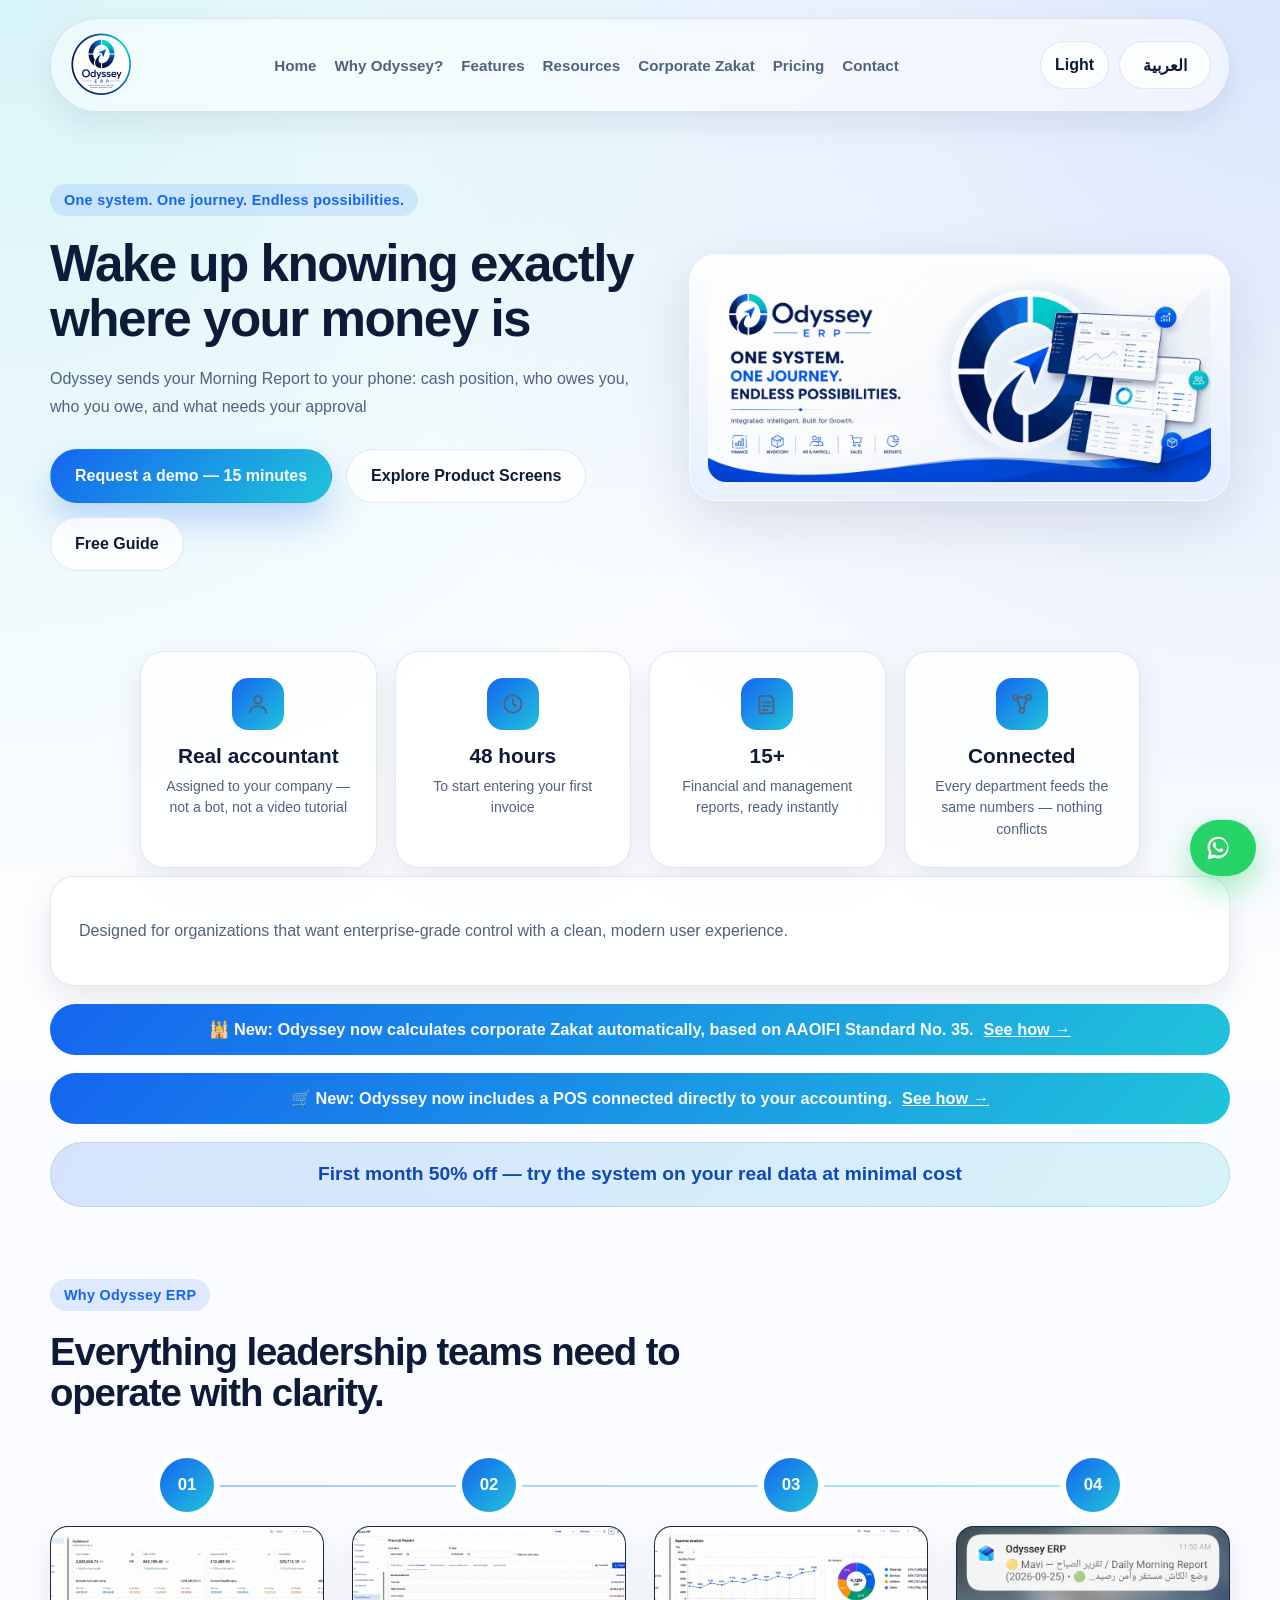
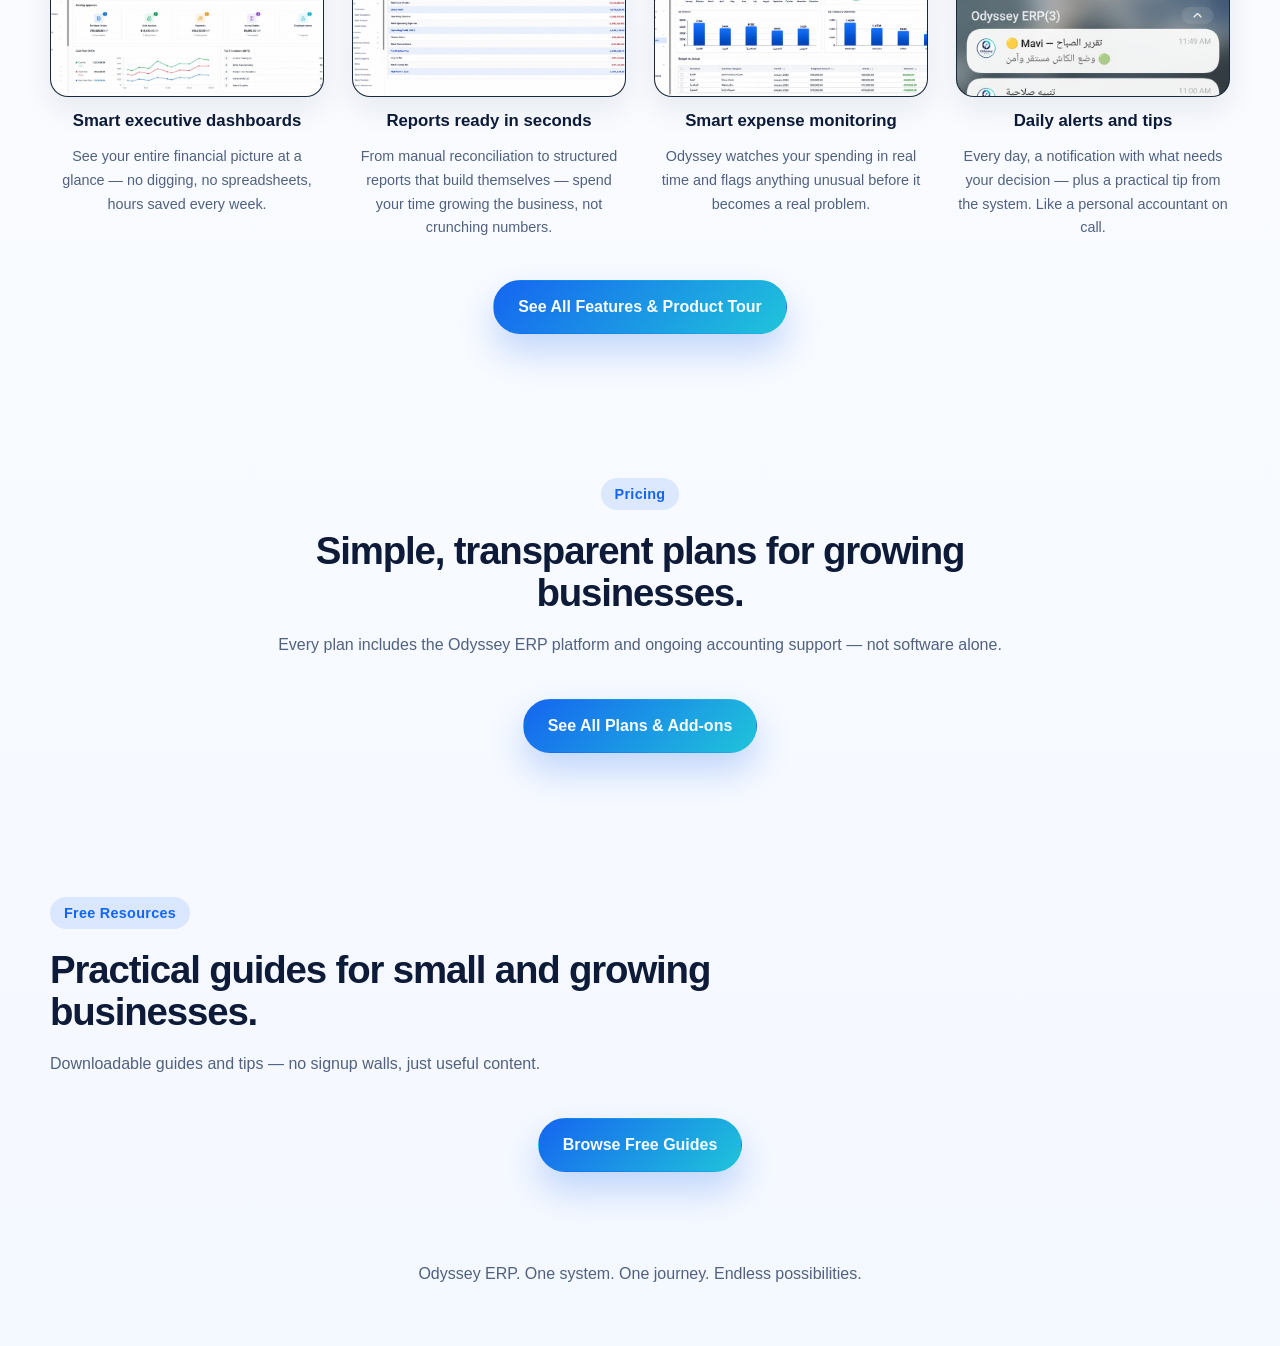
<file: index.html>
<!DOCTYPE html>
<html lang="en" dir="ltr">
<head>
  <meta charset="UTF-8">
  <meta name="viewport" content="width=device-width, initial-scale=1.0">
  <title>Odyssey ERP | Premium Business Management Platform</title>
  <meta
    name="description"
    content="Odyssey ERP unifies finance, operations, approvals, reporting, and analytics in one modern platform built for growing businesses."
  >
  <link rel="canonical" href="https://www.odyssey-erp.com/">
  <link rel="icon" type="image/png" href="Odyssey_ERP_Logo_Round.png">
  <meta property="og:type" content="website">
  <meta property="og:site_name" content="Odyssey ERP">
  <meta property="og:url" content="https://www.odyssey-erp.com/">
  <meta property="og:title" content="Odyssey ERP | Premium Business Management Platform">
  <meta property="og:description" content="Odyssey ERP unifies finance, operations, approvals, reporting, and analytics in one modern platform built for growing businesses.">
  <meta property="og:image" content="https://www.odyssey-erp.com/Cover.png">
  <meta name="twitter:card" content="summary_large_image">
  <meta name="twitter:title" content="Odyssey ERP | Premium Business Management Platform">
  <meta name="twitter:description" content="Odyssey ERP unifies finance, operations, approvals, reporting, and analytics in one modern platform built for growing businesses.">
  <meta name="twitter:image" content="https://www.odyssey-erp.com/Cover.png">
  <link rel="stylesheet" href="style.css">
  <style>
    .metrics-band { padding-top: 8px; padding-bottom: 8px; }
    .metrics-band-grid {
      display: grid;
      grid-template-columns: repeat(4, minmax(0, 1fr));
      gap: 18px;
      max-width: 1000px;
      margin: 0 auto;
    }
    .metric-tile {
      display: flex;
      flex-direction: column;
      align-items: center;
      text-align: center;
      padding: 26px 20px;
      border: 1px solid var(--surface-border);
      background: var(--surface);
      border-radius: var(--radius-lg);
      box-shadow: var(--shadow-soft);
      backdrop-filter: blur(12px);
    }
    .metric-tile-icon {
      display: inline-flex;
      align-items: center;
      justify-content: center;
      width: 52px;
      height: 52px;
      margin-bottom: 14px;
      border-radius: 16px;
      background: linear-gradient(135deg, var(--primary), var(--accent));
      color: var(--text-inverse);
    }
    .metric-tile-icon svg { width: 26px; height: 26px; }
    .metric-tile strong { display: block; font-size: 1.3rem; margin-bottom: 8px; }
    .metric-tile span { font-size: 0.88rem; line-height: 1.55; color: var(--text-soft); }
    @media (max-width: 1100px) {
      .metrics-band-grid { grid-template-columns: repeat(2, minmax(0, 1fr)); }
    }
    @media (max-width: 640px) {
      .metrics-band-grid { grid-template-columns: 1fr; }
    }
  </style>
  <!-- Google tag (gtag.js) -->
  <script async src="https://www.googletagmanager.com/gtag/js?id=G-DYQVPVSGE7"></script>
  <script>
    window.dataLayer = window.dataLayer || [];
    function gtag(){dataLayer.push(arguments);}
    gtag('js', new Date());
    gtag('config', 'G-DYQVPVSGE7');
  </script>
  <!-- Meta Pixel Code -->
  <script>
    !function(f,b,e,v,n,t,s)
    {if(f.fbq)return;n=f.fbq=function(){n.callMethod?
    n.callMethod.apply(n,arguments):n.queue.push(arguments)};
    if(!f._fbq)f._fbq=n;n.push=n;n.loaded=!0;n.version='2.0';
    n.queue=[];t=b.createElement(e);t.async=!0;
    t.src=v;s=b.getElementsByTagName(e)[0];
    s.parentNode.insertBefore(t,s)}(window, document,'script',
    'https://connect.facebook.net/en_US/fbevents.js');
    fbq('init', '1786063249489618');
    fbq('track', 'PageView');
  </script>
  <noscript><img height="1" width="1" style="display:none"
    src="https://www.facebook.com/tr?id=1786063249489618&ev=PageView&noscript=1"
  /></noscript>
  <!-- End Meta Pixel Code -->
</head>
<body>
  <div class="site-shell">
    <header class="topbar">
      <a class="brand" href="index.html" aria-label="Odyssey ERP">
        <img src="Odyssey_ERP_Logo_Round.png" alt="Odyssey ERP logo">
      </a>

      <nav class="nav" aria-label="Primary">
        <a href="index.html" data-i18n="navHome">Home</a>
        <a href="why-odyssey.html" data-i18n="navWhy">Why Odyssey?</a>
        <a href="features.html" data-i18n="navFeatures">Features</a>
        <a href="resources.html" data-i18n="navResources">Resources</a>
        <a href="zakat.html" data-i18n="navZakat">Corporate Zakat</a>
        <a href="pricing.html" data-i18n="navPricing">Pricing</a>
        <a href="contact.html" data-i18n="navContact">Contact</a>
      </nav>

      <div class="topbar-actions">
        <button class="control-btn" id="themeToggle" type="button" aria-label="Toggle theme">
          <span class="theme-icon theme-icon-light" aria-hidden="true">Light</span>
          <span class="theme-icon theme-icon-dark" aria-hidden="true">Dark</span>
        </button>
        <button class="control-btn lang-btn" id="langToggle" type="button" aria-label="Switch language">
          العربية
        </button>
        <button class="menu-btn" id="menuToggle" type="button" aria-label="Open menu">
          <span></span><span></span><span></span>
        </button>
      </div>
    </header>

    <main id="home">
      <section class="hero section">
        <div class="hero-copy reveal">
          <span class="eyebrow" data-i18n="eyebrow">One system. One journey. Endless possibilities.</span>
          <h1 data-i18n="heroTitle">Wake up knowing exactly where your money is</h1>
          <p class="hero-text" data-i18n="heroText">
            Odyssey sends your Morning Report to your phone: cash position, who owes you, who you owe, and what needs your approval
          </p>

          <div class="hero-actions">
            <a class="btn btn-primary" href="contact.html#demo" data-i18n="heroPrimary">Book a free consultation — 15 minutes</a>
            <a class="btn btn-secondary" href="features.html#showcase" data-i18n="heroSecondary">Explore Product Screens</a>
            <a class="btn btn-secondary" href="resources.html" data-i18n="navGuide">Free Guide</a>
          </div>
        </div>

        <div class="hero-visual reveal">
          <div class="hero-glow"></div>
          <div class="device-frame">
            <img src="Cover.png" alt="Odyssey ERP cover artwork" loading="lazy">
          </div>
        </div>
      </section>

      <section class="section metrics-band reveal" aria-label="Key numbers">
        <div class="metrics-band-grid">
          <article class="metric-tile">
            <span class="metric-tile-icon" aria-hidden="true">
              <svg viewBox="0 0 24 24" fill="none" xmlns="http://www.w3.org/2000/svg">
                <circle cx="12" cy="8" r="3.5" stroke="currentColor" stroke-width="1.7"/>
                <path d="M4.5 20c0-3.6 3.36-6 7.5-6s7.5 2.4 7.5 6" stroke="currentColor" stroke-width="1.7" stroke-linecap="round"/>
              </svg>
            </span>
            <strong data-i18n="metricOneTitle">Real accountant</strong>
            <span data-i18n="metricOne">Assigned to your company — not a bot, not a video tutorial</span>
          </article>
          <article class="metric-tile">
            <span class="metric-tile-icon" aria-hidden="true">
              <svg viewBox="0 0 24 24" fill="none" xmlns="http://www.w3.org/2000/svg">
                <circle cx="12" cy="12" r="8" stroke="currentColor" stroke-width="1.7"/>
                <path d="M12 7.5V12l3 2" stroke="currentColor" stroke-width="1.7" stroke-linecap="round" stroke-linejoin="round"/>
              </svg>
            </span>
            <strong data-i18n="metricTwoTitle">48 hours</strong>
            <span data-i18n="metricTwo">To start entering your first invoice</span>
          </article>
          <article class="metric-tile">
            <span class="metric-tile-icon" aria-hidden="true">
              <svg viewBox="0 0 24 24" fill="none" xmlns="http://www.w3.org/2000/svg">
                <path d="M6 4.5h9l3 3V19.5a1 1 0 0 1-1 1H6a1 1 0 0 1-1-1V5.5a1 1 0 0 1 1-1Z" stroke="currentColor" stroke-width="1.7" stroke-linejoin="round"/>
                <path d="M8.5 10.5h7M8.5 14h7M8.5 17.5h4" stroke="currentColor" stroke-width="1.7" stroke-linecap="round"/>
              </svg>
            </span>
            <strong data-i18n="metricThreeTitle">15+</strong>
            <span data-i18n="metricThree">Financial and management reports, ready instantly</span>
          </article>
          <article class="metric-tile">
            <span class="metric-tile-icon" aria-hidden="true">
              <svg viewBox="0 0 24 24" fill="none" xmlns="http://www.w3.org/2000/svg">
                <circle cx="6" cy="6" r="2.2" stroke="currentColor" stroke-width="1.7"/>
                <circle cx="18" cy="6" r="2.2" stroke="currentColor" stroke-width="1.7"/>
                <circle cx="12" cy="18" r="2.2" stroke="currentColor" stroke-width="1.7"/>
                <path d="M7.7 7.2 10.5 16M16.3 7.2 13.5 16M8.2 6h7.6" stroke="currentColor" stroke-width="1.7" stroke-linecap="round"/>
              </svg>
            </span>
            <strong data-i18n="metricFourTitle">Connected</strong>
            <span data-i18n="metricFour">Every department feeds the same numbers — nothing conflicts</span>
          </article>
        </div>
      </section>

      <section class="trust-strip reveal">
        <p data-i18n="trustText">Designed for organizations that want enterprise-grade control with a clean, modern user experience.</p>
      </section>

      <a class="announce-banner reveal" href="zakat.html">
        <span data-i18n="zakatBannerText">🕌 New: Odyssey now calculates corporate Zakat automatically, based on AAOIFI Standard No. 35.</span>
        <span class="announce-banner-cta" data-i18n="zakatBannerCta">See how →</span>
      </a>

      <a class="announce-banner reveal" href="features.html#pos">
        <span data-i18n="posBannerText">🛒 New: Odyssey now includes a POS connected directly to your accounting.</span>
        <span class="announce-banner-cta" data-i18n="posBannerCta">See how →</span>
      </a>

      <div class="risk-banner reveal">
        <p data-i18n="riskReversalText">First month 50% off — try the system on your real data at minimal cost</p>
      </div>

      <!-- Teaser sections linking out to the dedicated pages -->
      <section class="section" id="features-teaser">
        <div class="section-heading reveal">
          <span class="eyebrow" data-i18n="featuresEyebrow">Why Odyssey ERP</span>
          <h2 data-i18n="featuresTitle">Everything leadership teams need to operate with clarity.</h2>
        </div>

        <div class="journey-track">
          <article class="journey-step reveal">
            <div class="journey-num">01</div>
            <div class="journey-shot"><img src="Dashboard.jpg" alt="Odyssey ERP executive dashboard" loading="lazy"></div>
            <h3 data-i18n="feature1Title">Smart executive dashboards</h3>
            <p data-i18n="feature1Text">See your entire financial picture at a glance — no digging, no spreadsheets, hours saved every week.</p>
          </article>
          <article class="journey-step reveal">
            <div class="journey-num">02</div>
            <div class="journey-shot"><img src="Financial Reports.jpg" alt="Odyssey ERP financial reports" loading="lazy"></div>
            <h3 data-i18n="feature2Title">Reports ready in seconds</h3>
            <p data-i18n="feature2Text">From manual reconciliation to structured reports that build themselves — spend your time growing the business, not crunching numbers.</p>
          </article>
          <article class="journey-step reveal">
            <div class="journey-num">03</div>
            <div class="journey-shot"><img src="Expense Analysis.jpg" alt="Odyssey ERP expense monitoring" loading="lazy"></div>
            <h3 data-i18n="feature3Title">Smart expense monitoring</h3>
            <p data-i18n="feature3Text">Odyssey watches your spending in real time and flags anything unusual before it becomes a real problem.</p>
          </article>
          <article class="journey-step reveal">
            <div class="journey-num">04</div>
            <div class="journey-shot journey-shot-notification"><img src="morning_report_notification.jpg" alt="Odyssey ERP daily notification" loading="lazy"></div>
            <h3 data-i18n="feature4Title">Daily alerts and tips</h3>
            <p data-i18n="feature4Text">Every day, a notification with what needs your decision — plus a practical tip from the system. Like a personal accountant on call.</p>
          </article>
        </div>

        <div class="section-cta reveal">
          <a class="btn btn-primary" href="features.html" data-i18n="seeAllFeatures">See All Features & Product Tour</a>
        </div>
      </section>

      <section class="section pricing-teaser" id="pricing-teaser">
        <div class="section-heading reveal" style="text-align:center; margin-left:auto; margin-right:auto;">
          <span class="eyebrow" data-i18n="pricingEyebrow">Pricing</span>
          <h2 data-i18n="pricingTitle">Simple, transparent plans for growing businesses.</h2>
          <p data-i18n="pricingSubtitle">Every plan includes the Odyssey ERP platform and ongoing accounting support — not software alone.</p>
        </div>

        <div class="section-cta reveal">
          <a class="btn btn-primary" href="pricing.html" data-i18n="seeAllPlans">See All Plans & Add-ons</a>
        </div>
      </section>

      <section class="section resources-teaser" id="resources-teaser">
        <div class="section-heading reveal">
          <span class="eyebrow" data-i18n="resourcesEyebrow">Free Resources</span>
          <h2 data-i18n="resourcesTeaserTitle">Practical guides for small and growing businesses.</h2>
          <p data-i18n="resourcesTeaserText">Downloadable guides and tips — no signup walls, just useful content.</p>
        </div>
        <div class="section-cta reveal">
          <a class="btn btn-primary" href="resources.html" data-i18n="browseResources">Browse Free Guides</a>
        </div>
      </section>
    </main>

    <footer class="footer">
      <p data-i18n="footerText">Odyssey ERP. One system. One journey. Endless possibilities.</p>
    </footer>
  </div>

  <a
    class="whatsapp-fab"
    id="whatsappFab"
    href="https://wa.me/201555568029"
    target="_blank"
    rel="noreferrer"
    aria-label="Chat with us on WhatsApp"
  >
    <svg viewBox="0 0 32 32" fill="currentColor" aria-hidden="true">
      <path d="M16.02 3C9.4 3 4 8.36 4 14.94c0 2.35.66 4.55 1.8 6.43L4 29l7.83-1.75a12.9 12.9 0 0 0 4.19.7c6.62 0 12.02-5.36 12.02-11.94C28.04 8.36 22.64 3 16.02 3zm0 21.7c-1.53 0-2.99-.36-4.29-1.05l-.31-.17-3.63.81.78-3.58-.2-.32a9.7 9.7 0 0 1-1.55-5.25c0-5.37 4.4-9.75 9.8-9.75s9.8 4.38 9.8 9.75-4.4 9.56-9.8 9.56zm5.47-7.33c-.3-.15-1.77-.87-2.05-.97-.27-.1-.47-.15-.67.15-.2.3-.77.97-.94 1.17-.17.2-.35.22-.65.07-.3-.15-1.24-.46-2.36-1.46-.87-.78-1.46-1.74-1.63-2.04-.17-.3-.02-.46.13-.6.13-.13.3-.35.45-.52.15-.17.2-.3.3-.5.1-.2.05-.37-.02-.52-.07-.15-.67-1.6-.92-2.2-.24-.57-.49-.5-.67-.5h-.57c-.2 0-.52.07-.79.37-.27.3-1.04 1.02-1.04 2.48s1.07 2.88 1.22 3.08c.15.2 2.1 3.2 5.09 4.49.71.31 1.27.49 1.7.63.71.23 1.36.19 1.87.12.57-.09 1.77-.72 2.02-1.42.25-.7.25-1.3.17-1.42-.07-.13-.27-.2-.57-.35z"/>
    </svg>
    <span class="whatsapp-label" data-i18n="whatsappLabel">Chat with us</span>
  </a>

  <script src="lead-form.config.js"></script>
  <script src="gallery-manifest.js"></script>
  <script src="script.js"></script>
</body>
</html>
</file>
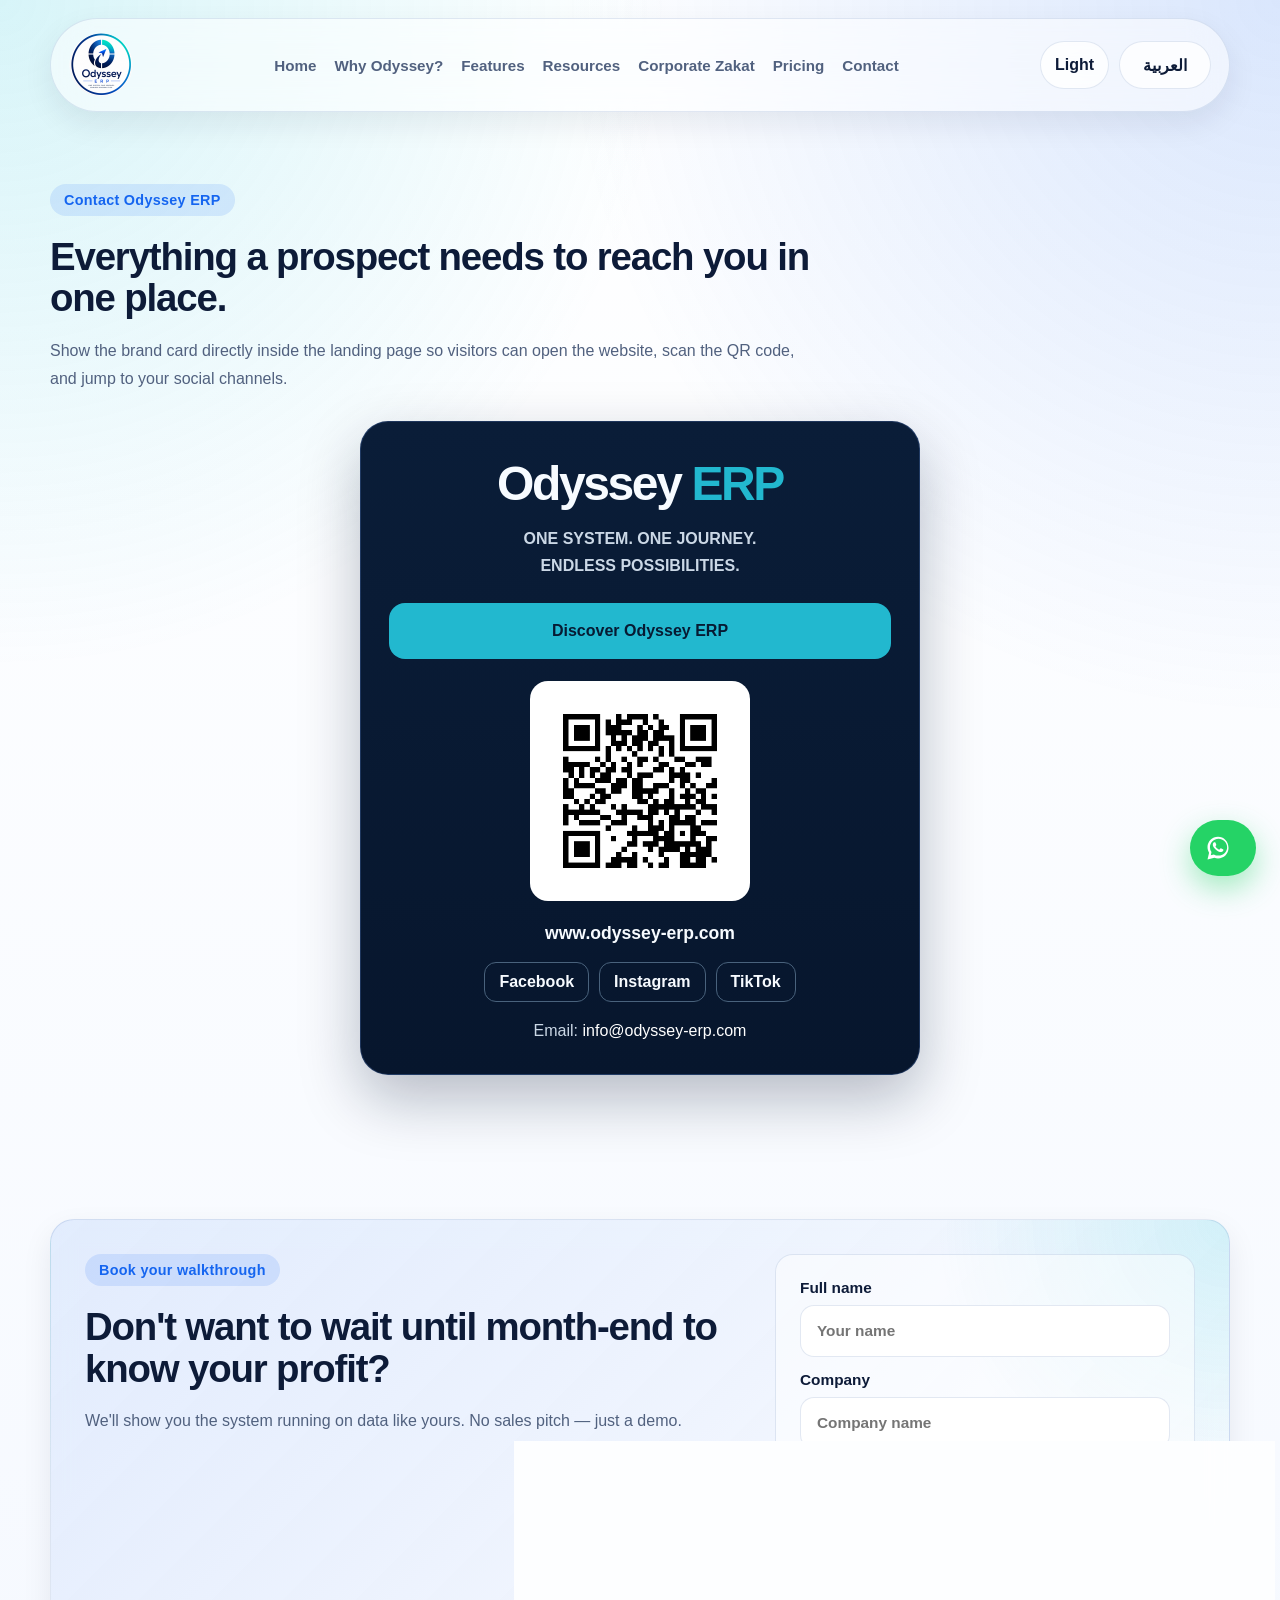
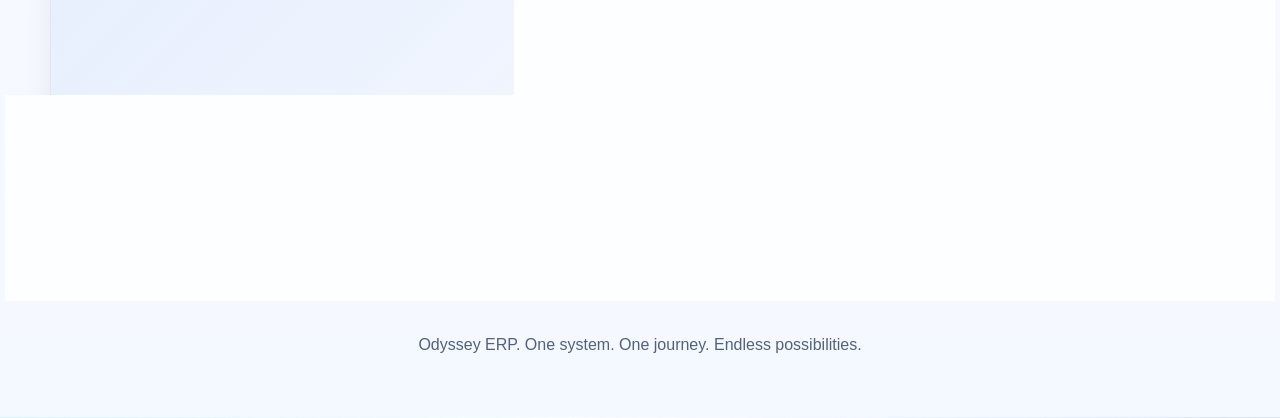
<file: contact.html>
<!DOCTYPE html>
<html lang="en" dir="ltr">
<head>
  <meta charset="UTF-8">
  <meta name="viewport" content="width=device-width, initial-scale=1.0">
  <title>Contact & Book a Demo | Odyssey ERP</title>
  <meta
    name="description"
    content="Book a free 15-minute Odyssey ERP walkthrough, or reach us directly on WhatsApp, email, and social channels."
  >
  <link rel="canonical" href="https://www.odyssey-erp.com/contact.html">
  <link rel="icon" type="image/png" href="Odyssey_ERP_Logo_Round.png">
  <meta property="og:type" content="website">
  <meta property="og:site_name" content="Odyssey ERP">
  <meta property="og:url" content="https://www.odyssey-erp.com/contact.html">
  <meta property="og:title" content="Contact & Book a Demo | Odyssey ERP">
  <meta property="og:description" content="Book a free 15-minute Odyssey ERP walkthrough, or reach us directly on WhatsApp, email, and social channels.">
  <meta property="og:image" content="https://www.odyssey-erp.com/Cover.png">
  <meta name="twitter:card" content="summary_large_image">
  <meta name="twitter:title" content="Contact & Book a Demo | Odyssey ERP">
  <meta name="twitter:description" content="Book a free 15-minute Odyssey ERP walkthrough, or reach us directly on WhatsApp, email, and social channels.">
  <meta name="twitter:image" content="https://www.odyssey-erp.com/Cover.png">
  <link rel="stylesheet" href="style.css">
  <!-- Google tag (gtag.js) -->
  <script async src="https://www.googletagmanager.com/gtag/js?id=G-DYQVPVSGE7"></script>
  <script>
    window.dataLayer = window.dataLayer || [];
    function gtag(){dataLayer.push(arguments);}
    gtag('js', new Date());
    gtag('config', 'G-DYQVPVSGE7');
  </script>
  <!-- Meta Pixel Code -->
  <script>
    !function(f,b,e,v,n,t,s)
    {if(f.fbq)return;n=f.fbq=function(){n.callMethod?
    n.callMethod.apply(n,arguments):n.queue.push(arguments)};
    if(!f._fbq)f._fbq=n;n.push=n;n.loaded=!0;n.version='2.0';
    n.queue=[];t=b.createElement(e);t.async=!0;
    t.src=v;s=b.getElementsByTagName(e)[0];
    s.parentNode.insertBefore(t,s)}(window, document,'script',
    'https://connect.facebook.net/en_US/fbevents.js');
    fbq('init', '1786063249489618');
    fbq('track', 'PageView');
  </script>
  <noscript><img height="1" width="1" style="display:none"
    src="https://www.facebook.com/tr?id=1786063249489618&ev=PageView&noscript=1"
  /></noscript>
  <!-- End Meta Pixel Code -->
</head>
<body>
  <div class="site-shell">
    <header class="topbar">
      <a class="brand" href="index.html" aria-label="Odyssey ERP">
        <img src="Odyssey_ERP_Logo_Round.png" alt="Odyssey ERP logo">
      </a>

      <nav class="nav" aria-label="Primary">
        <a href="index.html" data-i18n="navHome">Home</a>
        <a href="why-odyssey.html" data-i18n="navWhy">Why Odyssey?</a>
        <a href="features.html" data-i18n="navFeatures">Features</a>
        <a href="resources.html" data-i18n="navResources">Resources</a>
        <a href="zakat.html" data-i18n="navZakat">Corporate Zakat</a>
        <a href="pricing.html" data-i18n="navPricing">Pricing</a>
        <a href="contact.html" data-i18n="navContact">Contact</a>
      </nav>

      <div class="topbar-actions">
        <button class="control-btn" id="themeToggle" type="button" aria-label="Toggle theme">
          <span class="theme-icon theme-icon-light" aria-hidden="true">Light</span>
          <span class="theme-icon theme-icon-dark" aria-hidden="true">Dark</span>
        </button>
        <button class="control-btn lang-btn" id="langToggle" type="button" aria-label="Switch language">
          العربية
        </button>
        <button class="menu-btn" id="menuToggle" type="button" aria-label="Open menu">
          <span></span><span></span><span></span>
        </button>
      </div>
    </header>

    <main>
      <section class="section contact-section" id="contact">
        <div class="section-heading reveal">
          <span class="eyebrow">Contact Odyssey ERP</span>
          <h2>Everything a prospect needs to reach you in one place.</h2>
          <p>Show the brand card directly inside the landing page so visitors can open the website, scan the QR code, and jump to your social channels.</p>
        </div>

        <div class="contact-card-wrapper reveal">
          <div class="contact-card">
            <div class="contact-logo">Odyssey <span>ERP</span></div>
            <div class="contact-tag">ONE SYSTEM. ONE JOURNEY.<br>ENDLESS POSSIBILITIES.</div>
            <a class="contact-main-link" href="https://www.odyssey-erp.com" target="_blank" rel="noreferrer">Discover Odyssey ERP</a>
            <div class="contact-qr">
              <img src="[data-uri]" alt="QR Code to Odyssey ERP website" loading="lazy">
            </div>
            <div class="contact-site">
              <a href="https://www.odyssey-erp.com" target="_blank" rel="noreferrer">www.odyssey-erp.com</a>
            </div>
            <div class="contact-social">
              <a href="https://www.facebook.com/share/1CxrahnLTz/" target="_blank" rel="noreferrer">Facebook</a>
              <a href="https://www.instagram.com/odyssey_erp/" target="_blank" rel="noreferrer">Instagram</a>
              <a href="https://www.tiktok.com/@odyssey.erp" target="_blank" rel="noreferrer">TikTok</a>
            </div>
            <div class="contact-email">Email: <a href="mailto:info@odyssey-erp.com">info@odyssey-erp.com</a></div>
          </div>
        </div>
      </section>

      <section class="section cta-section" id="demo">
        <div class="cta-card reveal">
          <div class="cta-copy">
            <span class="eyebrow" data-i18n="ctaEyebrow">Book your walkthrough</span>
            <h2 data-i18n="ctaTitle">Don't want to wait until month-end to know your profit?</h2>
            <p data-i18n="ctaText">We'll show you the system running on data like yours. No sales pitch — just a demo.</p>
          </div>

          <form class="demo-form" id="demoForm" novalidate>
            <label>
              <span data-i18n="formName">Full name</span>
              <input type="text" name="name" data-i18n-placeholder="formNamePlaceholder" placeholder="Your name" required autocomplete="name">
            </label>
            <label>
              <span data-i18n="formCompany">Company</span>
              <input type="text" name="company" data-i18n-placeholder="formCompanyPlaceholder" placeholder="Company name" required autocomplete="organization">
            </label>
            <label>
              <span data-i18n="formEmail">Work email</span>
              <input type="email" name="email" data-i18n-placeholder="formEmailPlaceholder" placeholder="name@company.com" required autocomplete="email" inputmode="email">
            </label>
            <label>
              <span data-i18n="formPhone">Phone</span>
              <input type="tel" name="phone" data-i18n-placeholder="formPhonePlaceholder" placeholder="+20 000 000 0000" required autocomplete="tel" inputmode="tel">
            </label>
            <div class="form-honeypot" aria-hidden="true">
              <label for="websiteField">Website</label>
              <input type="text" id="websiteField" name="website" tabindex="-1" autocomplete="off">
            </div>
            <button class="btn btn-primary btn-block submit-btn" id="formSubmitButton" type="submit">
              <span class="btn-spinner" aria-hidden="true"></span>
              <span data-i18n="formSubmit">Book free consultation — 15 minutes only</span>
            </button>
            <p class="form-note" id="formMessage" data-state="idle" data-i18n="formNote">We'll use these details to contact you and arrange a tailored demo.</p>
          </form>
        </div>
      </section>
    </main>

    <footer class="footer">
      <p data-i18n="footerText">Odyssey ERP. One system. One journey. Endless possibilities.</p>
    </footer>
  </div>

  <a
    class="whatsapp-fab"
    id="whatsappFab"
    href="https://wa.me/201555568029"
    target="_blank"
    rel="noreferrer"
    aria-label="Chat with us on WhatsApp"
  >
    <svg viewBox="0 0 32 32" fill="currentColor" aria-hidden="true">
      <path d="M16.02 3C9.4 3 4 8.36 4 14.94c0 2.35.66 4.55 1.8 6.43L4 29l7.83-1.75a12.9 12.9 0 0 0 4.19.7c6.62 0 12.02-5.36 12.02-11.94C28.04 8.36 22.64 3 16.02 3zm0 21.7c-1.53 0-2.99-.36-4.29-1.05l-.31-.17-3.63.81.78-3.58-.2-.32a9.7 9.7 0 0 1-1.55-5.25c0-5.37 4.4-9.75 9.8-9.75s9.8 4.38 9.8 9.75-4.4 9.56-9.8 9.56zm5.47-7.33c-.3-.15-1.77-.87-2.05-.97-.27-.1-.47-.15-.67.15-.2.3-.77.97-.94 1.17-.17.2-.35.22-.65.07-.3-.15-1.24-.46-2.36-1.46-.87-.78-1.46-1.74-1.63-2.04-.17-.3-.02-.46.13-.6.13-.13.3-.35.45-.52.15-.17.2-.3.3-.5.1-.2.05-.37-.02-.52-.07-.15-.67-1.6-.92-2.2-.24-.57-.49-.5-.67-.5h-.57c-.2 0-.52.07-.79.37-.27.3-1.04 1.02-1.04 2.48s1.07 2.88 1.22 3.08c.15.2 2.1 3.2 5.09 4.49.71.31 1.27.49 1.7.63.71.23 1.36.19 1.87.12.57-.09 1.77-.72 2.02-1.42.25-.7.25-1.3.17-1.42-.07-.13-.27-.2-.57-.35z"/>
    </svg>
    <span class="whatsapp-label" data-i18n="whatsappLabel">Chat with us</span>
  </a>

  <iframe name="leadCaptureFrame" id="leadCaptureFrame" class="submission-frame" title="Background form submission"></iframe>
  <script src="lead-form.config.js"></script>
  <script src="gallery-manifest.js"></script>
  <script src="script.js"></script>
</body>
</html>
</file>
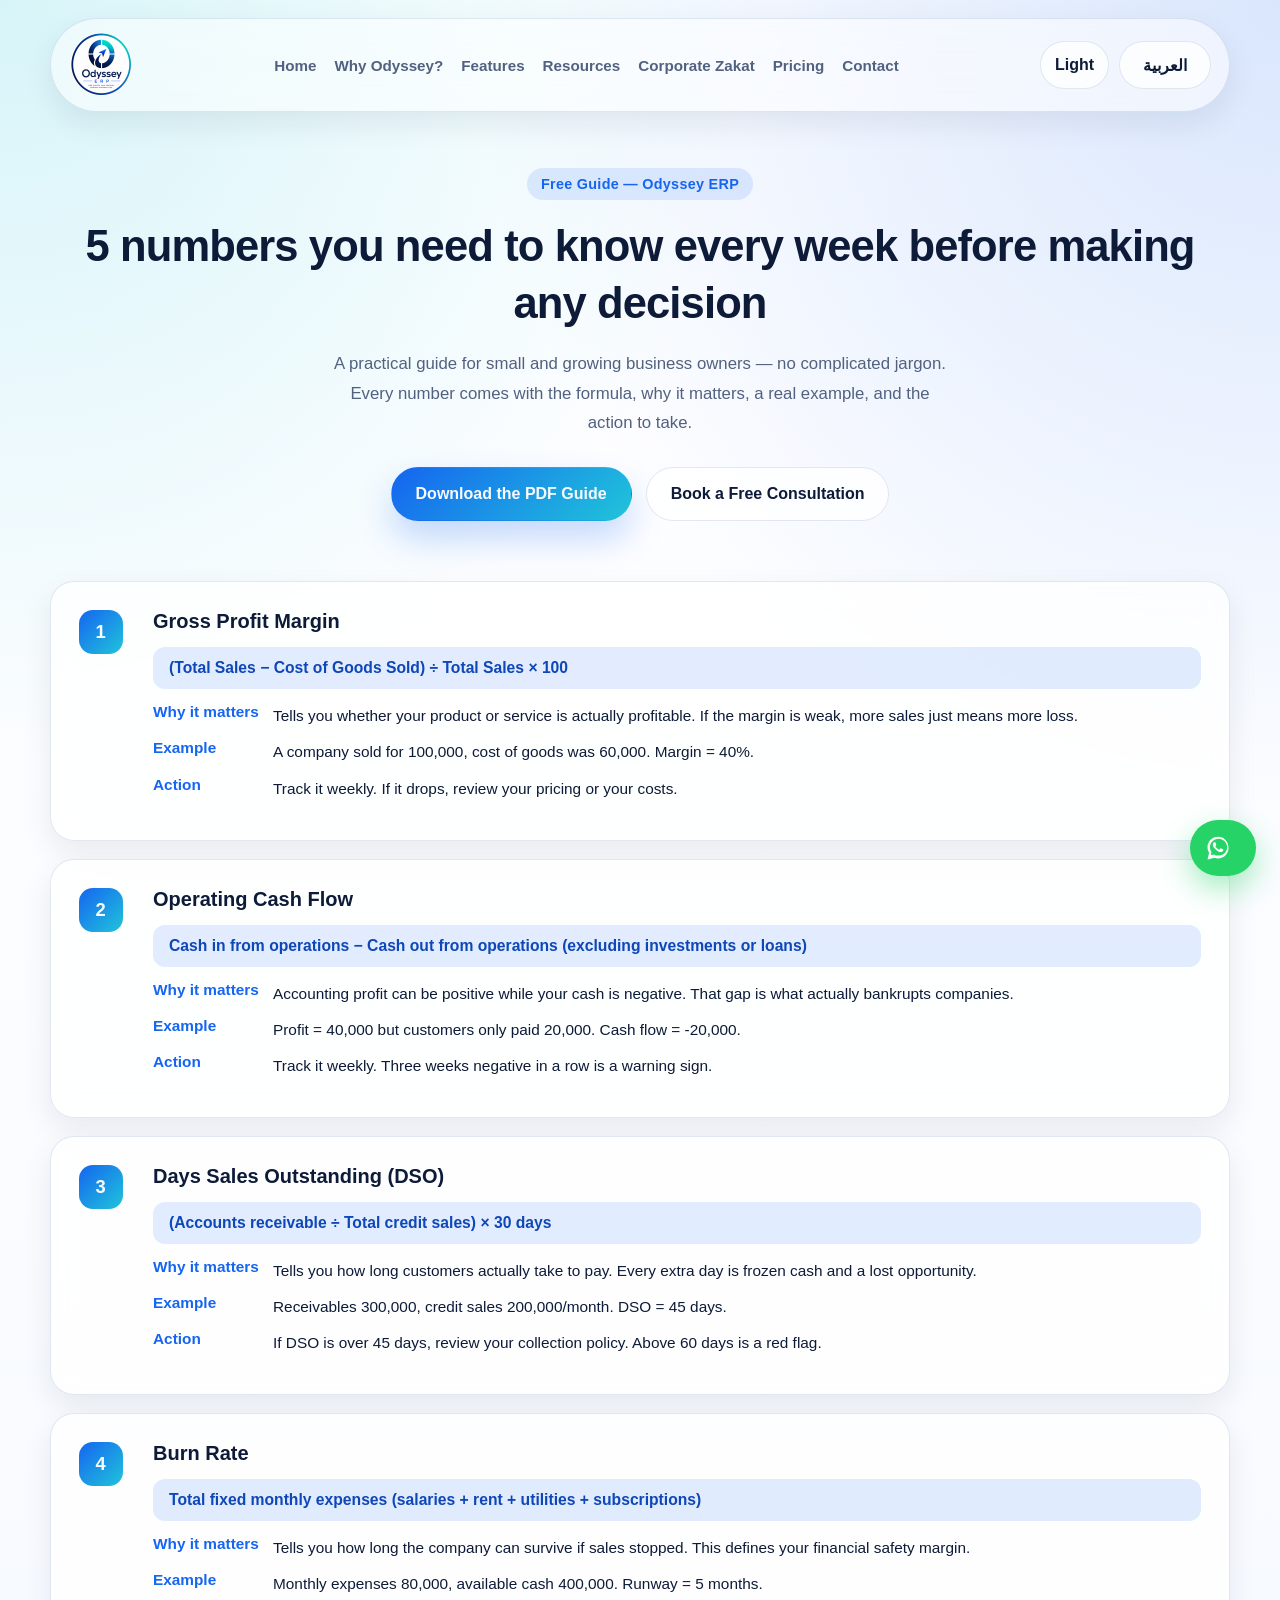
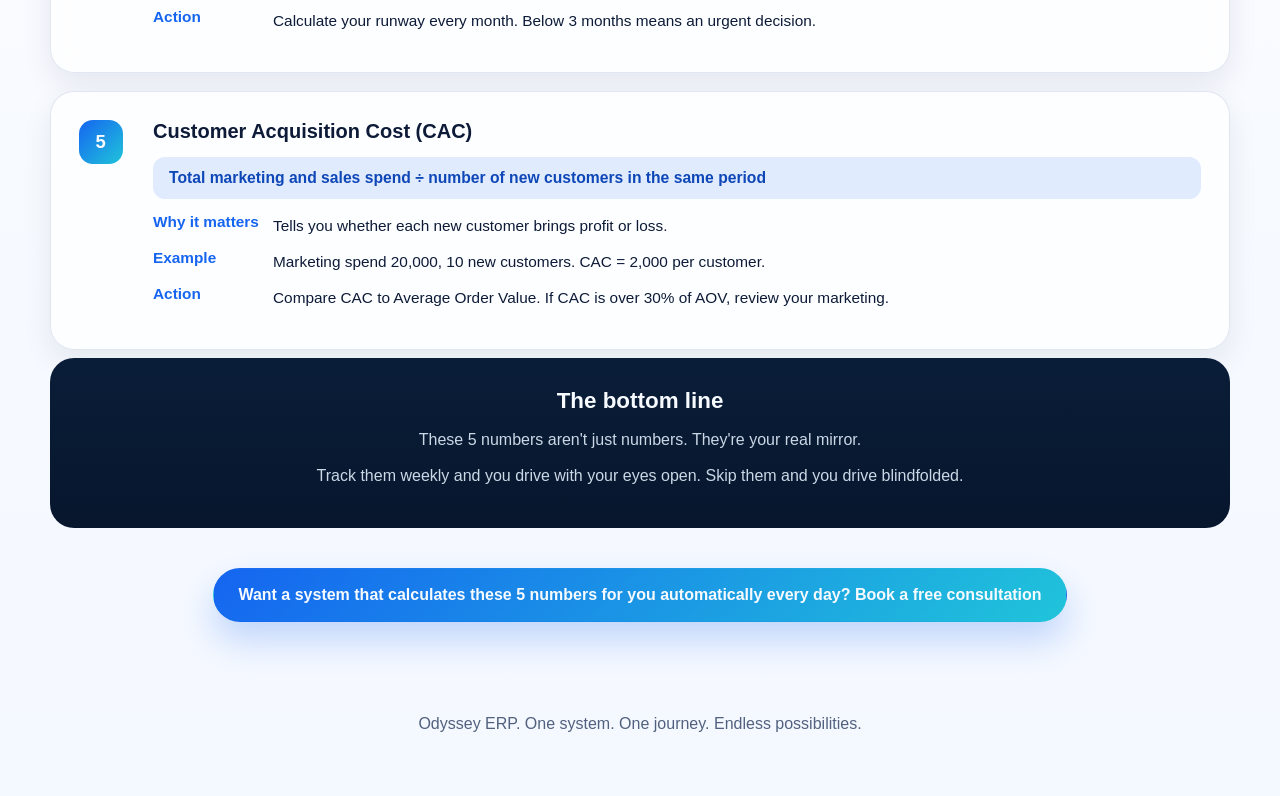
<file: guide-5-numbers.html>
<!DOCTYPE html>
<html lang="en" dir="ltr">
<head>
  <meta charset="UTF-8">
  <meta name="viewport" content="width=device-width, initial-scale=1.0">
  <title>5 Numbers You Need to Know Every Week | Odyssey ERP</title>
  <meta
    name="description"
    content="Free Odyssey ERP guide: 5 financial numbers every small or growing business owner needs to know every week before making any decision."
  >
  <link rel="canonical" href="https://www.odyssey-erp.com/guide-5-numbers.html">
  <link rel="icon" type="image/png" href="Odyssey_ERP_Logo_Round.png">
  <meta property="og:type" content="website">
  <meta property="og:site_name" content="Odyssey ERP">
  <meta property="og:url" content="https://www.odyssey-erp.com/guide-5-numbers.html">
  <meta property="og:title" content="5 Numbers You Need to Know Every Week | Odyssey ERP">
  <meta property="og:description" content="Free Odyssey ERP guide: 5 financial numbers every small or growing business owner needs to know every week before making any decision.">
  <meta property="og:image" content="https://www.odyssey-erp.com/Cover.png">
  <meta name="twitter:card" content="summary_large_image">
  <meta name="twitter:title" content="5 Numbers You Need to Know Every Week | Odyssey ERP">
  <meta name="twitter:description" content="Free Odyssey ERP guide: 5 financial numbers every small or growing business owner needs to know every week before making any decision.">
  <meta name="twitter:image" content="https://www.odyssey-erp.com/Cover.png">
  <link rel="stylesheet" href="style.css">
  <!-- Google tag (gtag.js) -->
  <script async src="https://www.googletagmanager.com/gtag/js?id=G-DYQVPVSGE7"></script>
  <script>
    window.dataLayer = window.dataLayer || [];
    function gtag(){dataLayer.push(arguments);}
    gtag('js', new Date());
    gtag('config', 'G-DYQVPVSGE7');
  </script>
  <!-- Meta Pixel Code -->
  <script>
    !function(f,b,e,v,n,t,s)
    {if(f.fbq)return;n=f.fbq=function(){n.callMethod?
    n.callMethod.apply(n,arguments):n.queue.push(arguments)};
    if(!f._fbq)f._fbq=n;n.push=n;n.loaded=!0;n.version='2.0';
    n.queue=[];t=b.createElement(e);t.async=!0;
    t.src=v;s=b.getElementsByTagName(e)[0];
    s.parentNode.insertBefore(t,s)}(window, document,'script',
    'https://connect.facebook.net/en_US/fbevents.js');
    fbq('init', '1786063249489618');
    fbq('track', 'PageView');
  </script>
  <noscript><img height="1" width="1" style="display:none"
    src="https://www.facebook.com/tr?id=1786063249489618&ev=PageView&noscript=1"
  /></noscript>
  <!-- End Meta Pixel Code -->
  <style>
    /* Page-specific additions — reuse site tokens, add only what the guide needs */
    .guide-hero {
      padding: 56px 0 8px;
      text-align: center;
    }
    .guide-hero .eyebrow { margin-bottom: 18px; }
    .guide-hero h1 {
      margin: 0 0 18px;
      font-size: clamp(1.8rem, 3.4vw, 2.8rem);
      line-height: 1.3;
      letter-spacing: -0.02em;
    }
    .guide-hero p {
      max-width: 620px;
      margin: 0 auto 30px;
      color: var(--text-soft);
      line-height: 1.75;
      font-size: 1.05rem;
    }
    .guide-download-row {
      display: flex;
      justify-content: center;
      gap: 14px;
      flex-wrap: wrap;
      margin-bottom: 8px;
    }
    .guide-metrics {
      display: grid;
      gap: 18px;
      margin-top: 20px;
    }
    .guide-metric-card {
      display: grid;
      grid-template-columns: 56px 1fr;
      gap: 18px;
      padding: 28px;
    }
    .guide-metric-num {
      width: 44px;
      height: 44px;
      display: inline-flex;
      align-items: center;
      justify-content: center;
      border-radius: 14px;
      background: linear-gradient(135deg, var(--primary), var(--accent));
      color: var(--text-inverse);
      font-weight: 900;
      font-size: 1.15rem;
    }
    .guide-metric-title {
      margin: 0 0 4px;
      font-size: 1.25rem;
    }
    .guide-metric-title .en {
      display: block;
      margin-top: 2px;
      font-size: 0.82rem;
      font-weight: 500;
      color: var(--text-soft);
    }
    .guide-formula {
      margin: 14px 0;
      padding: 12px 16px;
      border-radius: 12px;
      background: var(--primary-soft);
      color: var(--primary-strong);
      font-weight: 800;
      font-size: 0.98rem;
    }
    .guide-row {
      display: grid;
      grid-template-columns: 110px 1fr;
      gap: 10px;
      margin-bottom: 10px;
      font-size: 0.96rem;
    }
    .guide-row .guide-label {
      font-weight: 800;
      color: var(--primary);
    }
    .guide-row .guide-value {
      color: var(--text);
      line-height: 1.7;
    }
    .guide-summary {
      margin-top: 8px;
      padding: 30px 28px;
      border-radius: var(--radius-lg);
      color: #f7fbff;
      background: linear-gradient(180deg, #0a1d38, #07162d);
      text-align: center;
    }
    .guide-summary h2 { margin: 0 0 12px; font-size: 1.4rem; }
    .guide-summary p { margin: 0 0 8px; color: #cbd8e6; line-height: 1.75; }
    @media (max-width: 640px) {
      .guide-metric-card { grid-template-columns: 1fr; }
      .guide-row { grid-template-columns: 1fr; gap: 2px; }
    }
  </style>
</head>
<body>
  <div class="site-shell">
    <header class="topbar">
      <a class="brand" href="index.html" aria-label="Odyssey ERP">
        <img src="Odyssey_ERP_Logo_Round.png" alt="Odyssey ERP logo">
      </a>

      <nav class="nav" aria-label="Primary">
        <a href="index.html" data-i18n="navHome">Home</a>
        <a href="why-odyssey.html" data-i18n="navWhy">Why Odyssey?</a>
        <a href="features.html" data-i18n="navFeatures">Features</a>
        <a href="resources.html" data-i18n="navResources">Resources</a>
        <a href="zakat.html" data-i18n="navZakat">Corporate Zakat</a>
        <a href="pricing.html" data-i18n="navPricing">Pricing</a>
        <a href="contact.html" data-i18n="navContact">Contact</a>
      </nav>

      <div class="topbar-actions">
        <button class="control-btn" id="themeToggle" type="button" aria-label="Toggle theme">
          <span class="theme-icon theme-icon-light" aria-hidden="true">Light</span>
          <span class="theme-icon theme-icon-dark" aria-hidden="true">Dark</span>
        </button>
        <button class="control-btn lang-btn" id="langToggle" type="button" aria-label="Switch language">
          العربية
        </button>
        <button class="menu-btn" id="menuToggle" type="button" aria-label="Open menu">
          <span></span><span></span><span></span>
        </button>
      </div>
    </header>

    <main>
      <section class="section guide-hero">
        <span class="eyebrow" data-i18n="guideEyebrow">Free Guide — Odyssey ERP</span>
        <h1 data-i18n="guideH1">5 numbers you need to know every week before making any decision</h1>
        <p data-i18n="guideIntro">A practical guide for small and growing business owners — no complicated jargon. Every number comes with the formula, why it matters, a real example, and the action to take.</p>
        <div class="guide-download-row">
          <a class="btn btn-primary" href="Odyssey_5_Numbers_Guide.pdf" download data-i18n="guideDownloadPdf" onclick="if (typeof fbq === 'function') fbq('trackCustom', 'GuidePDFDownload');">Download the PDF Guide</a>
          <a class="btn btn-secondary" href="contact.html#demo" data-i18n="guideBookConsult">Book a Free Consultation</a>
        </div>
      </section>

      <section class="section" style="padding-top:24px;">
        <div class="guide-metrics">

          <article class="metric-card guide-metric-card reveal">
            <div class="guide-metric-num">1</div>
            <div>
              <h3 class="guide-metric-title" data-i18n="guideMetric1Title">Gross Profit Margin</h3>
              <div class="guide-formula" data-i18n="guideMetric1Formula">(Total Sales − Cost of Goods Sold) ÷ Total Sales × 100</div>
              <div class="guide-row"><span class="guide-label" data-i18n="guideWhyLabel">Why it matters</span><span class="guide-value" data-i18n="guideMetric1Why">Tells you whether your product or service is actually profitable. If the margin is weak, more sales just means more loss.</span></div>
              <div class="guide-row"><span class="guide-label" data-i18n="guideExampleLabel">Example</span><span class="guide-value" data-i18n="guideMetric1Example">A company sold for 100,000, cost of goods was 60,000. Margin = 40%.</span></div>
              <div class="guide-row"><span class="guide-label" data-i18n="guideActionLabel">Action</span><span class="guide-value" data-i18n="guideMetric1Action">Track it weekly. If it drops, review your pricing or your costs.</span></div>
            </div>
          </article>

          <article class="metric-card guide-metric-card reveal">
            <div class="guide-metric-num">2</div>
            <div>
              <h3 class="guide-metric-title" data-i18n="guideMetric2Title">Operating Cash Flow</h3>
              <div class="guide-formula" data-i18n="guideMetric2Formula">Cash in from operations − Cash out from operations (excluding investments or loans)</div>
              <div class="guide-row"><span class="guide-label" data-i18n="guideWhyLabel">Why it matters</span><span class="guide-value" data-i18n="guideMetric2Why">Accounting profit can be positive while your cash is negative. That gap is what actually bankrupts companies.</span></div>
              <div class="guide-row"><span class="guide-label" data-i18n="guideExampleLabel">Example</span><span class="guide-value" data-i18n="guideMetric2Example">Profit = 40,000 but customers only paid 20,000. Cash flow = -20,000.</span></div>
              <div class="guide-row"><span class="guide-label" data-i18n="guideActionLabel">Action</span><span class="guide-value" data-i18n="guideMetric2Action">Track it weekly. Three weeks negative in a row is a warning sign.</span></div>
            </div>
          </article>

          <article class="metric-card guide-metric-card reveal">
            <div class="guide-metric-num">3</div>
            <div>
              <h3 class="guide-metric-title" data-i18n="guideMetric3Title">Days Sales Outstanding (DSO)</h3>
              <div class="guide-formula" data-i18n="guideMetric3Formula">(Accounts receivable ÷ Total credit sales) × 30 days</div>
              <div class="guide-row"><span class="guide-label" data-i18n="guideWhyLabel">Why it matters</span><span class="guide-value" data-i18n="guideMetric3Why">Tells you how long customers actually take to pay. Every extra day is frozen cash and a lost opportunity.</span></div>
              <div class="guide-row"><span class="guide-label" data-i18n="guideExampleLabel">Example</span><span class="guide-value" data-i18n="guideMetric3Example">Receivables 300,000, credit sales 200,000/month. DSO = 45 days.</span></div>
              <div class="guide-row"><span class="guide-label" data-i18n="guideActionLabel">Action</span><span class="guide-value" data-i18n="guideMetric3Action">If DSO is over 45 days, review your collection policy. Above 60 days is a red flag.</span></div>
            </div>
          </article>

          <article class="metric-card guide-metric-card reveal">
            <div class="guide-metric-num">4</div>
            <div>
              <h3 class="guide-metric-title" data-i18n="guideMetric4Title">Burn Rate</h3>
              <div class="guide-formula" data-i18n="guideMetric4Formula">Total fixed monthly expenses (salaries + rent + utilities + subscriptions)</div>
              <div class="guide-row"><span class="guide-label" data-i18n="guideWhyLabel">Why it matters</span><span class="guide-value" data-i18n="guideMetric4Why">Tells you how long the company can survive if sales stopped. This defines your financial safety margin.</span></div>
              <div class="guide-row"><span class="guide-label" data-i18n="guideExampleLabel">Example</span><span class="guide-value" data-i18n="guideMetric4Example">Monthly expenses 80,000, available cash 400,000. Runway = 5 months.</span></div>
              <div class="guide-row"><span class="guide-label" data-i18n="guideActionLabel">Action</span><span class="guide-value" data-i18n="guideMetric4Action">Calculate your runway every month. Below 3 months means an urgent decision.</span></div>
            </div>
          </article>

          <article class="metric-card guide-metric-card reveal">
            <div class="guide-metric-num">5</div>
            <div>
              <h3 class="guide-metric-title" data-i18n="guideMetric5Title">Customer Acquisition Cost (CAC)</h3>
              <div class="guide-formula" data-i18n="guideMetric5Formula">Total marketing and sales spend ÷ number of new customers in the same period</div>
              <div class="guide-row"><span class="guide-label" data-i18n="guideWhyLabel">Why it matters</span><span class="guide-value" data-i18n="guideMetric5Why">Tells you whether each new customer brings profit or loss.</span></div>
              <div class="guide-row"><span class="guide-label" data-i18n="guideExampleLabel">Example</span><span class="guide-value" data-i18n="guideMetric5Example">Marketing spend 20,000, 10 new customers. CAC = 2,000 per customer.</span></div>
              <div class="guide-row"><span class="guide-label" data-i18n="guideActionLabel">Action</span><span class="guide-value" data-i18n="guideMetric5Action">Compare CAC to Average Order Value. If CAC is over 30% of AOV, review your marketing.</span></div>
            </div>
          </article>

        </div>

        <div class="guide-summary reveal">
          <h2 data-i18n="guideSummaryTitle">The bottom line</h2>
          <p data-i18n="guideSummaryText1">These 5 numbers aren't just numbers. They're your real mirror.</p>
          <p data-i18n="guideSummaryText2">Track them weekly and you drive with your eyes open. Skip them and you drive blindfolded.</p>
        </div>

        <div class="section-cta reveal">
          <a class="btn btn-primary" href="contact.html#demo" data-i18n="guideFinalCta">Want a system that calculates these 5 numbers for you automatically every day? Book a free consultation</a>
        </div>
      </section>
    </main>

    <footer class="footer">
      <p data-i18n="footerText">Odyssey ERP. One system. One journey. Endless possibilities.</p>
    </footer>
  </div>

  <a
    class="whatsapp-fab"
    href="https://wa.me/201555568029"
    target="_blank"
    rel="noreferrer"
    aria-label="Chat with us on WhatsApp"
  >
    <svg viewBox="0 0 32 32" fill="currentColor" aria-hidden="true">
      <path d="M16.02 3C9.4 3 4 8.36 4 14.94c0 2.35.66 4.55 1.8 6.43L4 29l7.83-1.75a12.9 12.9 0 0 0 4.19.7c6.62 0 12.02-5.36 12.02-11.94C28.04 8.36 22.64 3 16.02 3zm0 21.7c-1.53 0-2.99-.36-4.29-1.05l-.31-.17-3.63.81.78-3.58-.2-.32a9.7 9.7 0 0 1-1.55-5.25c0-5.37 4.4-9.75 9.8-9.75s9.8 4.38 9.8 9.75-4.4 9.56-9.8 9.56zm5.47-7.33c-.3-.15-1.77-.87-2.05-.97-.27-.1-.47-.15-.67.15-.2.3-.77.97-.94 1.17-.17.2-.35.22-.65.07-.3-.15-1.24-.46-2.36-1.46-.87-.78-1.46-1.74-1.63-2.04-.17-.3-.02-.46.13-.6.13-.13.3-.35.45-.52.15-.17.2-.3.3-.5.1-.2.05-.37-.02-.52-.07-.15-.67-1.6-.92-2.2-.24-.57-.49-.5-.67-.5h-.57c-.2 0-.52.07-.79.37-.27.3-1.04 1.02-1.04 2.48s1.07 2.88 1.22 3.08c.15.2 2.1 3.2 5.09 4.49.71.31 1.27.49 1.7.63.71.23 1.36.19 1.87.12.57-.09 1.77-.72 2.02-1.42.25-.7.25-1.3.17-1.42-.07-.13-.27-.2-.57-.35z"/>
    </svg>
    <span class="whatsapp-label" data-i18n="whatsappLabel">Chat with us</span>
  </a>

  <script src="script.js"></script>
</body>
</html>
</file>
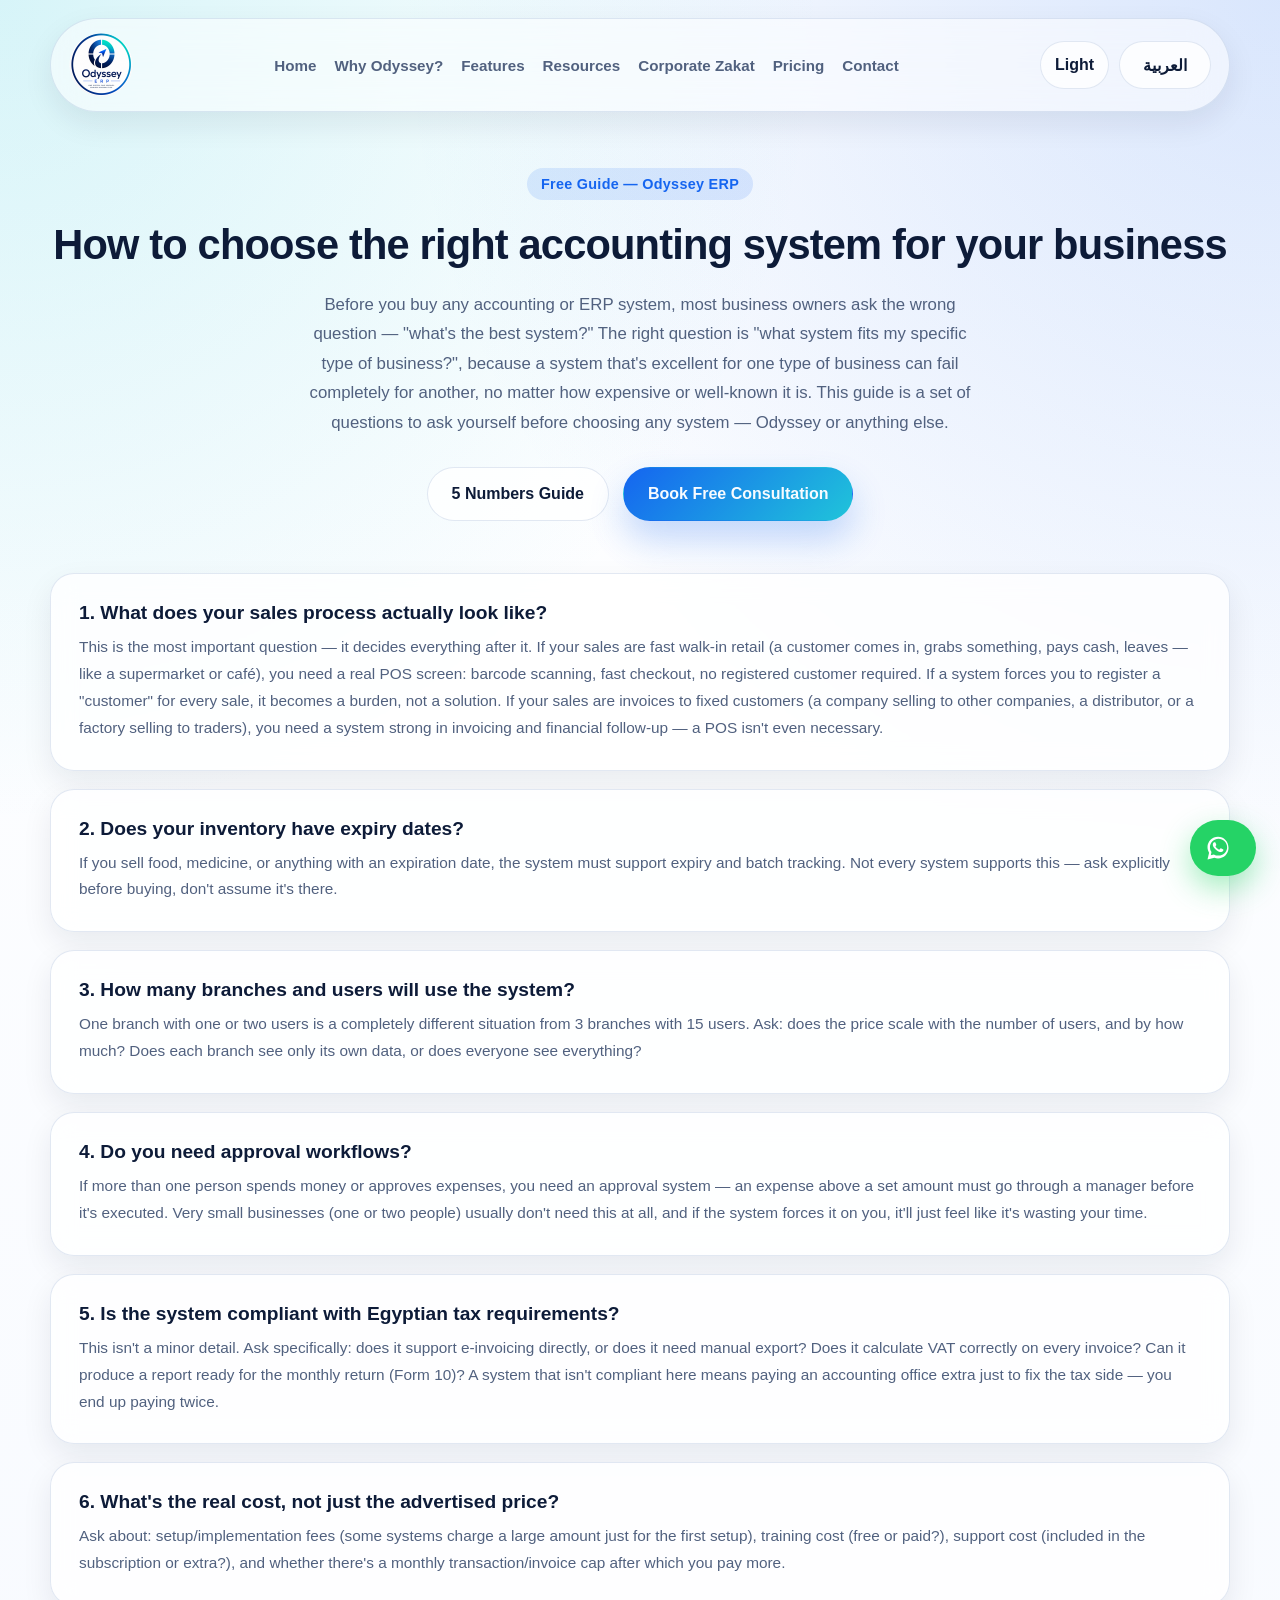
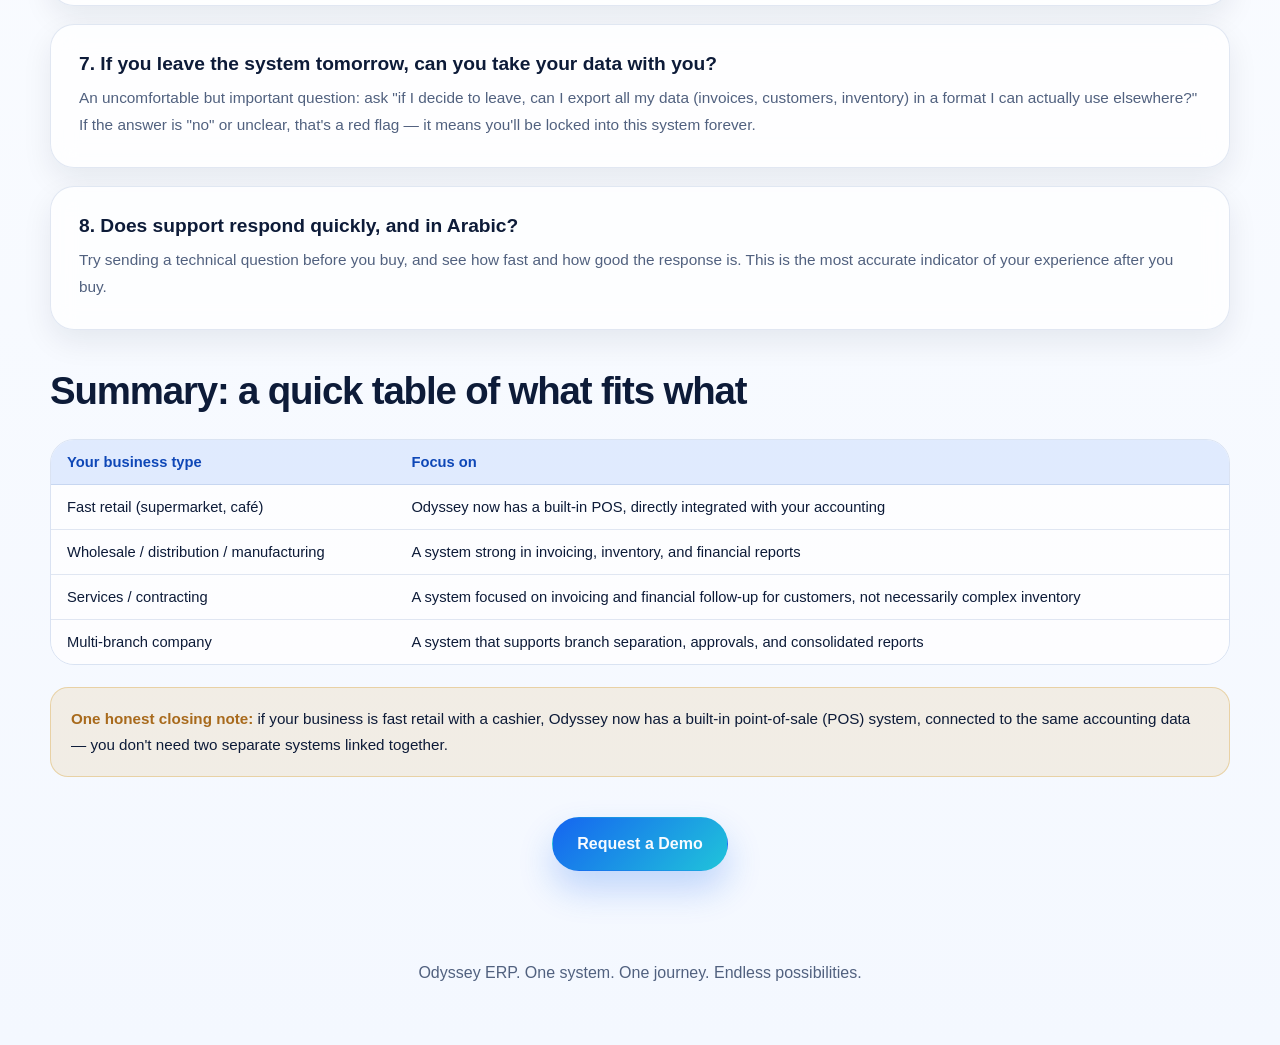
<file: guide-choose-system.html>
<!DOCTYPE html>
<html lang="en" dir="ltr">
<head>
  <meta charset="UTF-8">
  <meta name="viewport" content="width=device-width, initial-scale=1.0">
  <title>How to Choose an Accounting System | Odyssey ERP</title>
  <meta
    name="description"
    content="Free Odyssey ERP guide: the questions you need to ask before choosing any ERP or accounting system for your business, whatever system you end up picking."
  >
  <link rel="canonical" href="https://www.odyssey-erp.com/guide-choose-system.html">
  <link rel="icon" type="image/png" href="Odyssey_ERP_Logo_Round.png">
  <meta property="og:type" content="website">
  <meta property="og:site_name" content="Odyssey ERP">
  <meta property="og:url" content="https://www.odyssey-erp.com/guide-choose-system.html">
  <meta property="og:title" content="How to Choose an Accounting System | Odyssey ERP">
  <meta property="og:description" content="Free Odyssey ERP guide: the questions you need to ask before choosing any ERP or accounting system for your business, whatever system you end up picking.">
  <meta property="og:image" content="https://www.odyssey-erp.com/Cover.png">
  <meta name="twitter:card" content="summary_large_image">
  <meta name="twitter:title" content="How to Choose an Accounting System | Odyssey ERP">
  <meta name="twitter:description" content="Free Odyssey ERP guide: the questions you need to ask before choosing any ERP or accounting system for your business, whatever system you end up picking.">
  <meta name="twitter:image" content="https://www.odyssey-erp.com/Cover.png">
  <link rel="stylesheet" href="style.css">
  <!-- Google tag (gtag.js) -->
  <script async src="https://www.googletagmanager.com/gtag/js?id=G-DYQVPVSGE7"></script>
  <script>
    window.dataLayer = window.dataLayer || [];
    function gtag(){dataLayer.push(arguments);}
    gtag('js', new Date());
    gtag('config', 'G-DYQVPVSGE7');
  </script>
  <!-- Meta Pixel Code -->
  <script>
    !function(f,b,e,v,n,t,s)
    {if(f.fbq)return;n=f.fbq=function(){n.callMethod?
    n.callMethod.apply(n,arguments):n.queue.push(arguments)};
    if(!f._fbq)f._fbq=n;n.push=n;n.loaded=!0;n.version='2.0';
    n.queue=[];t=b.createElement(e);t.async=!0;
    t.src=v;s=b.getElementsByTagName(e)[0];
    s.parentNode.insertBefore(t,s)}(window, document,'script',
    'https://connect.facebook.net/en_US/fbevents.js');
    fbq('init', '1786063249489618');
    fbq('track', 'PageView');
  </script>
  <noscript><img height="1" width="1" style="display:none"
    src="https://www.facebook.com/tr?id=1786063249489618&ev=PageView&noscript=1"
  /></noscript>
  <!-- End Meta Pixel Code -->
  <style>
    .guide-hero { padding: 56px 0 8px; text-align: center; }
    .guide-hero .eyebrow { margin-bottom: 18px; }
    .guide-hero h1 { margin: 0 0 18px; font-size: clamp(1.8rem, 3.4vw, 2.6rem); line-height: 1.3; letter-spacing: -0.02em; }
    .guide-hero p { max-width: 680px; margin: 0 auto 30px; color: var(--text-soft); line-height: 1.75; font-size: 1.05rem; }
    .guide-metrics { display: grid; gap: 18px; margin-top: 20px; }
    .guide-metric-card { padding: 28px; }
    .guide-metric-title { margin: 0 0 10px; font-size: 1.2rem; }
    .guide-metric-card p { margin: 0; font-size: 0.96rem; line-height: 1.75; color: var(--text-soft); }

    .compare-table-wrap { overflow-x: auto; border-radius: var(--radius-lg); border: 1px solid var(--surface-border); margin-top: 8px; }
    table.compare-table { width: 100%; border-collapse: collapse; background: var(--surface); font-size: 0.92rem; }
    table.compare-table th, table.compare-table td { padding: 14px 16px; text-align: start; border-bottom: 1px solid var(--surface-border); }
    table.compare-table th { background: var(--primary-soft); color: var(--primary-strong); font-weight: 800; }
    table.compare-table tr:last-child td { border-bottom: none; }

    .honesty-box {
      margin-top: 22px; padding: 18px 20px; border-radius: var(--radius-md);
      background: rgba(214, 158, 46, 0.12); border: 1px solid rgba(214, 158, 46, 0.35);
      font-size: 0.95rem; line-height: 1.7;
    }
    .honesty-box b { color: #a86a1c; }
  </style>
</head>
<body>
  <div class="site-shell">
    <header class="topbar">
      <a class="brand" href="index.html" aria-label="Odyssey ERP">
        <img src="Odyssey_ERP_Logo_Round.png" alt="Odyssey ERP logo">
      </a>

      <nav class="nav" aria-label="Primary">
        <a href="index.html" data-i18n="navHome">Home</a>
        <a href="why-odyssey.html" data-i18n="navWhy">Why Odyssey?</a>
        <a href="features.html" data-i18n="navFeatures">Features</a>
        <a href="resources.html" data-i18n="navResources">Resources</a>
        <a href="zakat.html" data-i18n="navZakat">Corporate Zakat</a>
        <a href="pricing.html" data-i18n="navPricing">Pricing</a>
        <a href="contact.html" data-i18n="navContact">Contact</a>
      </nav>

      <div class="topbar-actions">
        <button class="control-btn" id="themeToggle" type="button" aria-label="Toggle theme">
          <span class="theme-icon theme-icon-light" aria-hidden="true">Light</span>
          <span class="theme-icon theme-icon-dark" aria-hidden="true">Dark</span>
        </button>
        <button class="control-btn lang-btn" id="langToggle" type="button" aria-label="Switch language">
          العربية
        </button>
        <button class="menu-btn" id="menuToggle" type="button" aria-label="Open menu">
          <span></span><span></span><span></span>
        </button>
      </div>
    </header>

    <main>
      <section class="section guide-hero">
        <span class="eyebrow" data-i18n="chooseEyebrow">Free Guide — Odyssey ERP</span>
        <h1 data-i18n="chooseH1">How to choose the right accounting system for your business</h1>
        <p data-i18n="chooseIntro">Before you buy any accounting or ERP system, most business owners ask the wrong question — "what's the best system?" The right question is "what system fits my specific type of business?", because a system that's excellent for one type of business can fail completely for another, no matter how expensive or well-known it is. This guide is a set of questions to ask yourself before choosing any system — Odyssey or anything else.</p>
        <div class="guide-download-row" style="display:flex; justify-content:center; gap:14px; flex-wrap:wrap;">
          <a class="btn btn-secondary" href="guide-5-numbers.html" data-i18n="chooseSecondaryLink">5 Numbers Guide</a>
          <a class="btn btn-primary" href="contact.html#demo" data-i18n="featuresSectionCta">Book Your Free Consultation</a>
        </div>
      </section>

      <section class="section" style="padding-top:24px;">
        <div class="guide-metrics">
          <article class="metric-card guide-metric-card reveal">
            <h3 class="guide-metric-title" data-i18n="chooseQ1Title">1. What does your sales process actually look like?</h3>
            <p data-i18n="chooseQ1Text">This is the most important question — it decides everything after it. If your sales are fast walk-in retail (a customer comes in, grabs something, pays cash, leaves — like a supermarket or café), you need a real POS screen: barcode scanning, fast checkout, no registered customer required. If a system forces you to register a "customer" for every sale, it becomes a burden, not a solution. If your sales are invoices to fixed customers (a company selling to other companies, a distributor, or a factory selling to traders), you need a system strong in invoicing and financial follow-up — a POS isn't even necessary.</p>
          </article>
          <article class="metric-card guide-metric-card reveal">
            <h3 class="guide-metric-title" data-i18n="chooseQ2Title">2. Does your inventory have expiry dates?</h3>
            <p data-i18n="chooseQ2Text">If you sell food, medicine, or anything with an expiration date, the system must support expiry and batch tracking. Not every system supports this — ask explicitly before buying, don't assume it's there.</p>
          </article>
          <article class="metric-card guide-metric-card reveal">
            <h3 class="guide-metric-title" data-i18n="chooseQ3Title">3. How many branches and users will use the system?</h3>
            <p data-i18n="chooseQ3Text">One branch with one or two users is a completely different situation from 3 branches with 15 users. Ask: does the price scale with the number of users, and by how much? Does each branch see only its own data, or does everyone see everything?</p>
          </article>
          <article class="metric-card guide-metric-card reveal">
            <h3 class="guide-metric-title" data-i18n="chooseQ4Title">4. Do you need approval workflows?</h3>
            <p data-i18n="chooseQ4Text">If more than one person spends money or approves expenses, you need an approval system — an expense above a set amount must go through a manager before it's executed. Very small businesses (one or two people) usually don't need this at all, and if the system forces it on you, it'll just feel like it's wasting your time.</p>
          </article>
          <article class="metric-card guide-metric-card reveal">
            <h3 class="guide-metric-title" data-i18n="chooseQ5Title">5. Is the system compliant with Egyptian tax requirements?</h3>
            <p data-i18n="chooseQ5Text">This isn't a minor detail. Ask specifically: does it support e-invoicing directly, or does it need manual export? Does it calculate VAT correctly on every invoice? Can it produce a report ready for the monthly return (Form 10)? A system that isn't compliant here means paying an accounting office extra just to fix the tax side — you end up paying twice.</p>
          </article>
          <article class="metric-card guide-metric-card reveal">
            <h3 class="guide-metric-title" data-i18n="chooseQ6Title">6. What's the real cost, not just the advertised price?</h3>
            <p data-i18n="chooseQ6Text">Ask about: setup/implementation fees (some systems charge a large amount just for the first setup), training cost (free or paid?), support cost (included in the subscription or extra?), and whether there's a monthly transaction/invoice cap after which you pay more.</p>
          </article>
          <article class="metric-card guide-metric-card reveal">
            <h3 class="guide-metric-title" data-i18n="chooseQ7Title">7. If you leave the system tomorrow, can you take your data with you?</h3>
            <p data-i18n="chooseQ7Text">An uncomfortable but important question: ask "if I decide to leave, can I export all my data (invoices, customers, inventory) in a format I can actually use elsewhere?" If the answer is "no" or unclear, that's a red flag — it means you'll be locked into this system forever.</p>
          </article>
          <article class="metric-card guide-metric-card reveal">
            <h3 class="guide-metric-title" data-i18n="chooseQ8Title">8. Does support respond quickly, and in Arabic?</h3>
            <p data-i18n="chooseQ8Text">Try sending a technical question before you buy, and see how fast and how good the response is. This is the most accurate indicator of your experience after you buy.</p>
          </article>
        </div>

        <div class="section-heading reveal" style="margin-top:40px;">
          <h2 data-i18n="chooseSummaryTitle">Summary: a quick table of what fits what</h2>
        </div>
        <div class="compare-table-wrap reveal">
          <table class="compare-table">
            <thead>
              <tr>
                <th data-i18n="chooseSummaryHeadType">Your business type</th>
                <th data-i18n="chooseSummaryHeadFocus">Focus on</th>
              </tr>
            </thead>
            <tbody>
              <tr><td data-i18n="chooseSummaryRow1Type">Fast retail (supermarket, café)</td><td data-i18n="chooseSummaryRow1Focus">A dedicated POS system with accounting integration, not a full ERP</td></tr>
              <tr><td data-i18n="chooseSummaryRow2Type">Wholesale / distribution / manufacturing</td><td data-i18n="chooseSummaryRow2Focus">A system strong in invoicing, inventory, and financial reports</td></tr>
              <tr><td data-i18n="chooseSummaryRow3Type">Services / contracting</td><td data-i18n="chooseSummaryRow3Focus">A system focused on invoicing and financial follow-up for customers, not necessarily complex inventory</td></tr>
              <tr><td data-i18n="chooseSummaryRow4Type">Multi-branch company</td><td data-i18n="chooseSummaryRow4Focus">A system that supports branch separation, approvals, and consolidated reports</td></tr>
            </tbody>
          </table>
        </div>

        <div class="honesty-box reveal">
          <b data-i18n="chooseHonestyLabel">One honest closing note:</b><span data-i18n="chooseHonestyText"> if your business is fast retail with a cashier, look for a dedicated POS system first, then connect it to an accounting system like Odyssey for the financial side — don't try to use one accounting system for everything from the cash register to the financial reports.</span>
        </div>

        <div class="section-cta reveal">
          <a class="btn btn-primary" href="contact.html#demo" data-i18n="sectionCta">Book Your Free Consultation</a>
        </div>
      </section>
    </main>

    <footer class="footer">
      <p data-i18n="footerText">Odyssey ERP. One system. One journey. Endless possibilities.</p>
    </footer>
  </div>

  <a
    class="whatsapp-fab"
    id="whatsappFab"
    href="https://wa.me/201555568029"
    target="_blank"
    rel="noreferrer"
    aria-label="Chat with us on WhatsApp"
  >
    <svg viewBox="0 0 32 32" fill="currentColor" aria-hidden="true">
      <path d="M16.02 3C9.4 3 4 8.36 4 14.94c0 2.35.66 4.55 1.8 6.43L4 29l7.83-1.75a12.9 12.9 0 0 0 4.19.7c6.62 0 12.02-5.36 12.02-11.94C28.04 8.36 22.64 3 16.02 3zm0 21.7c-1.53 0-2.99-.36-4.29-1.05l-.31-.17-3.63.81.78-3.58-.2-.32a9.7 9.7 0 0 1-1.55-5.25c0-5.37 4.4-9.75 9.8-9.75s9.8 4.38 9.8 9.75-4.4 9.56-9.8 9.56zm5.47-7.33c-.3-.15-1.77-.87-2.05-.97-.27-.1-.47-.15-.67.15-.2.3-.77.97-.94 1.17-.17.2-.35.22-.65.07-.3-.15-1.24-.46-2.36-1.46-.87-.78-1.46-1.74-1.63-2.04-.17-.3-.02-.46.13-.6.13-.13.3-.35.45-.52.15-.17.2-.3.3-.5.1-.2.05-.37-.02-.52-.07-.15-.67-1.6-.92-2.2-.24-.57-.49-.5-.67-.5h-.57c-.2 0-.52.07-.79.37-.27.3-1.04 1.02-1.04 2.48s1.07 2.88 1.22 3.08c.15.2 2.1 3.2 5.09 4.49.71.31 1.27.49 1.7.63.71.23 1.36.19 1.87.12.57-.09 1.77-.72 2.02-1.42.25-.7.25-1.3.17-1.42-.07-.13-.27-.2-.57-.35z"/>
    </svg>
    <span class="whatsapp-label" data-i18n="whatsappLabel">Chat with us</span>
  </a>

  <script src="script.js"></script>
</body>
</html>
</file>
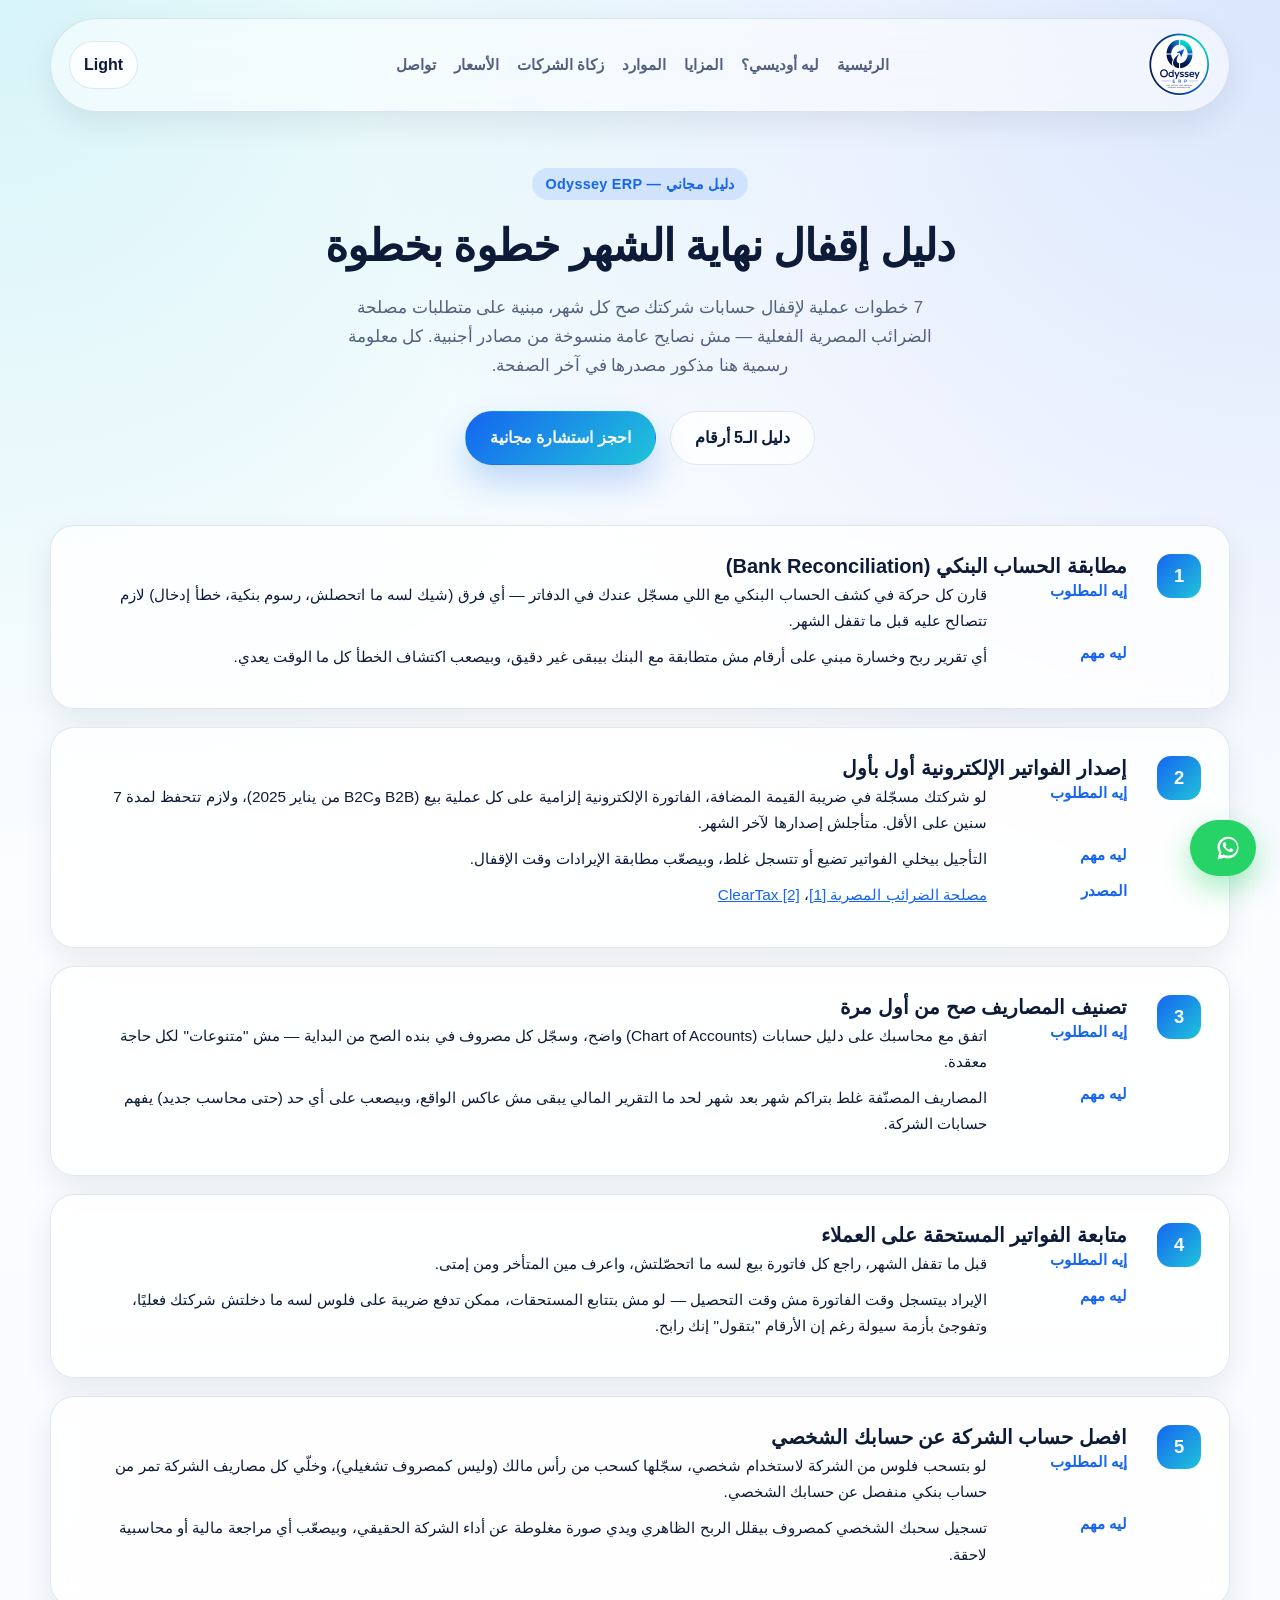
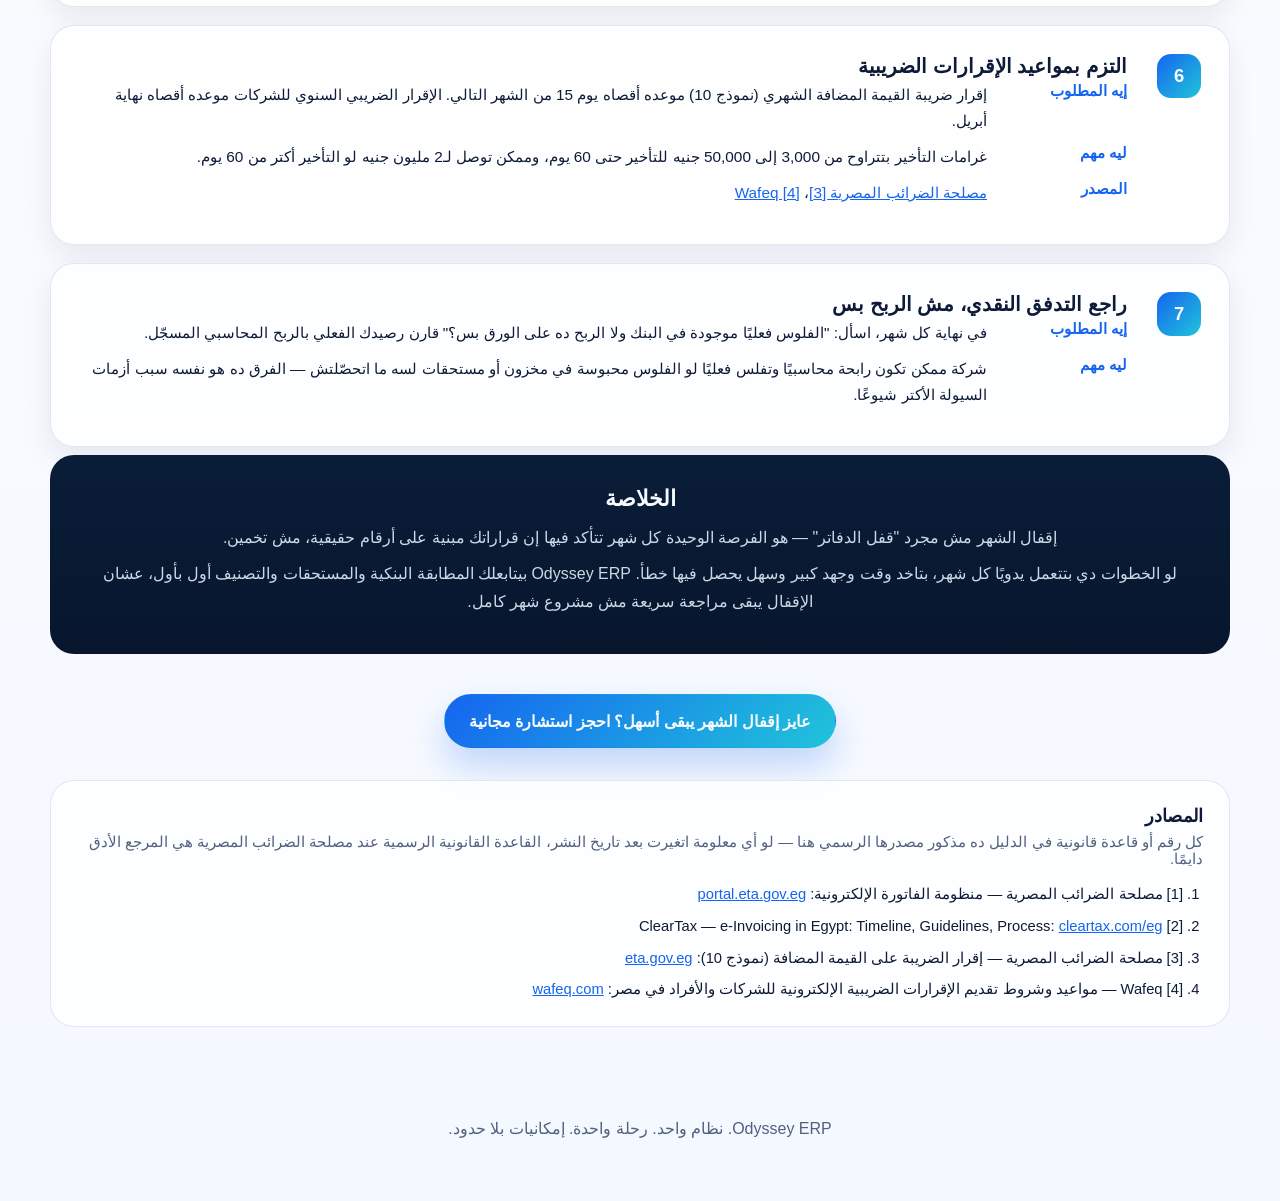
<file: guide-month-end-closing.html>
<!DOCTYPE html>
<html lang="ar" dir="rtl">
<head>
  <meta charset="UTF-8">
  <meta name="viewport" content="width=device-width, initial-scale=1.0">
  <title>دليل إقفال نهاية الشهر خطوة بخطوة | Odyssey ERP</title>
  <meta
    name="description"
    content="دليل مجاني من Odyssey ERP: خطوات إقفال حسابات الشهر لشركات مصر بشكل صحيح ومطابق لمتطلبات مصلحة الضرائب المصرية، مع ذكر المصادر الرسمية."
  >
  <link rel="canonical" href="https://www.odyssey-erp.com/guide-month-end-closing.html">
  <link rel="icon" type="image/png" href="Odyssey_ERP_Logo_Round.png">
  <meta property="og:type" content="website">
  <meta property="og:site_name" content="Odyssey ERP">
  <meta property="og:url" content="https://www.odyssey-erp.com/guide-month-end-closing.html">
  <meta property="og:title" content="دليل إقفال نهاية الشهر خطوة بخطوة | Odyssey ERP">
  <meta property="og:description" content="دليل مجاني من Odyssey ERP: خطوات إقفال حسابات الشهر لشركات مصر بشكل صحيح ومطابق لمتطلبات مصلحة الضرائب المصرية، مع ذكر المصادر الرسمية.">
  <meta property="og:image" content="https://www.odyssey-erp.com/Cover.png">
  <meta name="twitter:card" content="summary_large_image">
  <meta name="twitter:title" content="دليل إقفال نهاية الشهر خطوة بخطوة | Odyssey ERP">
  <meta name="twitter:description" content="دليل مجاني من Odyssey ERP: خطوات إقفال حسابات الشهر لشركات مصر بشكل صحيح ومطابق لمتطلبات مصلحة الضرائب المصرية، مع ذكر المصادر الرسمية.">
  <meta name="twitter:image" content="https://www.odyssey-erp.com/Cover.png">
  <link rel="stylesheet" href="style.css">
  <!-- Google tag (gtag.js) -->
  <script async src="https://www.googletagmanager.com/gtag/js?id=G-DYQVPVSGE7"></script>
  <script>
    window.dataLayer = window.dataLayer || [];
    function gtag(){dataLayer.push(arguments);}
    gtag('js', new Date());
    gtag('config', 'G-DYQVPVSGE7');
  </script>
  <!-- Meta Pixel Code -->
  <script>
    !function(f,b,e,v,n,t,s)
    {if(f.fbq)return;n=f.fbq=function(){n.callMethod?
    n.callMethod.apply(n,arguments):n.queue.push(arguments)};
    if(!f._fbq)f._fbq=n;n.push=n;n.loaded=!0;n.version='2.0';
    n.queue=[];t=b.createElement(e);t.async=!0;
    t.src=v;s=b.getElementsByTagName(e)[0];
    s.parentNode.insertBefore(t,s)}(window, document,'script',
    'https://connect.facebook.net/en_US/fbevents.js');
    fbq('init', '1786063249489618');
    fbq('track', 'PageView');
  </script>
  <noscript><img height="1" width="1" style="display:none"
    src="https://www.facebook.com/tr?id=1786063249489618&ev=PageView&noscript=1"
  /></noscript>
  <!-- End Meta Pixel Code -->
  <style>
    .guide-hero { padding: 56px 0 8px; text-align: center; }
    .guide-hero .eyebrow { margin-bottom: 18px; }
    .guide-hero h1 { margin: 0 0 18px; font-size: clamp(1.8rem, 3.4vw, 2.8rem); line-height: 1.3; letter-spacing: -0.02em; }
    .guide-hero p { max-width: 620px; margin: 0 auto 30px; color: var(--text-soft); line-height: 1.75; font-size: 1.05rem; }
    .guide-download-row { display: flex; justify-content: center; gap: 14px; flex-wrap: wrap; margin-bottom: 8px; }
    .guide-metrics { display: grid; gap: 18px; margin-top: 20px; }
    .guide-metric-card { display: grid; grid-template-columns: 56px 1fr; gap: 18px; padding: 28px; }
    .guide-metric-num {
      width: 44px; height: 44px; display: inline-flex; align-items: center; justify-content: center;
      border-radius: 14px; background: linear-gradient(135deg, var(--primary), var(--accent));
      color: var(--text-inverse); font-weight: 900; font-size: 1.15rem;
    }
    .guide-metric-title { margin: 0 0 4px; font-size: 1.25rem; }
    .guide-row { display: grid; grid-template-columns: 130px 1fr; gap: 10px; margin-bottom: 10px; font-size: 0.96rem; }
    .guide-row .guide-label { font-weight: 800; color: var(--primary); }
    .guide-row .guide-value { color: var(--text); line-height: 1.7; }
    .guide-row .guide-value a { color: var(--primary); text-decoration: underline; }
    .guide-summary { margin-top: 8px; padding: 30px 28px; border-radius: var(--radius-lg); color: #f7fbff; background: linear-gradient(180deg, #0a1d38, #07162d); text-align: center; }
    .guide-summary h2 { margin: 0 0 12px; font-size: 1.4rem; }
    .guide-summary p { margin: 0 0 8px; color: #cbd8e6; line-height: 1.75; }
    .sources-box {
      margin-top: 8px; padding: 24px 26px; border-radius: var(--radius-lg);
      background: var(--surface); border: 1px solid var(--surface-border);
    }
    .sources-box h2 { margin: 0 0 6px; font-size: 1.15rem; }
    .sources-box p.note { margin: 0 0 16px; color: var(--text-soft); font-size: 0.92rem; }
    .sources-box ol { margin: 0; padding-inline-start: 20px; display: grid; gap: 8px; }
    .sources-box li { font-size: 0.92rem; line-height: 1.6; color: var(--text); }
    .sources-box a { color: var(--primary); text-decoration: underline; }
    @media (max-width: 640px) {
      .guide-metric-card { grid-template-columns: 1fr; }
      .guide-row { grid-template-columns: 1fr; gap: 2px; }
    }
  </style>
</head>
<body>
  <div class="site-shell">
    <header class="topbar">
      <a class="brand" href="index.html" aria-label="Odyssey ERP">
        <img src="Odyssey_ERP_Logo_Round.png" alt="Odyssey ERP logo">
      </a>

      <nav class="nav" aria-label="Primary">
        <a href="index.html">الرئيسية</a>
        <a href="why-odyssey.html">ليه أوديسي؟</a>
        <a href="features.html">المزايا</a>
        <a href="resources.html">الموارد</a>
        <a href="zakat.html">زكاة الشركات</a>
        <a href="pricing.html">الأسعار</a>
        <a href="contact.html">تواصل</a>
      </nav>

      <div class="topbar-actions">
        <button class="control-btn" id="themeToggle" type="button" aria-label="Toggle theme">
          <span class="theme-icon theme-icon-light" aria-hidden="true">Light</span>
          <span class="theme-icon theme-icon-dark" aria-hidden="true">Dark</span>
        </button>
        <button class="menu-btn" id="menuToggle" type="button" aria-label="Open menu">
          <span></span><span></span><span></span>
        </button>
      </div>
    </header>

    <main>
      <section class="section guide-hero">
        <span class="eyebrow">دليل مجاني — Odyssey ERP</span>
        <h1>دليل إقفال نهاية الشهر خطوة بخطوة</h1>
        <p>7 خطوات عملية لإقفال حسابات شركتك صح كل شهر، مبنية على متطلبات مصلحة الضرائب المصرية الفعلية — مش نصايح عامة منسوخة من مصادر أجنبية. كل معلومة رسمية هنا مذكور مصدرها في آخر الصفحة.</p>
        <div class="guide-download-row">
          <a class="btn btn-secondary" href="guide-5-numbers.html">دليل الـ5 أرقام</a>
          <a class="btn btn-primary" href="contact.html#demo">احجز استشارة مجانية</a>
        </div>
      </section>

      <section class="section" style="padding-top:24px;">
        <div class="guide-metrics">

          <article class="metric-card guide-metric-card reveal">
            <div class="guide-metric-num">1</div>
            <div>
              <h3 class="guide-metric-title">مطابقة الحساب البنكي (Bank Reconciliation)</h3>
              <div class="guide-row"><span class="guide-label">إيه المطلوب</span><span class="guide-value">قارن كل حركة في كشف الحساب البنكي مع اللي مسجّل عندك في الدفاتر — أي فرق (شيك لسه ما اتحصلش، رسوم بنكية، خطأ إدخال) لازم تتصالح عليه قبل ما تقفل الشهر.</span></div>
              <div class="guide-row"><span class="guide-label">ليه مهم</span><span class="guide-value">أي تقرير ربح وخسارة مبني على أرقام مش متطابقة مع البنك بيبقى غير دقيق، وبيصعب اكتشاف الخطأ كل ما الوقت يعدي.</span></div>
            </div>
          </article>

          <article class="metric-card guide-metric-card reveal">
            <div class="guide-metric-num">2</div>
            <div>
              <h3 class="guide-metric-title">إصدار الفواتير الإلكترونية أول بأول</h3>
              <div class="guide-row"><span class="guide-label">إيه المطلوب</span><span class="guide-value">لو شركتك مسجّلة في ضريبة القيمة المضافة، الفاتورة الإلكترونية إلزامية على كل عملية بيع (B2B وB2C من يناير 2025)، ولازم تتحفظ لمدة 7 سنين على الأقل. متأجلش إصدارها لآخر الشهر.</span></div>
              <div class="guide-row"><span class="guide-label">ليه مهم</span><span class="guide-value">التأجيل بيخلي الفواتير تضيع أو تتسجل غلط، وبيصعّب مطابقة الإيرادات وقت الإقفال.</span></div>
              <div class="guide-row"><span class="guide-label">المصدر</span><span class="guide-value"><a href="https://portal.eta.gov.eg/ar/news/mnzwmt-alfatwrt-alalktrwnyt-0" target="_blank" rel="noreferrer">مصلحة الضرائب المصرية [1]</a>، <a href="https://www.cleartax.com/eg/en/e-invoicing-egypt" target="_blank" rel="noreferrer">ClearTax [2]</a></span></div>
            </div>
          </article>

          <article class="metric-card guide-metric-card reveal">
            <div class="guide-metric-num">3</div>
            <div>
              <h3 class="guide-metric-title">تصنيف المصاريف صح من أول مرة</h3>
              <div class="guide-row"><span class="guide-label">إيه المطلوب</span><span class="guide-value">اتفق مع محاسبك على دليل حسابات (Chart of Accounts) واضح، وسجّل كل مصروف في بنده الصح من البداية — مش "متنوعات" لكل حاجة معقدة.</span></div>
              <div class="guide-row"><span class="guide-label">ليه مهم</span><span class="guide-value">المصاريف المصنّفة غلط بتراكم شهر بعد شهر لحد ما التقرير المالي يبقى مش عاكس الواقع، وبيصعب على أي حد (حتى محاسب جديد) يفهم حسابات الشركة.</span></div>
            </div>
          </article>

          <article class="metric-card guide-metric-card reveal">
            <div class="guide-metric-num">4</div>
            <div>
              <h3 class="guide-metric-title">متابعة الفواتير المستحقة على العملاء</h3>
              <div class="guide-row"><span class="guide-label">إيه المطلوب</span><span class="guide-value">قبل ما تقفل الشهر، راجع كل فاتورة بيع لسه ما اتحصّلتش، واعرف مين المتأخر ومن إمتى.</span></div>
              <div class="guide-row"><span class="guide-label">ليه مهم</span><span class="guide-value">الإيراد بيتسجل وقت الفاتورة مش وقت التحصيل — لو مش بتتابع المستحقات، ممكن تدفع ضريبة على فلوس لسه ما دخلتش شركتك فعليًا، وتفوجئ بأزمة سيولة رغم إن الأرقام "بتقول" إنك رابح.</span></div>
            </div>
          </article>

          <article class="metric-card guide-metric-card reveal">
            <div class="guide-metric-num">5</div>
            <div>
              <h3 class="guide-metric-title">افصل حساب الشركة عن حسابك الشخصي</h3>
              <div class="guide-row"><span class="guide-label">إيه المطلوب</span><span class="guide-value">لو بتسحب فلوس من الشركة لاستخدام شخصي، سجّلها كسحب من رأس مالك (وليس كمصروف تشغيلي)، وخلّي كل مصاريف الشركة تمر من حساب بنكي منفصل عن حسابك الشخصي.</span></div>
              <div class="guide-row"><span class="guide-label">ليه مهم</span><span class="guide-value">تسجيل سحبك الشخصي كمصروف بيقلل الربح الظاهري ويدي صورة مغلوطة عن أداء الشركة الحقيقي، وبيصعّب أي مراجعة مالية أو محاسبية لاحقة.</span></div>
            </div>
          </article>

          <article class="metric-card guide-metric-card reveal">
            <div class="guide-metric-num">6</div>
            <div>
              <h3 class="guide-metric-title">التزم بمواعيد الإقرارات الضريبية</h3>
              <div class="guide-row"><span class="guide-label">إيه المطلوب</span><span class="guide-value">إقرار ضريبة القيمة المضافة الشهري (نموذج 10) موعده أقصاه يوم 15 من الشهر التالي. الإقرار الضريبي السنوي للشركات موعده أقصاه نهاية أبريل.</span></div>
              <div class="guide-row"><span class="guide-label">ليه مهم</span><span class="guide-value">غرامات التأخير بتتراوح من 3,000 إلى 50,000 جنيه للتأخير حتى 60 يوم، وممكن توصل لـ2 مليون جنيه لو التأخير أكتر من 60 يوم.</span></div>
              <div class="guide-row"><span class="guide-label">المصدر</span><span class="guide-value"><a href="https://www.eta.gov.eg/ar/news/aqrar-aldrybt-ly-alqymt-almdaft-yqdm-shhryana-ly-nmwdhj-rqm10" target="_blank" rel="noreferrer">مصلحة الضرائب المصرية [3]</a>، <a href="https://www.wafeq.com/ar-eg/الضرائب-والإقرارات/الإقرارات-الضريبية-الإلكترونية" target="_blank" rel="noreferrer">Wafeq [4]</a></span></div>
            </div>
          </article>

          <article class="metric-card guide-metric-card reveal">
            <div class="guide-metric-num">7</div>
            <div>
              <h3 class="guide-metric-title">راجع التدفق النقدي، مش الربح بس</h3>
              <div class="guide-row"><span class="guide-label">إيه المطلوب</span><span class="guide-value">في نهاية كل شهر، اسأل: "الفلوس فعليًا موجودة في البنك ولا الربح ده على الورق بس؟" قارن رصيدك الفعلي بالربح المحاسبي المسجّل.</span></div>
              <div class="guide-row"><span class="guide-label">ليه مهم</span><span class="guide-value">شركة ممكن تكون رابحة محاسبيًا وتفلس فعليًا لو الفلوس محبوسة في مخزون أو مستحقات لسه ما اتحصّلتش — الفرق ده هو نفسه سبب أزمات السيولة الأكتر شيوعًا.</span></div>
            </div>
          </article>

        </div>

        <div class="guide-summary reveal">
          <h2>الخلاصة</h2>
          <p>إقفال الشهر مش مجرد "قفل الدفاتر" — هو الفرصة الوحيدة كل شهر تتأكد فيها إن قراراتك مبنية على أرقام حقيقية، مش تخمين.</p>
          <p>لو الخطوات دي بتتعمل يدويًا كل شهر، بتاخد وقت وجهد كبير وسهل يحصل فيها خطأ. Odyssey ERP بيتابعلك المطابقة البنكية والمستحقات والتصنيف أول بأول، عشان الإقفال يبقى مراجعة سريعة مش مشروع شهر كامل.</p>
        </div>

        <div class="section-cta reveal">
          <a class="btn btn-primary" href="contact.html#demo">عايز إقفال الشهر يبقى أسهل؟ احجز استشارة مجانية</a>
        </div>

        <div class="sources-box reveal" style="margin-top:32px;">
          <h2>المصادر</h2>
          <p class="note">كل رقم أو قاعدة قانونية في الدليل ده مذكور مصدرها الرسمي هنا — لو أي معلومة اتغيرت بعد تاريخ النشر، القاعدة القانونية الرسمية عند مصلحة الضرائب المصرية هي المرجع الأدق دايمًا.</p>
          <ol>
            <li id="src1">[1] مصلحة الضرائب المصرية — منظومة الفاتورة الإلكترونية: <a href="https://portal.eta.gov.eg/ar/news/mnzwmt-alfatwrt-alalktrwnyt-0" target="_blank" rel="noreferrer">portal.eta.gov.eg</a></li>
            <li id="src2">[2] ClearTax — e-Invoicing in Egypt: Timeline, Guidelines, Process: <a href="https://www.cleartax.com/eg/en/e-invoicing-egypt" target="_blank" rel="noreferrer">cleartax.com/eg</a></li>
            <li id="src3">[3] مصلحة الضرائب المصرية — إقرار الضريبة على القيمة المضافة (نموذج 10): <a href="https://www.eta.gov.eg/ar/news/aqrar-aldrybt-ly-alqymt-almdaft-yqdm-shhryana-ly-nmwdhj-rqm10" target="_blank" rel="noreferrer">eta.gov.eg</a></li>
            <li id="src4">[4] Wafeq — مواعيد وشروط تقديم الإقرارات الضريبية الإلكترونية للشركات والأفراد في مصر: <a href="https://www.wafeq.com/ar-eg/الضرائب-والإقرارات/الإقرارات-الضريبية-الإلكترونية" target="_blank" rel="noreferrer">wafeq.com</a></li>
          </ol>
        </div>
      </section>
    </main>

    <footer class="footer">
      <p>Odyssey ERP. نظام واحد. رحلة واحدة. إمكانيات بلا حدود.</p>
    </footer>
  </div>

  <a
    class="whatsapp-fab"
    href="https://wa.me/201555568029"
    target="_blank"
    rel="noreferrer"
    aria-label="تواصل معنا على واتساب"
  >
    <svg viewBox="0 0 32 32" fill="currentColor" aria-hidden="true">
      <path d="M16.02 3C9.4 3 4 8.36 4 14.94c0 2.35.66 4.55 1.8 6.43L4 29l7.83-1.75a12.9 12.9 0 0 0 4.19.7c6.62 0 12.02-5.36 12.02-11.94C28.04 8.36 22.64 3 16.02 3zm0 21.7c-1.53 0-2.99-.36-4.29-1.05l-.31-.17-3.63.81.78-3.58-.2-.32a9.7 9.7 0 0 1-1.55-5.25c0-5.37 4.4-9.75 9.8-9.75s9.8 4.38 9.8 9.75-4.4 9.56-9.8 9.56zm5.47-7.33c-.3-.15-1.77-.87-2.05-.97-.27-.1-.47-.15-.67.15-.2.3-.77.97-.94 1.17-.17.2-.35.22-.65.07-.3-.15-1.24-.46-2.36-1.46-.87-.78-1.46-1.74-1.63-2.04-.17-.3-.02-.46.13-.6.13-.13.3-.35.45-.52.15-.17.2-.3.3-.5.1-.2.05-.37-.02-.52-.07-.15-.67-1.6-.92-2.2-.24-.57-.49-.5-.67-.5h-.57c-.2 0-.52.07-.79.37-.27.3-1.04 1.02-1.04 2.48s1.07 2.88 1.22 3.08c.15.2 2.1 3.2 5.09 4.49.71.31 1.27.49 1.7.63.71.23 1.36.19 1.87.12.57-.09 1.77-.72 2.02-1.42.25-.7.25-1.3.17-1.42-.07-.13-.27-.2-.57-.35z"/>
    </svg>
    <span class="whatsapp-label">تواصل معنا</span>
  </a>

  <script>
    const body = document.body;
    const savedTheme = localStorage.getItem("odyssey-theme");
    const systemPrefersDark = window.matchMedia("(prefers-color-scheme: dark)").matches;
    body.dataset.theme = savedTheme || (systemPrefersDark ? "dark" : "light");

    document.getElementById("themeToggle").addEventListener("click", () => {
      const next = body.dataset.theme === "dark" ? "light" : "dark";
      body.dataset.theme = next;
      localStorage.setItem("odyssey-theme", next);
    });

    const menuToggle = document.getElementById("menuToggle");
    const nav = document.querySelector(".nav");
    menuToggle.addEventListener("click", () => nav.classList.toggle("is-open"));
    nav.querySelectorAll("a").forEach((link) => link.addEventListener("click", () => nav.classList.remove("is-open")));

    const observer = new IntersectionObserver(
      (entries) => {
        entries.forEach((entry) => {
          if (entry.isIntersecting) {
            entry.target.classList.add("is-visible");
            observer.unobserve(entry.target);
          }
        });
      },
      { threshold: 0.12 }
    );
    document.querySelectorAll(".reveal").forEach((el) => observer.observe(el));
  </script>
</body>
</html>
</file>
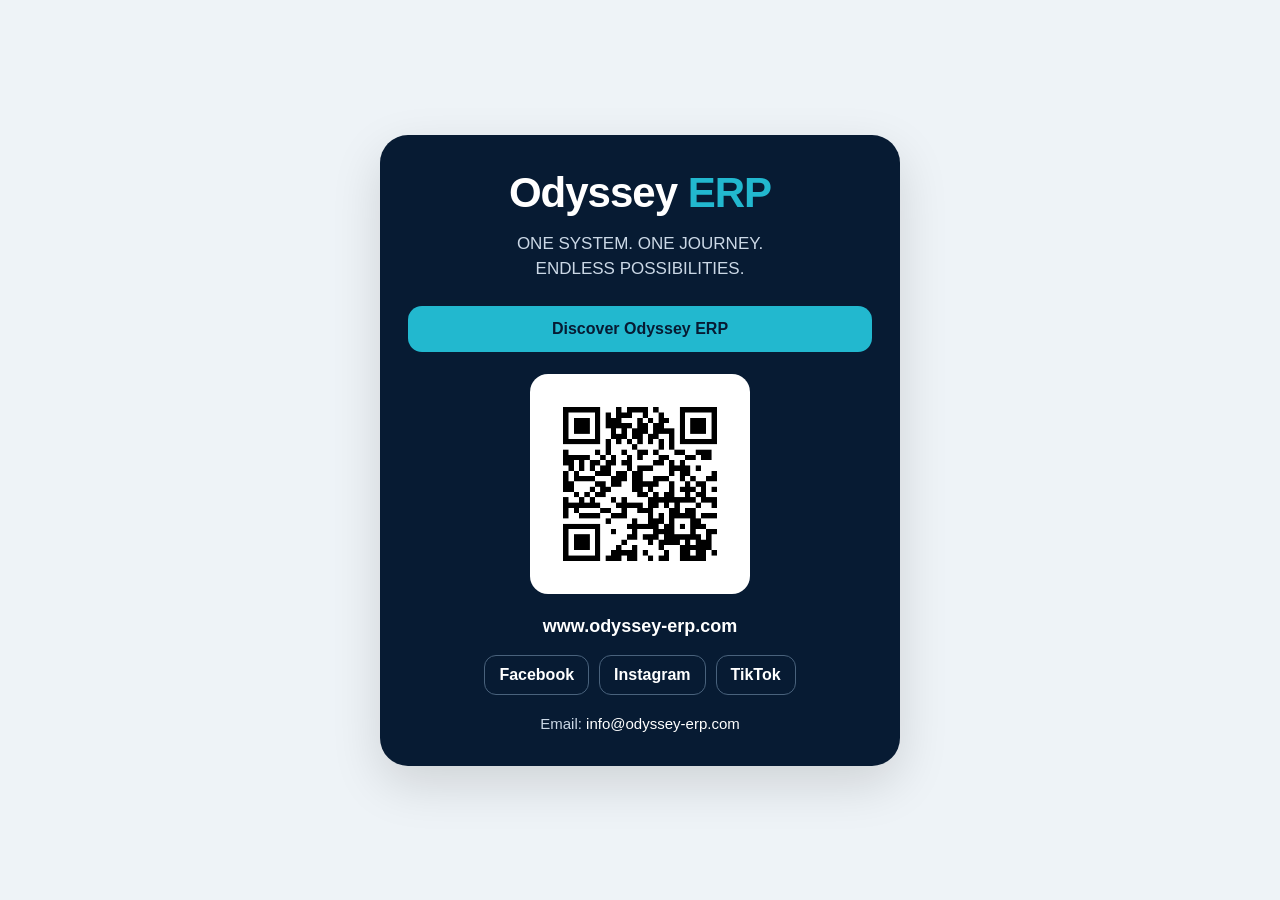
<file: odyssey_erp_contact_card.html>
<!doctype html>
<html lang="en">
<head>
<meta charset="utf-8">
<meta name="viewport" content="width=device-width,initial-scale=1">
<title>Odyssey ERP</title>
<style>
*{box-sizing:border-box} body{margin:0;background:#eef3f7;font-family:Arial,sans-serif;display:flex;justify-content:center;align-items:center;min-height:100vh;padding:20px}
.card{width:min(92vw,520px);background:#071b33;color:#fff;border-radius:28px;padding:34px 28px;text-align:center;box-shadow:0 18px 50px #0002}
.logo{font-size:42px;font-weight:800;letter-spacing:-1px} .logo span{color:#22b8cf}
.tag{font-size:17px;line-height:1.5;margin:14px 0 24px;color:#cbd8e6}
.main{display:block;background:#22b8cf;color:#071b33;padding:14px;border-radius:14px;font-weight:800;margin-bottom:22px;text-decoration:none}
.qr{background:#fff;border-radius:18px;padding:12px;width:220px;margin:0 auto 22px}
.qr img{display:block;width:100%;height:auto}
.site{font-size:18px;font-weight:700;margin-bottom:18px} a{color:inherit;text-decoration:none}
.social{display:flex;gap:10px;justify-content:center;flex-wrap:wrap}
.social a{border:1px solid #49627c;border-radius:12px;padding:10px 14px;font-weight:700}
.email{margin-top:20px;color:#cbd8e6;font-size:15px} .email a{color:#fff}
</style>
</head>
<body>
<div class="card">
  <div class="logo">Odyssey <span>ERP</span></div>
  <div class="tag">ONE SYSTEM. ONE JOURNEY.<br>ENDLESS POSSIBILITIES.</div>
  <a class="main" href="https://www.odyssey-erp.com" target="_blank">Discover Odyssey ERP</a>
  <div class="qr"><img src="[data-uri]" alt="QR Code to Odyssey ERP website" loading="lazy"></div>
  <div class="site"><a href="https://www.odyssey-erp.com" target="_blank">www.odyssey-erp.com</a></div>
  <div class="social">
    <a href="https://www.facebook.com/share/1CxrahnLTz/" target="_blank">Facebook</a>
    <a href="https://www.instagram.com/odyssey_erp/" target="_blank">Instagram</a>
    <a href="https://www.tiktok.com/@odyssey.erp" target="_blank">TikTok</a>
  </div>
  <div class="email">Email: <a href="mailto:info@odyssey-erp.com">info@odyssey-erp.com</a></div>
</div>
</body>
</html>
</file>
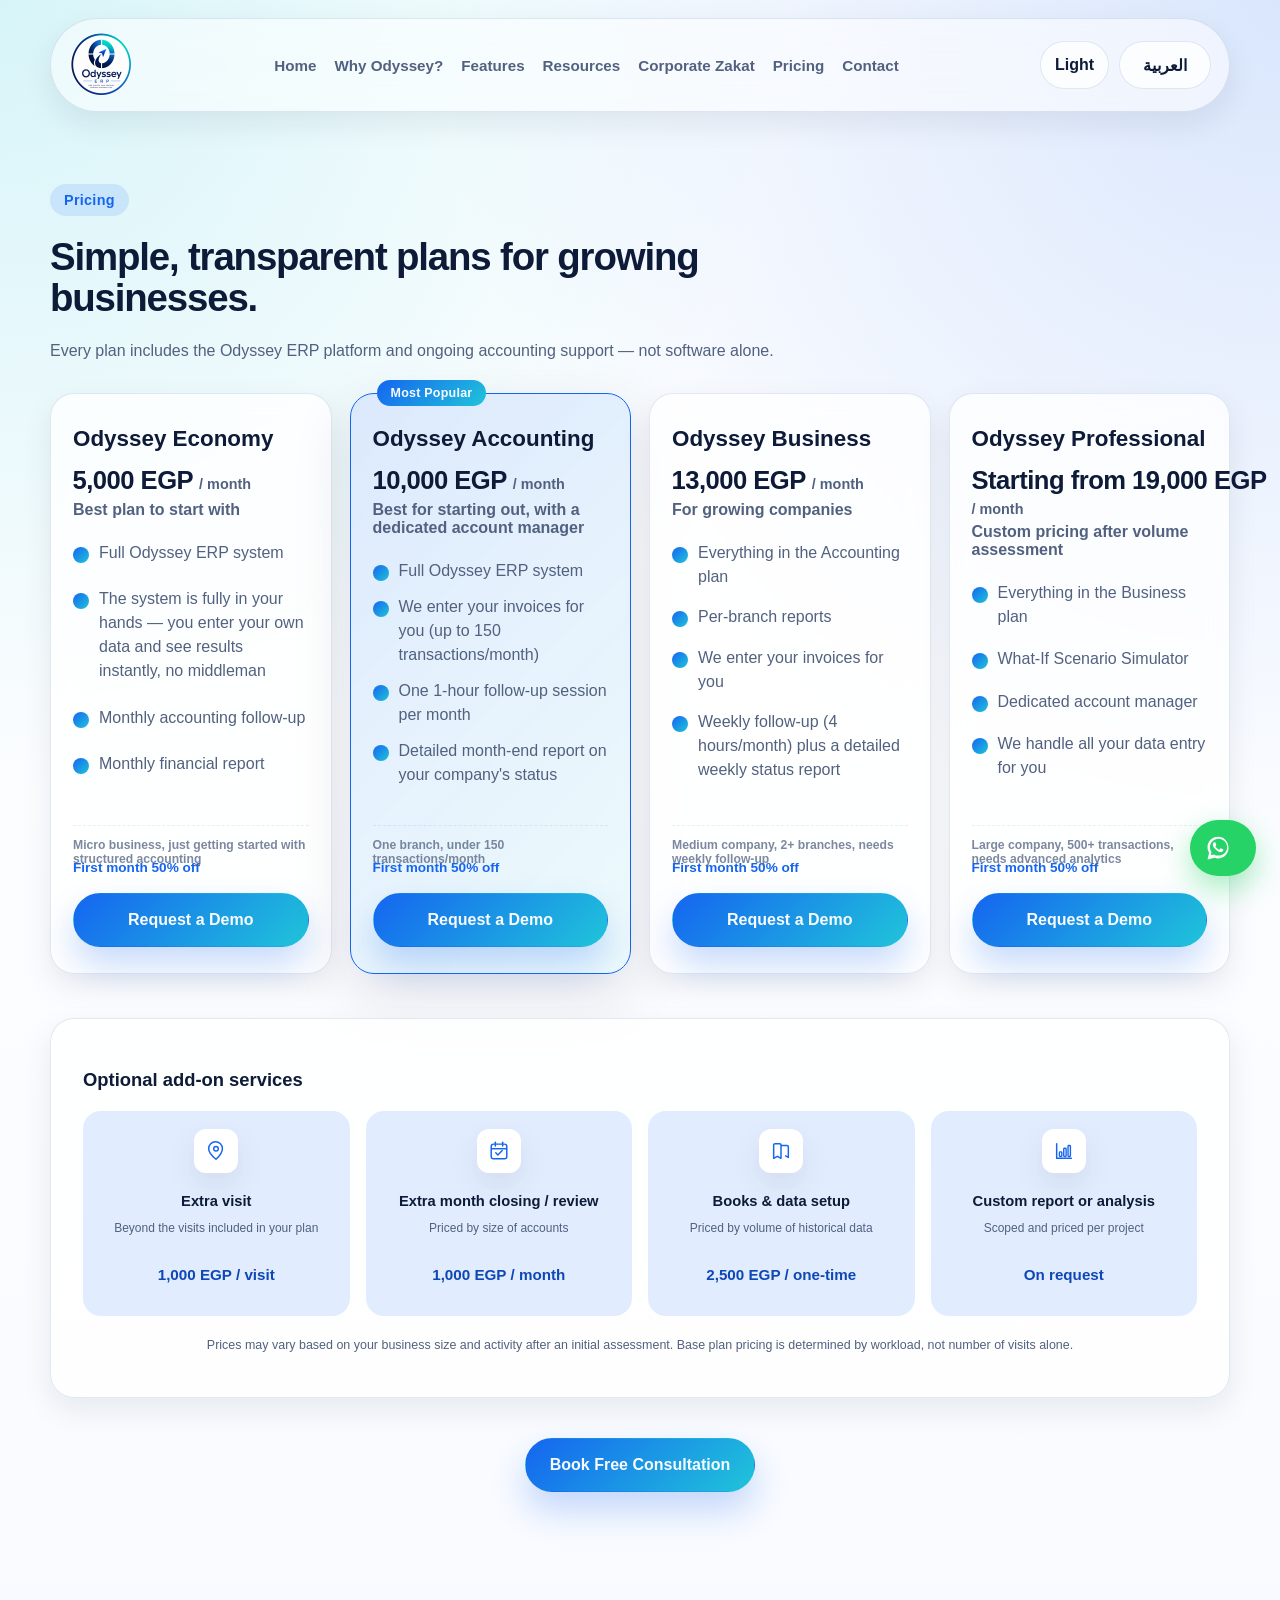
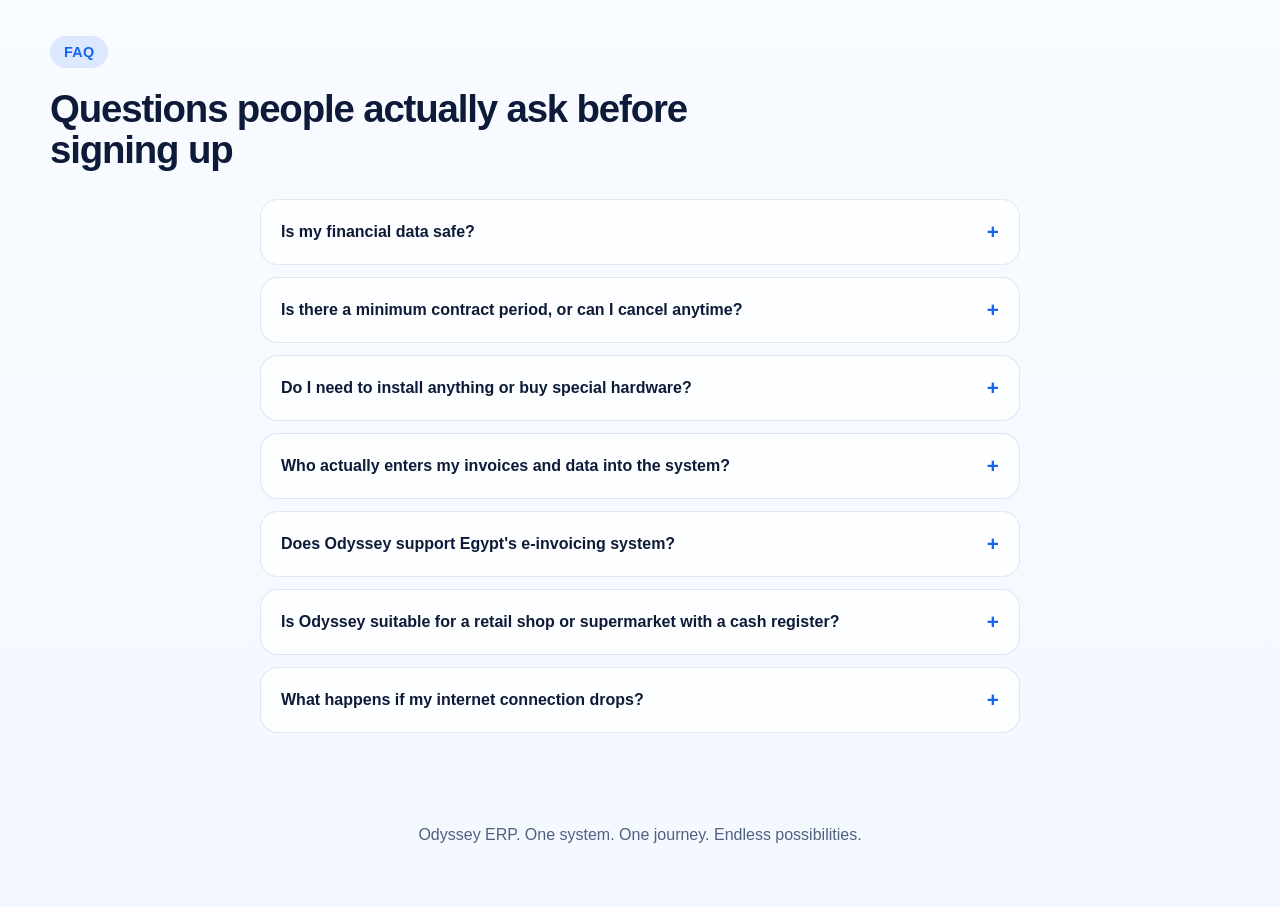
<file: pricing.html>
<!DOCTYPE html>
<html lang="en" dir="ltr">
<head>
  <meta charset="UTF-8">
  <meta name="viewport" content="width=device-width, initial-scale=1.0">
  <title>Pricing | Odyssey ERP</title>
  <meta
    name="description"
    content="Simple, transparent Odyssey ERP pricing plans for growing businesses — accounting platform plus ongoing bookkeeping support."
  >
  <link rel="canonical" href="https://www.odyssey-erp.com/pricing.html">
  <link rel="icon" type="image/png" href="Odyssey_ERP_Logo_Round.png">
  <meta property="og:type" content="website">
  <meta property="og:site_name" content="Odyssey ERP">
  <meta property="og:url" content="https://www.odyssey-erp.com/pricing.html">
  <meta property="og:title" content="Pricing | Odyssey ERP">
  <meta property="og:description" content="Simple, transparent Odyssey ERP pricing plans for growing businesses — accounting platform plus ongoing bookkeeping support.">
  <meta property="og:image" content="https://www.odyssey-erp.com/Cover.png">
  <meta name="twitter:card" content="summary_large_image">
  <meta name="twitter:title" content="Pricing | Odyssey ERP">
  <meta name="twitter:description" content="Simple, transparent Odyssey ERP pricing plans for growing businesses — accounting platform plus ongoing bookkeeping support.">
  <meta name="twitter:image" content="https://www.odyssey-erp.com/Cover.png">
  <link rel="stylesheet" href="style.css">
  <!-- Google tag (gtag.js) -->
  <script async src="https://www.googletagmanager.com/gtag/js?id=G-DYQVPVSGE7"></script>
  <script>
    window.dataLayer = window.dataLayer || [];
    function gtag(){dataLayer.push(arguments);}
    gtag('js', new Date());
    gtag('config', 'G-DYQVPVSGE7');
  </script>
  <!-- Meta Pixel Code -->
  <script>
    !function(f,b,e,v,n,t,s)
    {if(f.fbq)return;n=f.fbq=function(){n.callMethod?
    n.callMethod.apply(n,arguments):n.queue.push(arguments)};
    if(!f._fbq)f._fbq=n;n.push=n;n.loaded=!0;n.version='2.0';
    n.queue=[];t=b.createElement(e);t.async=!0;
    t.src=v;s=b.getElementsByTagName(e)[0];
    s.parentNode.insertBefore(t,s)}(window, document,'script',
    'https://connect.facebook.net/en_US/fbevents.js');
    fbq('init', '1786063249489618');
    fbq('track', 'PageView');
  </script>
  <noscript><img height="1" width="1" style="display:none"
    src="https://www.facebook.com/tr?id=1786063249489618&ev=PageView&noscript=1"
  /></noscript>
  <!-- End Meta Pixel Code -->
  <style>
    .faq-list { max-width: 760px; margin: 0 auto; display: grid; gap: 12px; }
    .faq-item {
      border: 1px solid var(--surface-border);
      background: var(--surface);
      border-radius: var(--radius-md);
      padding: 4px 20px;
    }
    .faq-item summary {
      padding: 16px 0;
      font-weight: 800;
      cursor: pointer;
      list-style: none;
      display: flex;
      align-items: center;
      justify-content: space-between;
      gap: 12px;
    }
    .faq-item summary::-webkit-details-marker { display: none; }
    .faq-item summary::after {
      content: "+";
      font-size: 1.3rem;
      color: var(--primary);
      flex-shrink: 0;
      transition: transform 0.2s ease;
    }
    .faq-item[open] summary::after { transform: rotate(45deg); }
    .faq-item p {
      margin: 0 0 18px;
      color: var(--text-soft);
      line-height: 1.75;
      font-size: 0.95rem;
    }
  </style>
</head>
<body>
  <div class="site-shell">
    <header class="topbar">
      <a class="brand" href="index.html" aria-label="Odyssey ERP">
        <img src="Odyssey_ERP_Logo_Round.png" alt="Odyssey ERP logo">
      </a>

      <nav class="nav" aria-label="Primary">
        <a href="index.html" data-i18n="navHome">Home</a>
        <a href="why-odyssey.html" data-i18n="navWhy">Why Odyssey?</a>
        <a href="features.html" data-i18n="navFeatures">Features</a>
        <a href="resources.html" data-i18n="navResources">Resources</a>
        <a href="zakat.html" data-i18n="navZakat">Corporate Zakat</a>
        <a href="pricing.html" data-i18n="navPricing">Pricing</a>
        <a href="contact.html" data-i18n="navContact">Contact</a>
      </nav>

      <div class="topbar-actions">
        <button class="control-btn" id="themeToggle" type="button" aria-label="Toggle theme">
          <span class="theme-icon theme-icon-light" aria-hidden="true">Light</span>
          <span class="theme-icon theme-icon-dark" aria-hidden="true">Dark</span>
        </button>
        <button class="control-btn lang-btn" id="langToggle" type="button" aria-label="Switch language">
          العربية
        </button>
        <button class="menu-btn" id="menuToggle" type="button" aria-label="Open menu">
          <span></span><span></span><span></span>
        </button>
      </div>
    </header>

    <main>
      <section class="section pricing-section" id="pricing">
        <div class="section-heading reveal">
          <span class="eyebrow" data-i18n="pricingEyebrow">Pricing</span>
          <h2 data-i18n="pricingTitle">Simple, transparent plans for growing businesses.</h2>
          <p data-i18n="pricingSubtitle">Every plan includes the Odyssey ERP platform and ongoing accounting support — not software alone.</p>
        </div>

        <div class="pricing-grid pricing-grid-4">
          <article class="price-card reveal">
            <p class="price-card-for" data-i18n="plan0For">Micro business, just getting started with structured accounting</p>
            <p class="price-card-problem" data-i18n="plan0Problem">Still tracking everything on paper or scattered spreadsheets?</p>
            <h3 data-i18n="plan0Name">Odyssey Economy</h3>
            <p class="price-tag"><span class="price-amount" data-i18n="plan0Price">4,000 EGP</span><span class="price-period" data-i18n="perMonth">/ month</span></p>
            <p class="price-desc" data-i18n="plan0Desc">Best plan to start with</p>
            <ul class="price-features">
              <li data-i18n="plan0Feat1">Full Odyssey ERP system</li>
              <li data-i18n="plan0Feat2">The system is fully in your hands — you enter your own data and see results instantly, no middleman</li>
              <li data-i18n="plan0Feat3">Monthly accounting follow-up</li>
              <li data-i18n="plan0Feat4">Monthly financial report</li>
            </ul>
            <p class="price-card-trial" data-i18n="plan0Trial">First month 50% off</p>
            <a class="btn btn-primary btn-block" href="contact.html#demo" data-i18n="plan0CTA">Book Free Consultation</a>
          </article>

          <article class="price-card price-card-highlight reveal">
            <span class="price-badge" data-i18n="popularBadge">Most Popular</span>
            <p class="price-card-for" data-i18n="plan1For">Small company, 1 branch, &lt;100 transactions/month</p>
            <p class="price-card-problem" data-i18n="plan1Problem">Closing your books 2 months after month-end?</p>
            <h3 data-i18n="plan1Name">Odyssey Accounting</h3>
            <p class="price-tag"><span class="price-amount" data-i18n="plan1Price">9,000 EGP</span><span class="price-period" data-i18n="perMonth">/ month</span></p>
            <p class="price-desc" data-i18n="plan1Desc">Best for starting out</p>
            <ul class="price-features">
              <li data-i18n="plan1Feat1">Full Odyssey ERP system</li>
              <li data-i18n="plan1Feat2">We enter your invoices for you (up to 150 transactions/month)</li>
              <li data-i18n="plan1Feat3">One 1-hour follow-up session per month</li>
              <li data-i18n="plan1Feat4">Detailed month-end report on your company's status</li>
            </ul>
            <p class="price-card-trial" data-i18n="plan1Trial">First month 50% off</p>
            <a class="btn btn-primary btn-block" href="contact.html#demo" data-i18n="plan1CTA">Book Free Consultation</a>
          </article>

          <article class="price-card reveal">
            <p class="price-card-for" data-i18n="plan2For">Medium company, 2+ branches, needs weekly follow-up</p>
            <p class="price-card-problem" data-i18n="plan2Problem">Your accountant comes twice a week and it's not enough?</p>
            <h3 data-i18n="plan2Name">Odyssey Business</h3>
            <p class="price-tag"><span class="price-amount" data-i18n="plan2Price">12,000 EGP</span><span class="price-period" data-i18n="perMonth">/ month</span></p>
            <p class="price-desc" data-i18n="plan2Desc">For growing companies</p>
            <ul class="price-features">
              <li data-i18n="plan2Feat1">Everything in the Accounting plan</li>
              <li data-i18n="plan2Feat2">Per-branch reports</li>
              <li data-i18n="plan2Feat3">We enter your invoices for you</li>
              <li data-i18n="plan2Feat4">Weekly follow-up (4 hours/month) plus a detailed weekly status report</li>
            </ul>
            <p class="price-card-trial" data-i18n="plan2Trial">First month 50% off</p>
            <a class="btn btn-primary btn-block" href="contact.html#demo" data-i18n="plan2CTA">Book Free Consultation</a>
          </article>

          <article class="price-card reveal">
            <p class="price-card-for" data-i18n="plan3For">Large company, 500+ transactions, needs advanced analytics</p>
            <p class="price-card-problem" data-i18n="plan3Problem">2 accountants busy recording instead of analyzing?</p>
            <h3 data-i18n="plan3Name">Odyssey Professional</h3>
            <p class="price-tag"><span class="price-amount" data-i18n="plan3Price">17,500 EGP</span><span class="price-period" data-i18n="perMonth">/ month</span></p>
            <p class="price-desc" data-i18n="plan3Desc">Custom pricing after volume assessment</p>
            <ul class="price-features">
              <li data-i18n="plan3Feat1">Everything in the Business plan</li>
              <li data-i18n="plan3Feat2">What-If Scenario Simulator</li>
              <li data-i18n="plan3Feat3">Dedicated account manager</li>
              <li data-i18n="plan3Feat4">We handle all your data entry for you</li>
            </ul>
            <p class="price-card-trial" data-i18n="plan3Trial">Free assessment + trial month</p>
            <a class="btn btn-primary btn-block" href="contact.html#demo" data-i18n="plan3CTA">Book Free Consultation</a>
          </article>
        </div>

        <div class="addons-panel reveal">
          <h3 data-i18n="addonsTitle">Optional add-on services</h3>
          <div class="addons-grid">
            <article class="addon-item">
              <span class="addon-icon" aria-hidden="true">
                <svg viewBox="0 0 24 24" fill="none" xmlns="http://www.w3.org/2000/svg">
                  <path d="M12 21C12 21 19 14.5 19 9.5C19 5.35786 15.6421 2 11.5 2C7.35786 2 4 5.35786 4 9.5C4 14.5 12 21 12 21Z" stroke="currentColor" stroke-width="1.6" stroke-linejoin="round"/>
                  <circle cx="12" cy="9.5" r="2.5" stroke="currentColor" stroke-width="1.6"/>
                </svg>
              </span>
              <h4 data-i18n="addon1Name">Extra visit</h4>
              <p class="addon-note" data-i18n="addon1Note">Beyond the visits included in your plan</p>
              <p class="addon-price"><span data-i18n="addon1Price">1,000 EGP</span> <span data-i18n="addon1Unit">/ visit</span></p>
            </article>
            <article class="addon-item">
              <span class="addon-icon" aria-hidden="true">
                <svg viewBox="0 0 24 24" fill="none" xmlns="http://www.w3.org/2000/svg">
                  <rect x="3.5" y="4.5" width="17" height="16" rx="2.5" stroke="currentColor" stroke-width="1.6"/>
                  <path d="M3.5 9.5H20.5" stroke="currentColor" stroke-width="1.6"/>
                  <path d="M8 2.5V6.5" stroke="currentColor" stroke-width="1.6" stroke-linecap="round"/>
                  <path d="M16 2.5V6.5" stroke="currentColor" stroke-width="1.6" stroke-linecap="round"/>
                  <path d="M8.5 14L10.75 16.25L15.5 11.5" stroke="currentColor" stroke-width="1.6" stroke-linecap="round" stroke-linejoin="round"/>
                </svg>
              </span>
              <h4 data-i18n="addon2Name">Extra month closing / review</h4>
              <p class="addon-note" data-i18n="addon2Note">Priced by size of accounts</p>
              <p class="addon-price"><span data-i18n="addon2Price">1,000 EGP</span> <span data-i18n="addon2Unit">/ month</span></p>
            </article>
            <article class="addon-item">
              <span class="addon-icon" aria-hidden="true">
                <svg viewBox="0 0 24 24" fill="none" xmlns="http://www.w3.org/2000/svg">
                  <path d="M4 5.5C4 4.67157 4.67157 4 5.5 4H10.5C11.3284 4 12 4.67157 12 5.5V20L8 17.75L4 20V5.5Z" stroke="currentColor" stroke-width="1.6" stroke-linejoin="round"/>
                  <path d="M12 6H18.5C19.3284 6 20 6.67157 20 7.5V19L16.5 17" stroke="currentColor" stroke-width="1.6" stroke-linejoin="round"/>
                </svg>
              </span>
              <h4 data-i18n="addon3Name">Books & data setup</h4>
              <p class="addon-note" data-i18n="addon3Note">Priced by volume of historical data</p>
              <p class="addon-price"><span data-i18n="addon3Price">2,500 EGP</span> <span data-i18n="addon3Unit">/ one-time</span></p>
            </article>
            <article class="addon-item">
              <span class="addon-icon" aria-hidden="true">
                <svg viewBox="0 0 24 24" fill="none" xmlns="http://www.w3.org/2000/svg">
                  <path d="M4 20V4" stroke="currentColor" stroke-width="1.6" stroke-linecap="round"/>
                  <path d="M4 20H20" stroke="currentColor" stroke-width="1.6" stroke-linecap="round"/>
                  <rect x="7" y="13" width="2.6" height="5" rx="0.8" stroke="currentColor" stroke-width="1.5"/>
                  <rect x="11.7" y="9" width="2.6" height="9" rx="0.8" stroke="currentColor" stroke-width="1.5"/>
                  <rect x="16.4" y="6" width="2.6" height="12" rx="0.8" stroke="currentColor" stroke-width="1.5"/>
                </svg>
              </span>
              <h4 data-i18n="addon4Name">Custom report or analysis</h4>
              <p class="addon-note" data-i18n="addon4Note">Scoped and priced per project</p>
              <p class="addon-price"><span data-i18n="addon4Price">On request</span></p>
            </article>
          </div>
          <p class="addons-footnote" data-i18n="addonsFootnote">Prices may vary based on your business size and activity after an initial assessment. Base plan pricing is determined by workload, not number of visits alone.</p>
        </div>

        <div class="section-cta reveal">
          <a class="btn btn-primary" href="contact.html#demo" data-i18n="featuresSectionCta">Book Your Free Consultation</a>
        </div>
      </section>

      <section class="section faq-section" id="faq">
        <div class="section-heading reveal">
          <span class="eyebrow" data-i18n="faqEyebrow">FAQ</span>
          <h2 data-i18n="faqTitle">Questions people actually ask before signing up</h2>
        </div>

        <div class="faq-list reveal">
          <details class="faq-item">
            <summary data-i18n="faq1Q">Is my financial data safe?</summary>
            <p data-i18n="faq1A">Yes. Your data is stored in an isolated database with access control per user — not a shared spreadsheet anyone can open. Only the people you give accounts to can see your company's numbers.</p>
          </details>
          <details class="faq-item">
            <summary data-i18n="faq2Q">Is there a minimum contract period, or can I cancel anytime?</summary>
            <p data-i18n="faq2A">No lock-in contract. It's a monthly subscription — if it's not working for you, you cancel and stop paying from the next month.</p>
          </details>
          <details class="faq-item">
            <summary data-i18n="faq3Q">Do I need to install anything or buy special hardware?</summary>
            <p data-i18n="faq3A">No. Odyssey runs in your browser on any computer, plus a dedicated mobile app for Android. No servers, no IT setup on your end.</p>
          </details>
          <details class="faq-item">
            <summary data-i18n="faq4Q">Who actually enters my invoices and data into the system?</summary>
            <p data-i18n="faq4A">In the Accounting and Business plans, our team enters your invoices, sales, and purchases for you — you don't have to touch the system yourself unless you want to. You just check the Morning Report and approve what needs your decision.</p>
          </details>
          <details class="faq-item">
            <summary data-i18n="faq5Q">Does Odyssey support Egypt's e-invoicing system?</summary>
            <p data-i18n="faq5A">Yes, e-invoicing is built in — invoices are compliant with Egyptian Tax Authority requirements without a separate manual export step.</p>
          </details>
          <details class="faq-item">
            <summary data-i18n="faq6Q">Is Odyssey suitable for a retail shop or supermarket with a cash register?</summary>
            <p data-i18n="faq6A">Honestly — not yet. Odyssey today is built for businesses that invoice fixed customers (wholesale, distribution, manufacturing, services), not fast walk-in retail checkout. If that's your business, you need a dedicated POS system first; Odyssey is a strong fit for the accounting and reporting side alongside it.</p>
          </details>
          <details class="faq-item">
            <summary data-i18n="faq7Q">What happens if my internet connection drops?</summary>
            <p data-i18n="faq7A">Odyssey is cloud-based, so it needs an internet connection to work, same as any online banking or email service. You can pick up exactly where you left off the moment you're back online.</p>
          </details>
        </div>
      </section>
    </main>

    <footer class="footer">
      <p data-i18n="footerText">Odyssey ERP. One system. One journey. Endless possibilities.</p>
    </footer>
  </div>

  <a
    class="whatsapp-fab"
    id="whatsappFab"
    href="https://wa.me/201555568029"
    target="_blank"
    rel="noreferrer"
    aria-label="Chat with us on WhatsApp"
  >
    <svg viewBox="0 0 32 32" fill="currentColor" aria-hidden="true">
      <path d="M16.02 3C9.4 3 4 8.36 4 14.94c0 2.35.66 4.55 1.8 6.43L4 29l7.83-1.75a12.9 12.9 0 0 0 4.19.7c6.62 0 12.02-5.36 12.02-11.94C28.04 8.36 22.64 3 16.02 3zm0 21.7c-1.53 0-2.99-.36-4.29-1.05l-.31-.17-3.63.81.78-3.58-.2-.32a9.7 9.7 0 0 1-1.55-5.25c0-5.37 4.4-9.75 9.8-9.75s9.8 4.38 9.8 9.75-4.4 9.56-9.8 9.56zm5.47-7.33c-.3-.15-1.77-.87-2.05-.97-.27-.1-.47-.15-.67.15-.2.3-.77.97-.94 1.17-.17.2-.35.22-.65.07-.3-.15-1.24-.46-2.36-1.46-.87-.78-1.46-1.74-1.63-2.04-.17-.3-.02-.46.13-.6.13-.13.3-.35.45-.52.15-.17.2-.3.3-.5.1-.2.05-.37-.02-.52-.07-.15-.67-1.6-.92-2.2-.24-.57-.49-.5-.67-.5h-.57c-.2 0-.52.07-.79.37-.27.3-1.04 1.02-1.04 2.48s1.07 2.88 1.22 3.08c.15.2 2.1 3.2 5.09 4.49.71.31 1.27.49 1.7.63.71.23 1.36.19 1.87.12.57-.09 1.77-.72 2.02-1.42.25-.7.25-1.3.17-1.42-.07-.13-.27-.2-.57-.35z"/>
    </svg>
    <span class="whatsapp-label" data-i18n="whatsappLabel">Chat with us</span>
  </a>

  <script src="lead-form.config.js"></script>
  <script src="gallery-manifest.js"></script>
  <script src="script.js"></script>
</body>
</html>
</file>
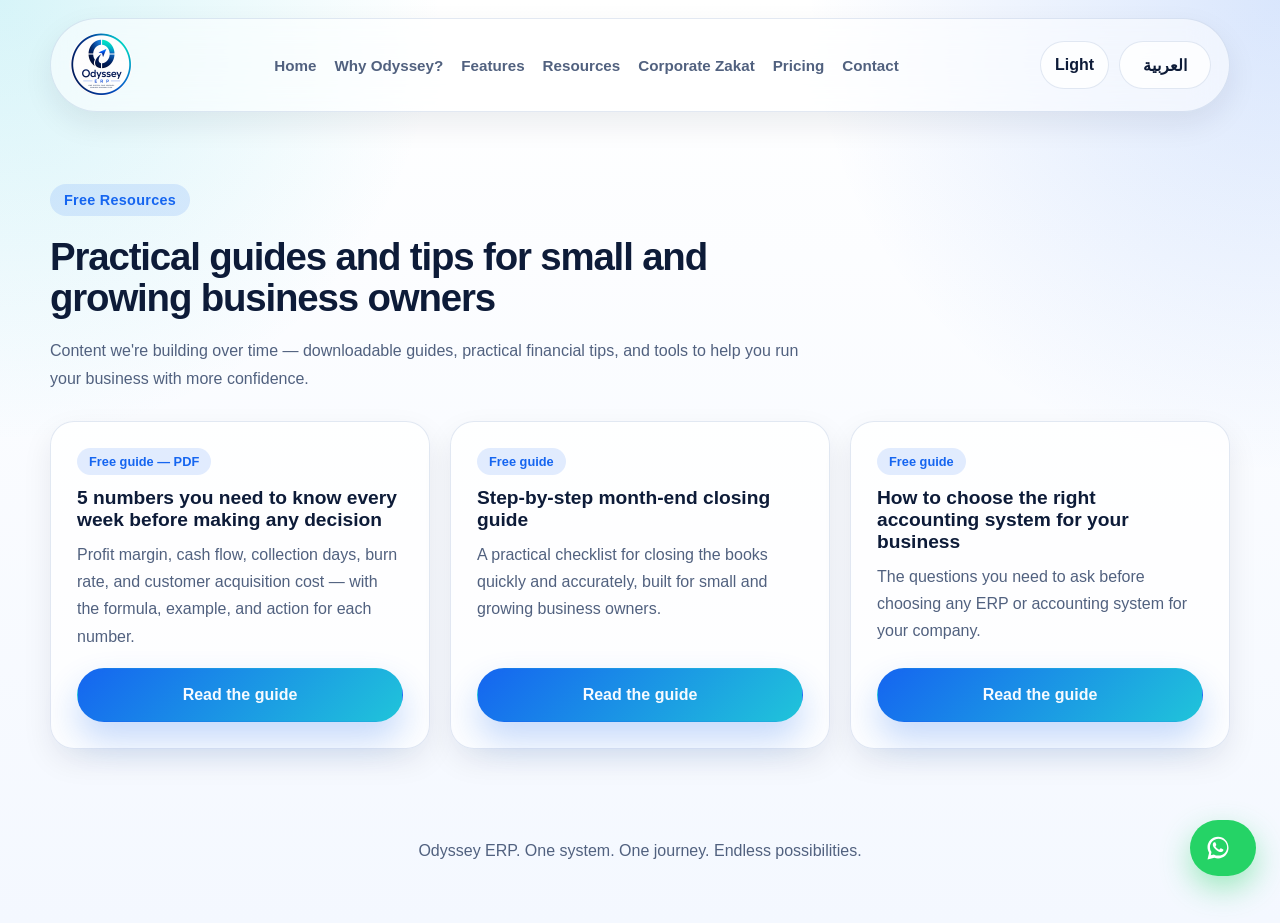
<file: resources.html>
<!DOCTYPE html>
<html lang="en" dir="ltr">
<head>
  <meta charset="UTF-8">
  <meta name="viewport" content="width=device-width, initial-scale=1.0">
  <title>Free Guides & Resources | Odyssey ERP</title>
  <meta
    name="description"
    content="Free Odyssey ERP guides and resources for small and growing business owners — financial numbers, practical tips, and downloadable tools."
  >
  <link rel="canonical" href="https://www.odyssey-erp.com/resources.html">
  <link rel="icon" type="image/png" href="Odyssey_ERP_Logo_Round.png">
  <meta property="og:type" content="website">
  <meta property="og:site_name" content="Odyssey ERP">
  <meta property="og:url" content="https://www.odyssey-erp.com/resources.html">
  <meta property="og:title" content="Free Guides & Resources | Odyssey ERP">
  <meta property="og:description" content="Free Odyssey ERP guides and resources for small and growing business owners — financial numbers, practical tips, and downloadable tools.">
  <meta property="og:image" content="https://www.odyssey-erp.com/Cover.png">
  <meta name="twitter:card" content="summary_large_image">
  <meta name="twitter:title" content="Free Guides & Resources | Odyssey ERP">
  <meta name="twitter:description" content="Free Odyssey ERP guides and resources for small and growing business owners — financial numbers, practical tips, and downloadable tools.">
  <meta name="twitter:image" content="https://www.odyssey-erp.com/Cover.png">
  <link rel="stylesheet" href="style.css">
  <!-- Google tag (gtag.js) -->
  <script async src="https://www.googletagmanager.com/gtag/js?id=G-DYQVPVSGE7"></script>
  <script>
    window.dataLayer = window.dataLayer || [];
    function gtag(){dataLayer.push(arguments);}
    gtag('js', new Date());
    gtag('config', 'G-DYQVPVSGE7');
  </script>
  <!-- Meta Pixel Code -->
  <script>
    !function(f,b,e,v,n,t,s)
    {if(f.fbq)return;n=f.fbq=function(){n.callMethod?
    n.callMethod.apply(n,arguments):n.queue.push(arguments)};
    if(!f._fbq)f._fbq=n;n.push=n;n.loaded=!0;n.version='2.0';
    n.queue=[];t=b.createElement(e);t.async=!0;
    t.src=v;s=b.getElementsByTagName(e)[0];
    s.parentNode.insertBefore(t,s)}(window, document,'script',
    'https://connect.facebook.net/en_US/fbevents.js');
    fbq('init', '1786063249489618');
    fbq('track', 'PageView');
  </script>
  <noscript><img height="1" width="1" style="display:none"
    src="https://www.facebook.com/tr?id=1786063249489618&ev=PageView&noscript=1"
  /></noscript>
  <!-- End Meta Pixel Code -->
  <style>
    .resources-grid {
      display: grid;
      grid-template-columns: repeat(3, minmax(0, 1fr));
      gap: 20px;
    }
    .resource-card {
      display: flex;
      flex-direction: column;
      padding: 26px;
      border: 1px solid var(--surface-border);
      background: var(--surface);
      border-radius: var(--radius-lg);
      box-shadow: var(--shadow-soft);
    }
    .resource-card .resource-tag {
      display: inline-block;
      margin-bottom: 12px;
      padding: 6px 12px;
      border-radius: 999px;
      background: var(--primary-soft);
      color: var(--primary);
      font-size: 0.8rem;
      font-weight: 800;
      width: fit-content;
    }
    .resource-card h3 { margin: 0 0 10px; font-size: 1.2rem; }
    .resource-card p { flex: 1; margin: 0 0 18px; color: var(--text-soft); line-height: 1.7; }
    .resource-card-soon {
      opacity: 0.6;
    }
    @media (max-width: 1100px) {
      .resources-grid { grid-template-columns: 1fr; }
    }
  </style>
</head>
<body>
  <div class="site-shell">
    <header class="topbar">
      <a class="brand" href="index.html" aria-label="Odyssey ERP">
        <img src="Odyssey_ERP_Logo_Round.png" alt="Odyssey ERP logo">
      </a>

      <nav class="nav" aria-label="Primary">
        <a href="index.html" data-i18n="navHome">Home</a>
        <a href="why-odyssey.html" data-i18n="navWhy">Why Odyssey?</a>
        <a href="features.html" data-i18n="navFeatures">Features</a>
        <a href="resources.html" data-i18n="navResources">Resources</a>
        <a href="zakat.html" data-i18n="navZakat">Corporate Zakat</a>
        <a href="pricing.html" data-i18n="navPricing">Pricing</a>
        <a href="contact.html" data-i18n="navContact">Contact</a>
      </nav>

      <div class="topbar-actions">
        <button class="control-btn" id="themeToggle" type="button" aria-label="Toggle theme">
          <span class="theme-icon theme-icon-light" aria-hidden="true">Light</span>
          <span class="theme-icon theme-icon-dark" aria-hidden="true">Dark</span>
        </button>
        <button class="control-btn lang-btn" id="langToggle" type="button" aria-label="Switch language">
          العربية
        </button>
        <button class="menu-btn" id="menuToggle" type="button" aria-label="Open menu">
          <span></span><span></span><span></span>
        </button>
      </div>
    </header>

    <main>
      <section class="section">
        <div class="section-heading reveal">
          <span class="eyebrow" data-i18n="resourcesEyebrow">Free Resources</span>
          <h2 data-i18n="resourcesPageTitle">Practical guides and tips for small and growing business owners</h2>
          <p data-i18n="resourcesPageText">Content we're building over time — downloadable guides, practical financial tips, and tools to help you run your business with more confidence.</p>
        </div>

        <div class="resources-grid">
          <article class="resource-card reveal">
            <span class="resource-tag" data-i18n="resource1Tag">Free guide — PDF</span>
            <h3 data-i18n="resource1Title">5 numbers you need to know every week before making any decision</h3>
            <p data-i18n="resource1Text">Profit margin, cash flow, collection days, burn rate, and customer acquisition cost — with the formula, example, and action for each number.</p>
            <a class="btn btn-primary btn-block" href="guide-5-numbers.html" data-i18n="resource1CTA">Read the guide</a>
          </article>

          <article class="resource-card reveal">
            <span class="resource-tag" data-i18n="resource2Tag">Free guide</span>
            <h3 data-i18n="resource2Title">Step-by-step month-end closing guide</h3>
            <p data-i18n="resource2Text">A practical checklist for closing the books quickly and accurately, built for small and growing business owners.</p>
            <a class="btn btn-primary btn-block" href="guide-month-end-closing.html" data-i18n="resource1CTA">Read the guide</a>
          </article>

          <article class="resource-card reveal">
            <span class="resource-tag" data-i18n="resource2Tag">Free guide</span>
            <h3 data-i18n="resource3Title">How to choose the right accounting system for your business</h3>
            <p data-i18n="resource3Text">The questions you need to ask before choosing any ERP or accounting system for your company.</p>
            <a class="btn btn-primary btn-block" href="guide-choose-system.html" data-i18n="resource1CTA">Read the guide</a>
          </article>
        </div>
      </section>
    </main>

    <footer class="footer">
      <p data-i18n="footerText">Odyssey ERP. One system. One journey. Endless possibilities.</p>
    </footer>
  </div>

  <a
    class="whatsapp-fab"
    id="whatsappFab"
    href="https://wa.me/201555568029"
    target="_blank"
    rel="noreferrer"
    aria-label="Chat with us on WhatsApp"
  >
    <svg viewBox="0 0 32 32" fill="currentColor" aria-hidden="true">
      <path d="M16.02 3C9.4 3 4 8.36 4 14.94c0 2.35.66 4.55 1.8 6.43L4 29l7.83-1.75a12.9 12.9 0 0 0 4.19.7c6.62 0 12.02-5.36 12.02-11.94C28.04 8.36 22.64 3 16.02 3zm0 21.7c-1.53 0-2.99-.36-4.29-1.05l-.31-.17-3.63.81.78-3.58-.2-.32a9.7 9.7 0 0 1-1.55-5.25c0-5.37 4.4-9.75 9.8-9.75s9.8 4.38 9.8 9.75-4.4 9.56-9.8 9.56zm5.47-7.33c-.3-.15-1.77-.87-2.05-.97-.27-.1-.47-.15-.67.15-.2.3-.77.97-.94 1.17-.17.2-.35.22-.65.07-.3-.15-1.24-.46-2.36-1.46-.87-.78-1.46-1.74-1.63-2.04-.17-.3-.02-.46.13-.6.13-.13.3-.35.45-.52.15-.17.2-.3.3-.5.1-.2.05-.37-.02-.52-.07-.15-.67-1.6-.92-2.2-.24-.57-.49-.5-.67-.5h-.57c-.2 0-.52.07-.79.37-.27.3-1.04 1.02-1.04 2.48s1.07 2.88 1.22 3.08c.15.2 2.1 3.2 5.09 4.49.71.31 1.27.49 1.7.63.71.23 1.36.19 1.87.12.57-.09 1.77-.72 2.02-1.42.25-.7.25-1.3.17-1.42-.07-.13-.27-.2-.57-.35z"/>
    </svg>
    <span class="whatsapp-label" data-i18n="whatsappLabel">Chat with us</span>
  </a>

  <script src="lead-form.config.js"></script>
  <script src="gallery-manifest.js"></script>
  <script src="script.js"></script>
</body>
</html>
</file>
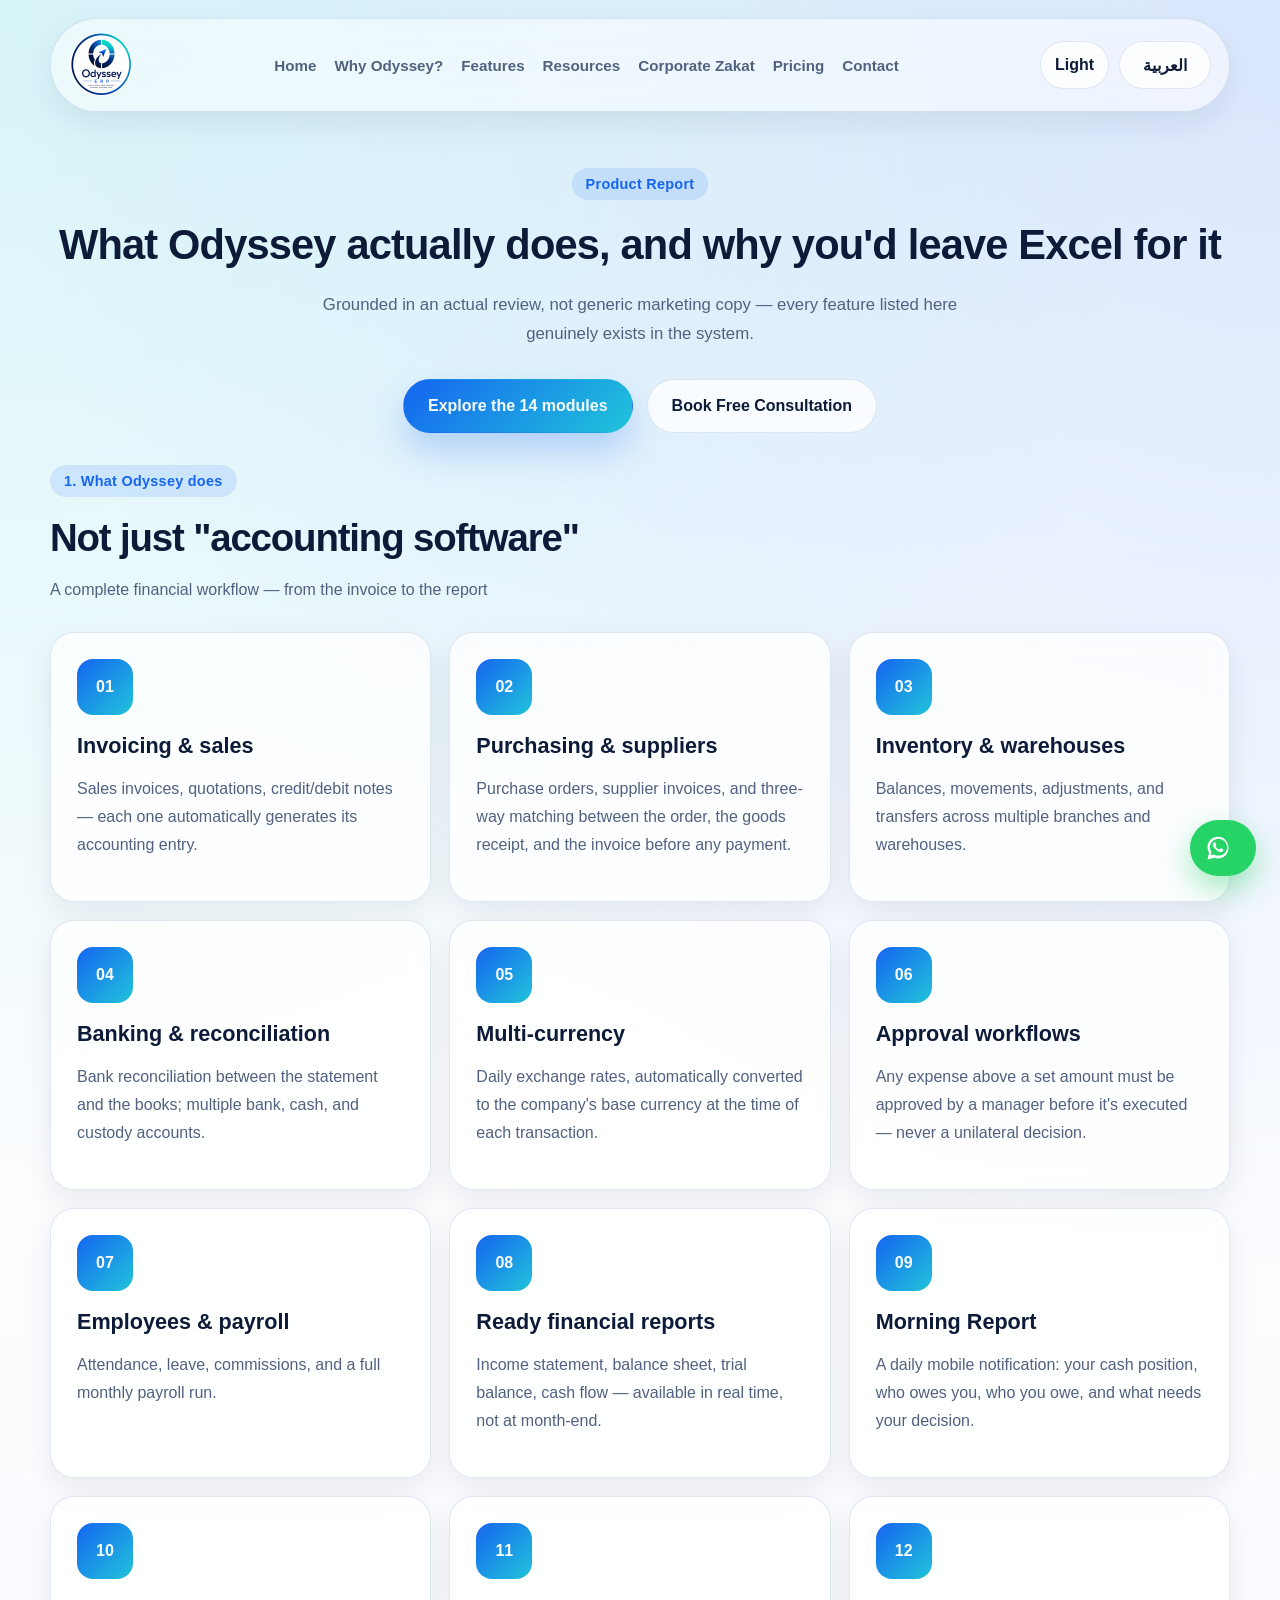
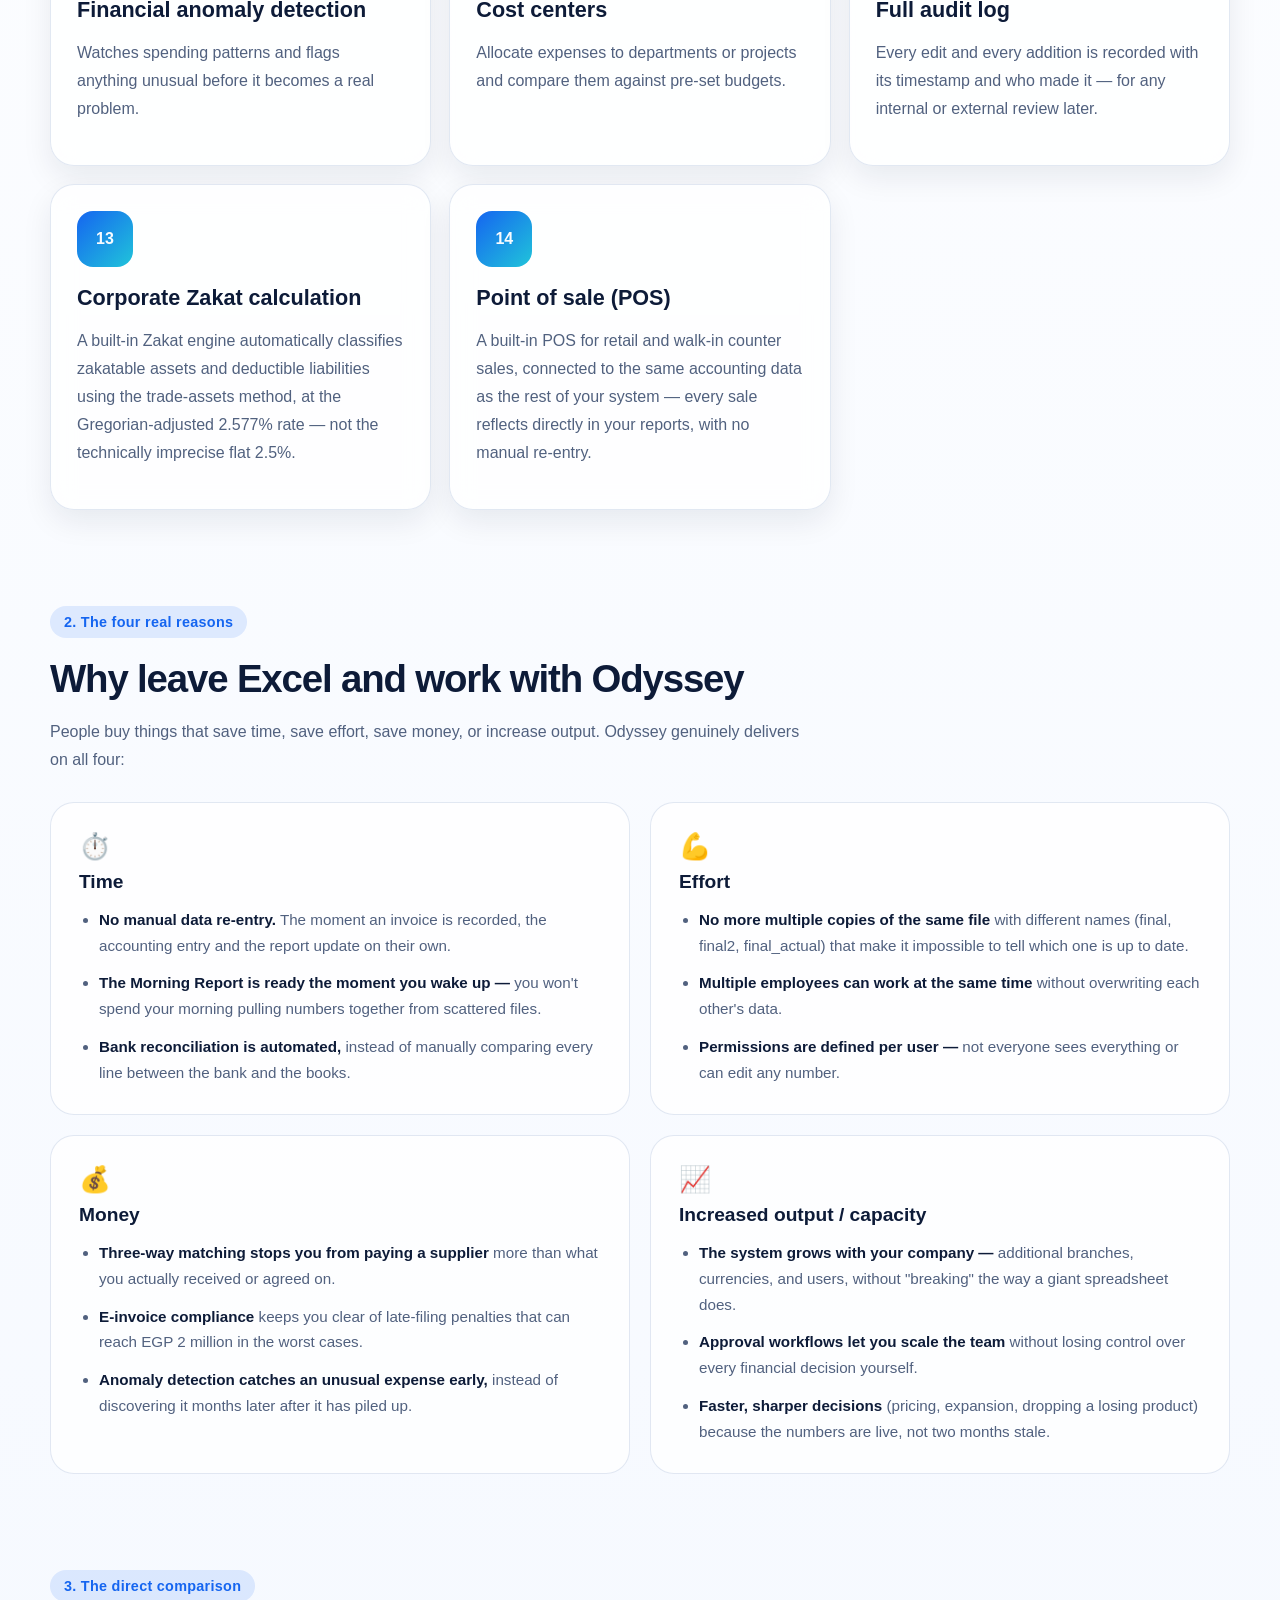
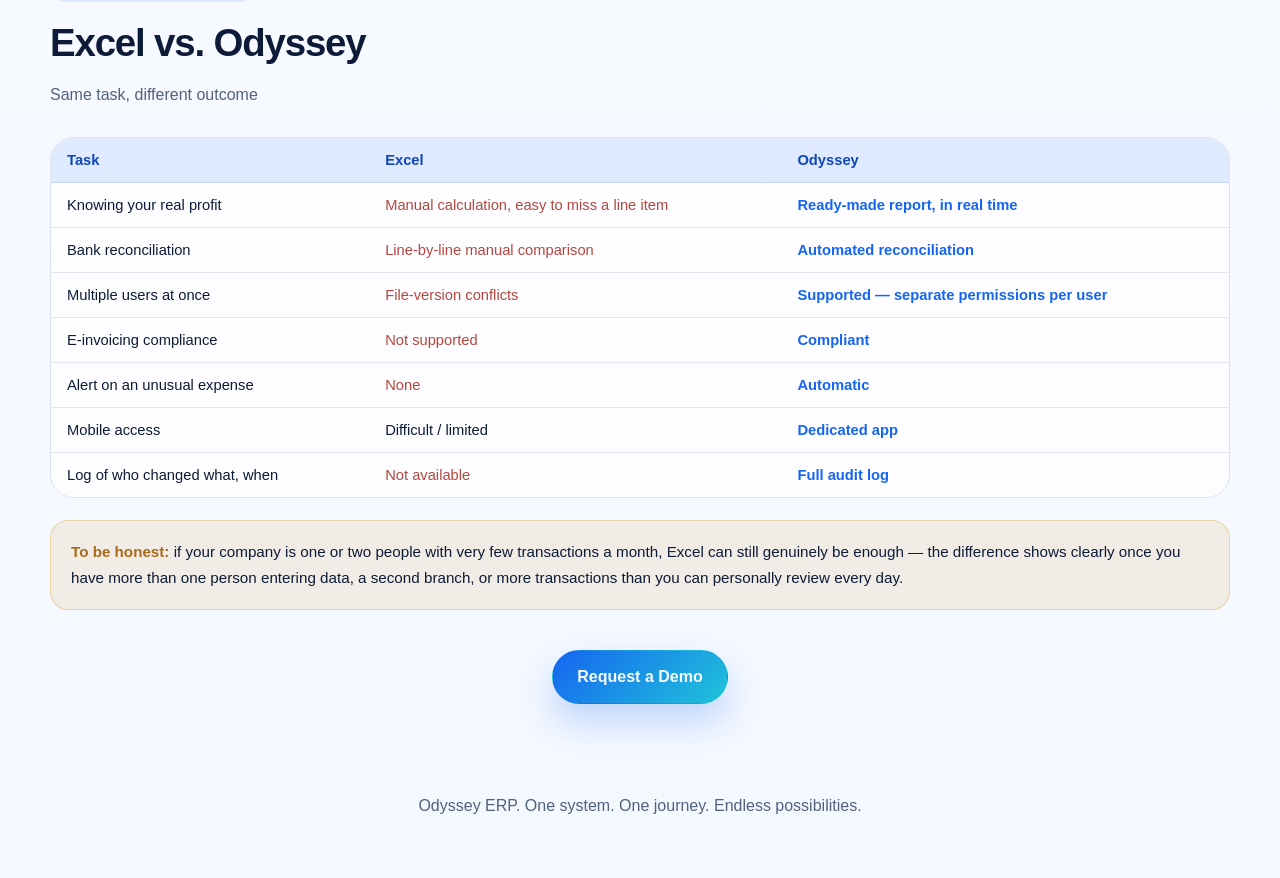
<file: why-odyssey.html>
<!DOCTYPE html>
<html lang="en" dir="ltr">
<head>
  <meta charset="UTF-8">
  <meta name="viewport" content="width=device-width, initial-scale=1.0">
  <title>Why Odyssey? | Odyssey ERP</title>
  <meta
    name="description"
    content="What Odyssey ERP actually does, and why a growing business would leave Excel for it — grounded in an actual review of the system's code."
  >
  <link rel="canonical" href="https://www.odyssey-erp.com/why-odyssey.html">
  <link rel="icon" type="image/png" href="Odyssey_ERP_Logo_Round.png">
  <meta property="og:type" content="website">
  <meta property="og:site_name" content="Odyssey ERP">
  <meta property="og:url" content="https://www.odyssey-erp.com/why-odyssey.html">
  <meta property="og:title" content="Why Odyssey? | Odyssey ERP">
  <meta property="og:description" content="What Odyssey ERP actually does, and why a growing business would leave Excel for it — grounded in an actual review of the system's code.">
  <meta property="og:image" content="https://www.odyssey-erp.com/Cover.png">
  <meta name="twitter:card" content="summary_large_image">
  <meta name="twitter:title" content="Why Odyssey? | Odyssey ERP">
  <meta name="twitter:description" content="What Odyssey ERP actually does, and why a growing business would leave Excel for it — grounded in an actual review of the system's code.">
  <meta name="twitter:image" content="https://www.odyssey-erp.com/Cover.png">
  <link rel="stylesheet" href="style.css">
  <!-- Google tag (gtag.js) -->
  <script async src="https://www.googletagmanager.com/gtag/js?id=G-DYQVPVSGE7"></script>
  <script>
    window.dataLayer = window.dataLayer || [];
    function gtag(){dataLayer.push(arguments);}
    gtag('js', new Date());
    gtag('config', 'G-DYQVPVSGE7');
  </script>
  <!-- Meta Pixel Code -->
  <script>
    !function(f,b,e,v,n,t,s)
    {if(f.fbq)return;n=f.fbq=function(){n.callMethod?
    n.callMethod.apply(n,arguments):n.queue.push(arguments)};
    if(!f._fbq)f._fbq=n;n.push=n;n.loaded=!0;n.version='2.0';
    n.queue=[];t=b.createElement(e);t.async=!0;
    t.src=v;s=b.getElementsByTagName(e)[0];
    s.parentNode.insertBefore(t,s)}(window, document,'script',
    'https://connect.facebook.net/en_US/fbevents.js');
    fbq('init', '1786063249489618');
    fbq('track', 'PageView');
  </script>
  <noscript><img height="1" width="1" style="display:none"
    src="https://www.facebook.com/tr?id=1786063249489618&ev=PageView&noscript=1"
  /></noscript>
  <!-- End Meta Pixel Code -->
  <style>
    /* Page-specific additions — reuse site tokens, add only what this page needs */
    .why-hero { padding: 56px 0 8px; text-align: center; }
    .why-hero .eyebrow { margin-bottom: 18px; }
    .why-hero h1 { margin: 0 0 18px; font-size: clamp(1.8rem, 3.4vw, 2.6rem); line-height: 1.3; letter-spacing: -0.02em; }
    .why-hero p { max-width: 640px; margin: 0 auto 30px; color: var(--text-soft); line-height: 1.75; font-size: 1.05rem; }

    .reason-grid { grid-template-columns: repeat(2, minmax(0, 1fr)); display: grid; gap: 20px; }
    .reason-card { padding: 28px; border: 1px solid var(--surface-border); background: var(--surface); border-radius: var(--radius-lg); }
    .reason-card .reason-icon { font-size: 1.6rem; margin-bottom: 10px; display: block; }
    .reason-card h3 { margin: 0 0 14px; font-size: 1.2rem; }
    .reason-card ul { margin: 0; padding-inline-start: 20px; display: grid; gap: 12px; }
    .reason-card li { font-size: 0.95rem; line-height: 1.7; color: var(--text-soft); }
    .reason-card li b { color: var(--text); }

    .compare-table-wrap { overflow-x: auto; border-radius: var(--radius-lg); border: 1px solid var(--surface-border); }
    table.compare-table { width: 100%; border-collapse: collapse; background: var(--surface); font-size: 0.92rem; }
    table.compare-table th, table.compare-table td { padding: 14px 16px; text-align: start; border-bottom: 1px solid var(--surface-border); }
    table.compare-table th { background: var(--primary-soft); color: var(--primary-strong); font-weight: 800; white-space: nowrap; }
    table.compare-table tr:last-child td { border-bottom: none; }
    table.compare-table td.excel-col { color: #b5473f; }
    table.compare-table td.odyssey-col { color: var(--primary); font-weight: 800; }

    .honesty-box {
      margin-top: 22px; padding: 18px 20px; border-radius: var(--radius-md);
      background: rgba(214, 158, 46, 0.12); border: 1px solid rgba(214, 158, 46, 0.35);
      font-size: 0.95rem; line-height: 1.7;
    }
    .honesty-box b { color: #a86a1c; }

    @media (max-width: 700px) {
      .reason-grid { grid-template-columns: 1fr; }
    }
  </style>
</head>
<body>
  <div class="site-shell">
    <header class="topbar">
      <a class="brand" href="index.html" aria-label="Odyssey ERP">
        <img src="Odyssey_ERP_Logo_Round.png" alt="Odyssey ERP logo">
      </a>

      <nav class="nav" aria-label="Primary">
        <a href="index.html" data-i18n="navHome">Home</a>
        <a href="why-odyssey.html" data-i18n="navWhy">Why Odyssey?</a>
        <a href="features.html" data-i18n="navFeatures">Features</a>
        <a href="resources.html" data-i18n="navResources">Resources</a>
        <a href="zakat.html" data-i18n="navZakat">Corporate Zakat</a>
        <a href="pricing.html" data-i18n="navPricing">Pricing</a>
        <a href="contact.html" data-i18n="navContact">Contact</a>
      </nav>

      <div class="topbar-actions">
        <button class="control-btn" id="themeToggle" type="button" aria-label="Toggle theme">
          <span class="theme-icon theme-icon-light" aria-hidden="true">Light</span>
          <span class="theme-icon theme-icon-dark" aria-hidden="true">Dark</span>
        </button>
        <button class="control-btn lang-btn" id="langToggle" type="button" aria-label="Switch language">
          العربية
        </button>
        <button class="menu-btn" id="menuToggle" type="button" aria-label="Open menu">
          <span></span><span></span><span></span>
        </button>
      </div>
    </header>

    <main>
      <section class="section why-hero">
        <span class="eyebrow" data-i18n="whyEyebrow">Product Report</span>
        <h1 data-i18n="whyHeroTitle">What Odyssey actually does, and why you'd leave Excel for it</h1>
        <p data-i18n="whyHeroIntro">Grounded in an actual review, not generic marketing copy — every feature listed here genuinely exists in the system.</p>
        <div class="guide-download-row" style="display:flex; justify-content:center; gap:14px; flex-wrap:wrap;">
          <a class="btn btn-primary" href="#modules" data-i18n="whyExploreCta">Explore the 12 modules</a>
          <a class="btn btn-secondary" href="contact.html#demo" data-i18n="featuresSectionCta">Book Your Free Consultation</a>
        </div>
      </section>

      <section class="section" id="modules" style="padding-top:24px;">
        <div class="section-heading reveal">
          <span class="eyebrow" data-i18n="whyModulesEyebrow">1. What Odyssey does</span>
          <h2 data-i18n="whyModulesTitle">Not just "accounting software"</h2>
          <p data-i18n="whyModulesSubtitle">A complete financial workflow — from the invoice to the report</p>
        </div>

        <div class="feature-grid" style="grid-template-columns: repeat(3, minmax(0,1fr));">
          <article class="feature-card reveal"><div class="feature-icon">01</div><h3 data-i18n="whyModule1Title">Invoicing &amp; sales</h3><p data-i18n="whyModule1Text">Sales invoices, quotations, credit/debit notes — each one automatically generates its accounting entry.</p></article>
          <article class="feature-card reveal"><div class="feature-icon">02</div><h3 data-i18n="whyModule2Title">Purchasing &amp; suppliers</h3><p data-i18n="whyModule2Text">Purchase orders, supplier invoices, and three-way matching between the order, the goods receipt, and the invoice before any payment.</p></article>
          <article class="feature-card reveal"><div class="feature-icon">03</div><h3 data-i18n="whyModule3Title">Inventory &amp; warehouses</h3><p data-i18n="whyModule3Text">Balances, movements, adjustments, and transfers across multiple branches and warehouses.</p></article>
          <article class="feature-card reveal"><div class="feature-icon">04</div><h3 data-i18n="whyModule4Title">Banking &amp; reconciliation</h3><p data-i18n="whyModule4Text">Bank reconciliation between the statement and the books; multiple bank, cash, and custody accounts.</p></article>
          <article class="feature-card reveal"><div class="feature-icon">05</div><h3 data-i18n="whyModule5Title">Multi-currency</h3><p data-i18n="whyModule5Text">Daily exchange rates, automatically converted to the company's base currency at the time of each transaction.</p></article>
          <article class="feature-card reveal"><div class="feature-icon">06</div><h3 data-i18n="whyModule6Title">Approval workflows</h3><p data-i18n="whyModule6Text">Any expense above a set amount must be approved by a manager before it's executed — never a unilateral decision.</p></article>
          <article class="feature-card reveal"><div class="feature-icon">07</div><h3 data-i18n="whyModule7Title">Employees &amp; payroll</h3><p data-i18n="whyModule7Text">Attendance, leave, commissions, and a full monthly payroll run.</p></article>
          <article class="feature-card reveal"><div class="feature-icon">08</div><h3 data-i18n="whyModule8Title">Ready financial reports</h3><p data-i18n="whyModule8Text">Income statement, balance sheet, trial balance, cash flow — available in real time, not at month-end.</p></article>
          <article class="feature-card reveal"><div class="feature-icon">09</div><h3 data-i18n="whyModule9Title">Morning Report</h3><p data-i18n="whyModule9Text">A daily mobile notification: your cash position, who owes you, who you owe, and what needs your decision.</p></article>
          <article class="feature-card reveal"><div class="feature-icon">10</div><h3 data-i18n="whyModule10Title">Financial anomaly detection</h3><p data-i18n="whyModule10Text">Watches spending patterns and flags anything unusual before it becomes a real problem.</p></article>
          <article class="feature-card reveal"><div class="feature-icon">11</div><h3 data-i18n="whyModule11Title">Cost centers</h3><p data-i18n="whyModule11Text">Allocate expenses to departments or projects and compare them against pre-set budgets.</p></article>
          <article class="feature-card reveal"><div class="feature-icon">12</div><h3 data-i18n="whyModule12Title">Full audit log</h3><p data-i18n="whyModule12Text">Every edit and every addition is recorded with its timestamp and who made it — for any internal or external review later.</p></article>
          <article class="feature-card reveal"><div class="feature-icon">13</div><h3 data-i18n="whyModule13Title">Corporate Zakat calculation</h3><p data-i18n="whyModule13Text">An automatic worksheet that classifies zakatable assets and deductible liabilities using the trade-assets method, with the Gregorian-adjusted 2.577% rate — not a flat, technically-off 2.5%.</p></article>
          <article class="feature-card reveal"><div class="feature-icon">14</div><h3 data-i18n="whyModule14Title">Point of sale (POS)</h3><p data-i18n="whyModule14Text">A built-in POS for retail and walk-in counter sales, connected to the same accounting data as the rest of your system — every sale reflects directly in your reports, with no manual re-entry.</p></article>
        </div>
      </section>

      <section class="section" id="reasons" style="padding-top:24px;">
        <div class="section-heading reveal">
          <span class="eyebrow" data-i18n="whyReasonsEyebrow">2. The four real reasons</span>
          <h2 data-i18n="whyReasonsTitle">Why leave Excel and work with Odyssey</h2>
          <p data-i18n="whyReasonsSubtitle">People buy things that save time, save effort, save money, or increase output. Odyssey genuinely delivers on all four:</p>
        </div>

        <div class="reason-grid">
          <article class="reason-card reveal">
            <span class="reason-icon" aria-hidden="true">⏱️</span>
            <h3 data-i18n="whyTimeTitle">Time</h3>
            <ul>
              <li><b data-i18n="whyTimeLead1">No manual data re-entry.</b><span data-i18n="whyTimeText1"> The moment an invoice is recorded, the accounting entry and the report update on their own.</span></li>
              <li><b data-i18n="whyTimeLead2">The Morning Report is ready the moment you wake up —</b><span data-i18n="whyTimeText2"> you won't spend your morning pulling numbers together from scattered files.</span></li>
              <li><b data-i18n="whyTimeLead3">Bank reconciliation is automated,</b><span data-i18n="whyTimeText3"> instead of manually comparing every line between the bank and the books.</span></li>
            </ul>
          </article>
          <article class="reason-card reveal">
            <span class="reason-icon" aria-hidden="true">💪</span>
            <h3 data-i18n="whyEffortTitle">Effort</h3>
            <ul>
              <li><b data-i18n="whyEffortLead1">No more multiple copies of the same file</b><span data-i18n="whyEffortText1"> with different names (final, final2, final_actual) that make it impossible to tell which one is up to date.</span></li>
              <li><b data-i18n="whyEffortLead2">Multiple employees can work at the same time</b><span data-i18n="whyEffortText2"> without overwriting each other's data.</span></li>
              <li><b data-i18n="whyEffortLead3">Permissions are defined per user —</b><span data-i18n="whyEffortText3"> not everyone sees everything or can edit any number.</span></li>
            </ul>
          </article>
          <article class="reason-card reveal">
            <span class="reason-icon" aria-hidden="true">💰</span>
            <h3 data-i18n="whyMoneyTitle">Money</h3>
            <ul>
              <li><b data-i18n="whyMoneyLead1">Three-way matching stops you from paying a supplier</b><span data-i18n="whyMoneyText1"> more than what you actually received or agreed on.</span></li>
              <li><b data-i18n="whyMoneyLead2">E-invoice compliance</b><span data-i18n="whyMoneyText2"> keeps you clear of late-filing penalties that can reach EGP 2 million in the worst cases.</span></li>
              <li><b data-i18n="whyMoneyLead3">Anomaly detection catches an unusual expense early,</b><span data-i18n="whyMoneyText3"> instead of discovering it months later after it has piled up.</span></li>
            </ul>
          </article>
          <article class="reason-card reveal">
            <span class="reason-icon" aria-hidden="true">📈</span>
            <h3 data-i18n="whyGrowthTitle">Increased output / capacity</h3>
            <ul>
              <li><b data-i18n="whyGrowthLead1">The system grows with your company —</b><span data-i18n="whyGrowthText1"> additional branches, currencies, and users, without "breaking" the way a giant spreadsheet does.</span></li>
              <li><b data-i18n="whyGrowthLead2">Approval workflows let you scale the team</b><span data-i18n="whyGrowthText2"> without losing control over every financial decision yourself.</span></li>
              <li><b data-i18n="whyGrowthLead3">Faster, sharper decisions</b><span data-i18n="whyGrowthText3"> (pricing, expansion, dropping a losing product) because the numbers are live, not two months stale.</span></li>
            </ul>
          </article>
        </div>
      </section>

      <section class="section" id="compare" style="padding-top:24px;">
        <div class="section-heading reveal">
          <span class="eyebrow" data-i18n="whyCompareEyebrow">3. The direct comparison</span>
          <h2 data-i18n="whyCompareTitle">Excel vs. Odyssey</h2>
          <p data-i18n="whyCompareSubtitle">Same task, different outcome</p>
        </div>

        <div class="compare-table-wrap reveal">
          <table class="compare-table">
            <thead>
              <tr>
                <th data-i18n="whyCompareHeadTask">Task</th>
                <th data-i18n="whyCompareHeadExcel">Excel</th>
                <th data-i18n="whyCompareHeadOdyssey">Odyssey</th>
              </tr>
            </thead>
            <tbody>
              <tr><td data-i18n="whyCompareRow1Task">Knowing your real profit</td><td class="excel-col" data-i18n="whyCompareRow1Excel">Manual calculation, easy to miss a line item</td><td class="odyssey-col" data-i18n="whyCompareRow1Odyssey">Ready-made report, in real time</td></tr>
              <tr><td data-i18n="whyCompareRow2Task">Bank reconciliation</td><td class="excel-col" data-i18n="whyCompareRow2Excel">Line-by-line manual comparison</td><td class="odyssey-col" data-i18n="whyCompareRow2Odyssey">Automated reconciliation</td></tr>
              <tr><td data-i18n="whyCompareRow3Task">Multiple users at once</td><td class="excel-col" data-i18n="whyCompareRow3Excel">File-version conflicts</td><td class="odyssey-col" data-i18n="whyCompareRow3Odyssey">Supported — separate permissions per user</td></tr>
              <tr><td data-i18n="whyCompareRow4Task">E-invoicing compliance</td><td class="excel-col" data-i18n="whyCompareRow4Excel">Not supported</td><td class="odyssey-col" data-i18n="whyCompareRow4Odyssey">Compliant</td></tr>
              <tr><td data-i18n="whyCompareRow5Task">Alert on an unusual expense</td><td class="excel-col" data-i18n="whyCompareRow5Excel">None</td><td class="odyssey-col" data-i18n="whyCompareRow5Odyssey">Automatic</td></tr>
              <tr><td data-i18n="whyCompareRow6Task">Mobile access</td><td data-i18n="whyCompareRow6Excel">Difficult / limited</td><td class="odyssey-col" data-i18n="whyCompareRow6Odyssey">Dedicated app</td></tr>
              <tr><td data-i18n="whyCompareRow7Task">Log of who changed what, when</td><td class="excel-col" data-i18n="whyCompareRow7Excel">Not available</td><td class="odyssey-col" data-i18n="whyCompareRow7Odyssey">Full audit log</td></tr>
            </tbody>
          </table>
        </div>

        <div class="honesty-box reveal">
          <b data-i18n="whyHonestyLabel">To be honest:</b><span data-i18n="whyHonestyText"> if your company is one or two people with very few transactions a month, Excel can still genuinely be enough — the difference shows clearly once you have more than one person entering data, a second branch, or more transactions than you can personally review every day.</span>
        </div>

        <div class="section-cta reveal">
          <a class="btn btn-primary" href="contact.html#demo" data-i18n="sectionCta">Book Your Free Consultation</a>
        </div>
      </section>
    </main>

    <footer class="footer">
      <p data-i18n="footerText">Odyssey ERP. One system. One journey. Endless possibilities.</p>
    </footer>
  </div>

  <a
    class="whatsapp-fab"
    id="whatsappFab"
    href="https://wa.me/201555568029"
    target="_blank"
    rel="noreferrer"
    aria-label="Chat with us on WhatsApp"
  >
    <svg viewBox="0 0 32 32" fill="currentColor" aria-hidden="true">
      <path d="M16.02 3C9.4 3 4 8.36 4 14.94c0 2.35.66 4.55 1.8 6.43L4 29l7.83-1.75a12.9 12.9 0 0 0 4.19.7c6.62 0 12.02-5.36 12.02-11.94C28.04 8.36 22.64 3 16.02 3zm0 21.7c-1.53 0-2.99-.36-4.29-1.05l-.31-.17-3.63.81.78-3.58-.2-.32a9.7 9.7 0 0 1-1.55-5.25c0-5.37 4.4-9.75 9.8-9.75s9.8 4.38 9.8 9.75-4.4 9.56-9.8 9.56zm5.47-7.33c-.3-.15-1.77-.87-2.05-.97-.27-.1-.47-.15-.67.15-.2.3-.77.97-.94 1.17-.17.2-.35.22-.65.07-.3-.15-1.24-.46-2.36-1.46-.87-.78-1.46-1.74-1.63-2.04-.17-.3-.02-.46.13-.6.13-.13.3-.35.45-.52.15-.17.2-.3.3-.5.1-.2.05-.37-.02-.52-.07-.15-.67-1.6-.92-2.2-.24-.57-.49-.5-.67-.5h-.57c-.2 0-.52.07-.79.37-.27.3-1.04 1.02-1.04 2.48s1.07 2.88 1.22 3.08c.15.2 2.1 3.2 5.09 4.49.71.31 1.27.49 1.7.63.71.23 1.36.19 1.87.12.57-.09 1.77-.72 2.02-1.42.25-.7.25-1.3.17-1.42-.07-.13-.27-.2-.57-.35z"/>
    </svg>
    <span class="whatsapp-label" data-i18n="whatsappLabel">Chat with us</span>
  </a>

  <script src="lead-form.config.js"></script>
  <script src="gallery-manifest.js"></script>
  <script src="script.js"></script>
</body>
</html>
</file>
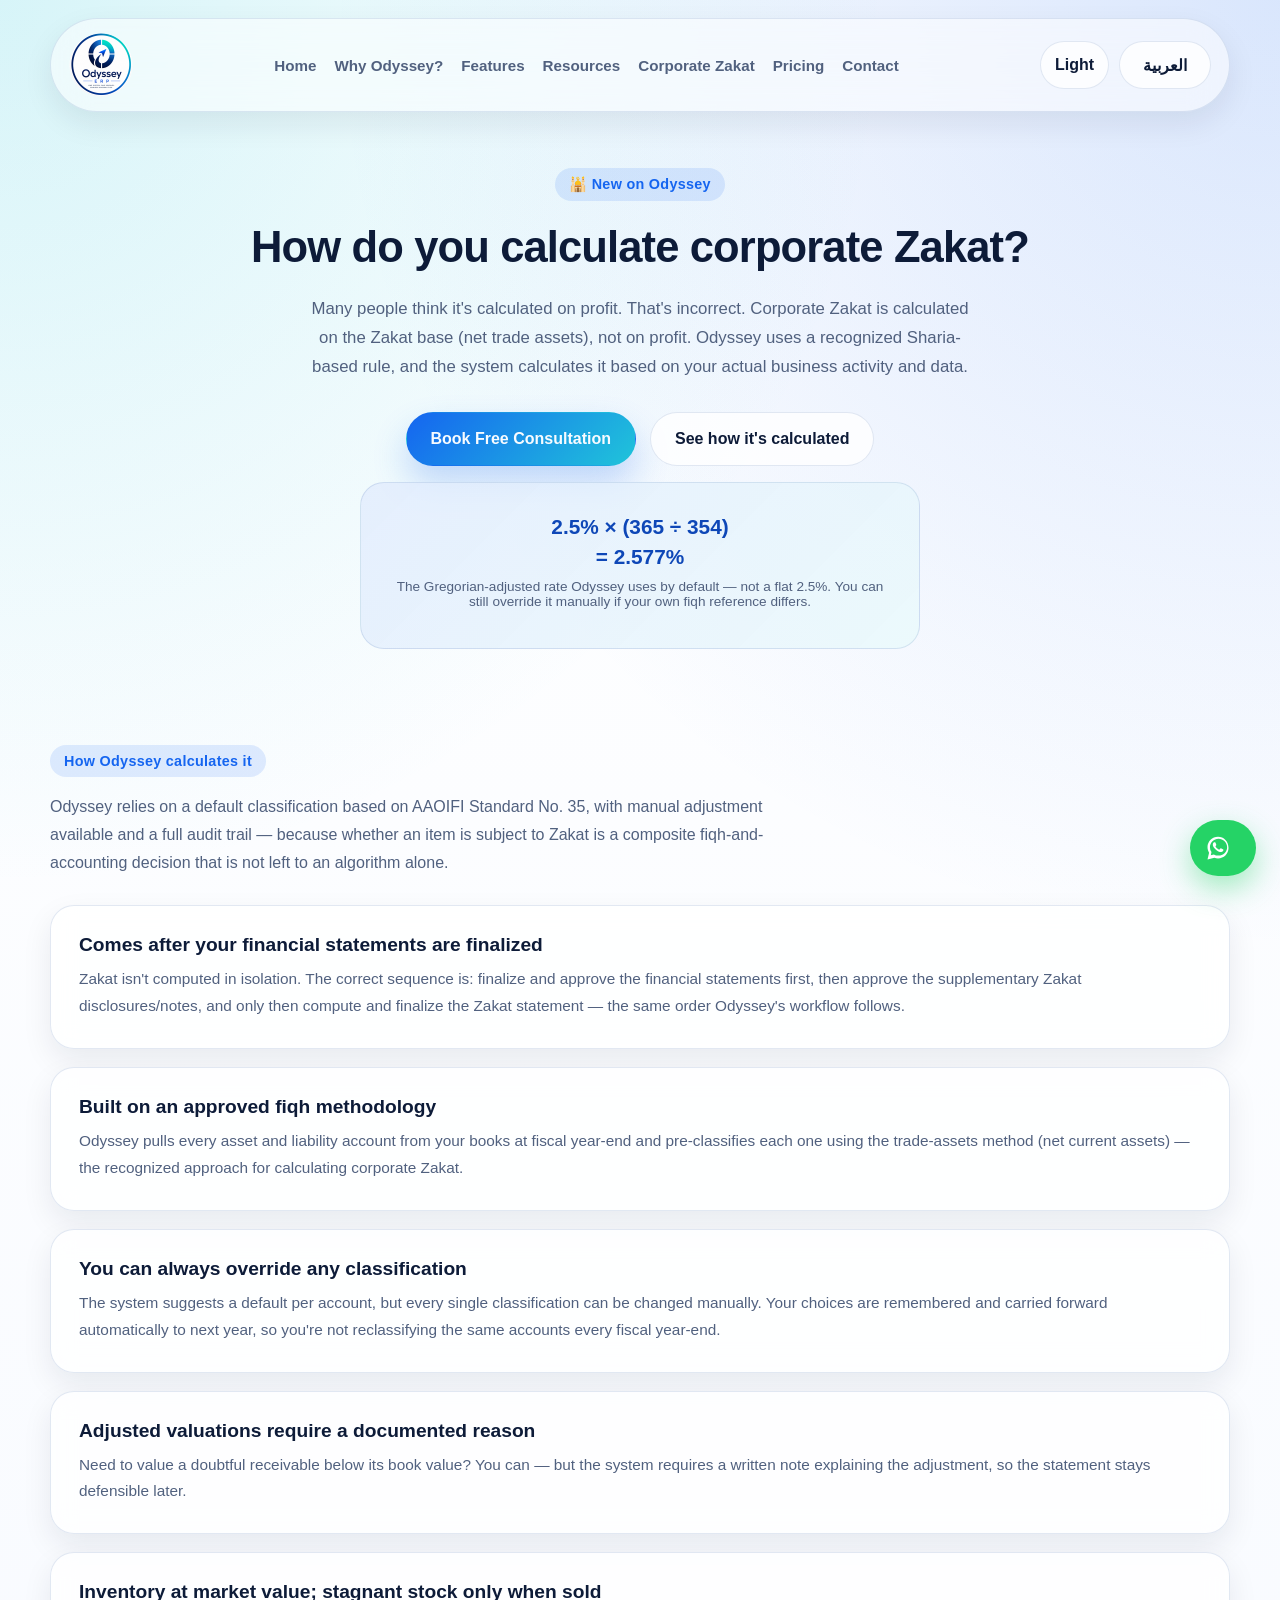
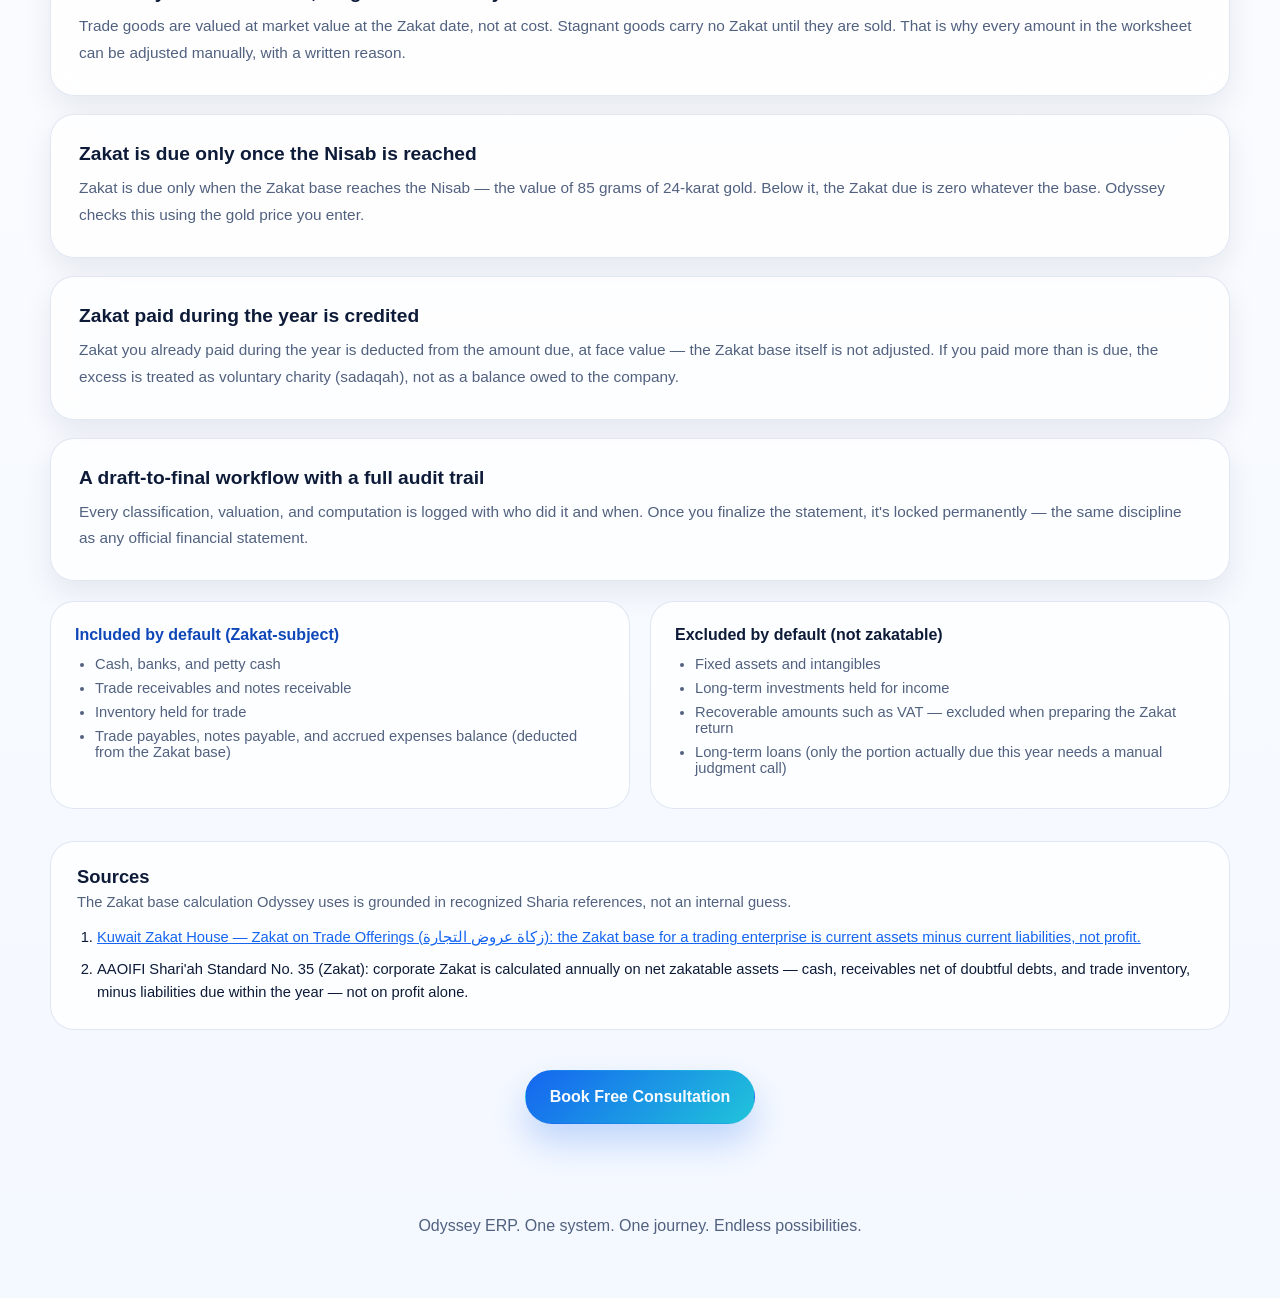
<file: zakat.html>
<!DOCTYPE html>
<html lang="en" dir="ltr">
<head>
  <meta charset="UTF-8">
  <meta name="viewport" content="width=device-width, initial-scale=1.0">
  <title>Corporate Zakat Calculation | Odyssey ERP</title>
  <meta
    name="description"
    content="Odyssey ERP now calculates corporate Zakat automatically based on AAOIFI Standard No. 35 — the trade-assets method and the Gregorian-adjusted 2.577% rate, not a flat 2.5%."
  >
  <link rel="canonical" href="https://www.odyssey-erp.com/zakat.html">
  <link rel="icon" type="image/png" href="Odyssey_ERP_Logo_Round.png">
  <meta property="og:type" content="website">
  <meta property="og:site_name" content="Odyssey ERP">
  <meta property="og:url" content="https://www.odyssey-erp.com/zakat.html">
  <meta property="og:title" content="Corporate Zakat Calculation | Odyssey ERP">
  <meta property="og:description" content="Odyssey ERP now calculates corporate Zakat automatically based on AAOIFI Standard No. 35 — the trade-assets method and the Gregorian-adjusted 2.577% rate, not a flat 2.5%.">
  <meta property="og:image" content="https://www.odyssey-erp.com/Cover.png">
  <meta name="twitter:card" content="summary_large_image">
  <meta name="twitter:title" content="Corporate Zakat Calculation | Odyssey ERP">
  <meta name="twitter:description" content="Odyssey ERP now calculates corporate Zakat automatically based on AAOIFI Standard No. 35 — the trade-assets method and the Gregorian-adjusted 2.577% rate, not a flat 2.5%.">
  <meta name="twitter:image" content="https://www.odyssey-erp.com/Cover.png">
  <link rel="stylesheet" href="style.css">
  <!-- Google tag (gtag.js) -->
  <script async src="https://www.googletagmanager.com/gtag/js?id=G-DYQVPVSGE7"></script>
  <script>
    window.dataLayer = window.dataLayer || [];
    function gtag(){dataLayer.push(arguments);}
    gtag('js', new Date());
    gtag('config', 'G-DYQVPVSGE7');
  </script>
  <!-- Meta Pixel Code -->
  <script>
    !function(f,b,e,v,n,t,s)
    {if(f.fbq)return;n=f.fbq=function(){n.callMethod?
    n.callMethod.apply(n,arguments):n.queue.push(arguments)};
    if(!f._fbq)f._fbq=n;n.push=n;n.loaded=!0;n.version='2.0';
    n.queue=[];t=b.createElement(e);t.async=!0;
    t.src=v;s=b.getElementsByTagName(e)[0];
    s.parentNode.insertBefore(t,s)}(window, document,'script',
    'https://connect.facebook.net/en_US/fbevents.js');
    fbq('init', '1786063249489618');
    fbq('track', 'PageView');
  </script>
  <noscript><img height="1" width="1" style="display:none"
    src="https://www.facebook.com/tr?id=1786063249489618&ev=PageView&noscript=1"
  /></noscript>
  <!-- End Meta Pixel Code -->
  <style>
    .guide-hero { padding: 56px 0 8px; text-align: center; }
    .guide-hero .eyebrow { margin-bottom: 18px; }
    .guide-hero h1 { margin: 0 0 18px; font-size: clamp(1.8rem, 3.4vw, 2.8rem); line-height: 1.3; letter-spacing: -0.02em; }
    .guide-hero p { max-width: 680px; margin: 0 auto 30px; color: var(--text-soft); line-height: 1.75; font-size: 1.05rem; }

    .math-box {
      max-width: 560px; margin: 0 auto; padding: 26px 30px; border-radius: var(--radius-lg);
      background: linear-gradient(135deg, rgba(21, 101, 240, 0.1), rgba(32, 196, 218, 0.08)), var(--surface);
      border: 1px solid var(--surface-border); text-align: center;
    }
    .math-box .math-line { font-size: 1.3rem; font-weight: 900; color: var(--primary-strong); margin: 6px 0; }
    .math-box .math-note { font-size: 0.85rem; color: var(--text-soft); margin-top: 10px; }

    .guide-metrics { display: grid; gap: 18px; margin-top: 20px; }
    .guide-metric-card { padding: 28px; }
    .guide-metric-title { margin: 0 0 10px; font-size: 1.2rem; }
    .guide-metric-card p { margin: 0; font-size: 0.96rem; line-height: 1.75; color: var(--text-soft); }

    .zakat-cols { display: grid; grid-template-columns: 1fr 1fr; gap: 20px; margin-top: 20px; }
    .zakat-col { padding: 24px; border-radius: var(--radius-lg); border: 1px solid var(--surface-border); background: var(--surface); }
    .zakat-col h4 { margin: 0 0 12px; font-size: 1rem; }
    .zakat-col ul { margin: 0; padding-inline-start: 20px; }
    .zakat-col li { margin-bottom: 8px; color: var(--text-soft); font-size: 0.92rem; }
    .zakat-col.included h4 { color: var(--primary-strong); }
    @media (max-width: 700px) { .zakat-cols { grid-template-columns: 1fr; } }

    .sources-box {
      margin-top: 32px; padding: 24px 26px; border-radius: var(--radius-lg);
      background: var(--surface); border: 1px solid var(--surface-border);
    }
    .sources-box h2 { margin: 0 0 6px; font-size: 1.15rem; }
    .sources-box p.note { margin: 0 0 16px; color: var(--text-soft); font-size: 0.92rem; }
    .sources-box ol { margin: 0; padding-inline-start: 20px; display: grid; gap: 8px; }
    .sources-box li { font-size: 0.92rem; line-height: 1.6; color: var(--text); }
    .sources-box a { color: var(--primary); text-decoration: underline; }
  </style>
</head>
<body>
  <div class="site-shell">
    <header class="topbar">
      <a class="brand" href="index.html" aria-label="Odyssey ERP">
        <img src="Odyssey_ERP_Logo_Round.png" alt="Odyssey ERP logo">
      </a>

      <nav class="nav" aria-label="Primary">
        <a href="index.html" data-i18n="navHome">Home</a>
        <a href="why-odyssey.html" data-i18n="navWhy">Why Odyssey?</a>
        <a href="features.html" data-i18n="navFeatures">Features</a>
        <a href="resources.html" data-i18n="navResources">Resources</a>
        <a href="zakat.html" data-i18n="navZakat">Corporate Zakat</a>
        <a href="pricing.html" data-i18n="navPricing">Pricing</a>
        <a href="contact.html" data-i18n="navContact">Contact</a>
      </nav>

      <div class="topbar-actions">
        <button class="control-btn" id="themeToggle" type="button" aria-label="Toggle theme">
          <span class="theme-icon theme-icon-light" aria-hidden="true">Light</span>
          <span class="theme-icon theme-icon-dark" aria-hidden="true">Dark</span>
        </button>
        <button class="control-btn lang-btn" id="langToggle" type="button" aria-label="Switch language">
          العربية
        </button>
        <button class="menu-btn" id="menuToggle" type="button" aria-label="Open menu">
          <span></span><span></span><span></span>
        </button>
      </div>
    </header>

    <main>
      <section class="section guide-hero">
        <span class="eyebrow" data-i18n="zakatEyebrow">🕌 New on Odyssey</span>
        <h1 data-i18n="zakatH1">How do you calculate corporate Zakat?</h1>
        <p data-i18n="zakatIntro">Many people think it's calculated on profit. That's incorrect. Corporate Zakat is calculated on the Zakat base (net trade assets), not on profit. Odyssey uses a recognized Sharia-based rule, and the system calculates it based on your actual business activity and data.</p>
        <div class="guide-download-row" style="display:flex; justify-content:center; gap:14px; flex-wrap:wrap;">
          <a class="btn btn-primary" href="contact.html#demo" data-i18n="featuresSectionCta">Book Your Free Consultation</a>
          <a class="btn btn-secondary" href="#how-it-works" data-i18n="zakatExploreCta">See how it's calculated</a>
        </div>
      </section>

      <section class="section" style="padding-top:8px;">
        <div class="math-box reveal">
          <div class="math-line" dir="ltr" data-i18n="zakatMathLine1">2.5% × (365 ÷ 354)</div>
          <div class="math-line" dir="ltr" data-i18n="zakatMathLine2">= 2.577%</div>
          <p class="math-note" data-i18n="zakatMathNote">The Gregorian-adjusted rate Odyssey uses by default — not a flat 2.5%. You can still override it manually if your own fiqh reference differs.</p>
        </div>
      </section>

      <section class="section" id="how-it-works" style="padding-top:24px;">
        <div class="section-heading reveal">
          <span class="eyebrow" data-i18n="zakatHowEyebrow">How Odyssey calculates it</span>
          <p data-i18n="zakatHowText">Odyssey relies on a default classification based on AAOIFI Standard No. 35, with manual adjustment available and a full audit trail — because whether an item is subject to Zakat is a composite fiqh-and-accounting decision that is not left to an algorithm alone.</p>
        </div>

        <div class="guide-metrics">
          <article class="metric-card guide-metric-card reveal">
            <h3 class="guide-metric-title" data-i18n="zakatQ0Title">Comes after your financial statements are finalized</h3>
            <p data-i18n="zakatQ0Text">Zakat isn't computed in isolation. The correct sequence is: finalize and approve the financial statements first, then approve the supplementary Zakat disclosures/notes, and only then compute and finalize the Zakat statement — the same order Odyssey's workflow follows.</p>
          </article>
          <article class="metric-card guide-metric-card reveal">
            <h3 class="guide-metric-title" data-i18n="zakatQ1Title">Built on an approved fiqh methodology</h3>
            <p data-i18n="zakatQ1Text">Odyssey pulls every asset and liability account from your books at fiscal year-end and pre-classifies each one using the trade-assets method (net current assets) — the recognized approach for calculating corporate Zakat.</p>
          </article>
          <article class="metric-card guide-metric-card reveal">
            <h3 class="guide-metric-title" data-i18n="zakatQ2Title">You can always override any classification</h3>
            <p data-i18n="zakatQ2Text">The system suggests a default per account, but every single classification can be changed manually. Your choices are remembered and carried forward automatically to next year, so you're not reclassifying the same accounts every fiscal year-end.</p>
          </article>
          <article class="metric-card guide-metric-card reveal">
            <h3 class="guide-metric-title" data-i18n="zakatQ3Title">Adjusted valuations require a documented reason</h3>
            <p data-i18n="zakatQ3Text">Need to value a doubtful receivable below its book value? You can — but the system requires a written note explaining the adjustment, so the statement stays defensible later.</p>
          </article>
          <article class="metric-card guide-metric-card reveal">
            <h3 class="guide-metric-title" data-i18n="zakatQInvTitle">Inventory at market value; stagnant stock only when sold</h3>
            <p data-i18n="zakatQInvText">Trade goods are valued at market value at the Zakat date, not at cost. Stagnant goods carry no Zakat until they are sold. That is why every amount in the worksheet can be adjusted manually, with a written reason.</p>
          </article>
          <article class="metric-card guide-metric-card reveal">
            <h3 class="guide-metric-title" data-i18n="zakatQNisabTitle">Zakat is due only once the Nisab is reached</h3>
            <p data-i18n="zakatQNisabText">Zakat is due only when the Zakat base reaches the Nisab — the value of 85 grams of 24-karat gold. Below it, the Zakat due is zero whatever the base. Odyssey checks this using the gold price you enter.</p>
          </article>
          <article class="metric-card guide-metric-card reveal">
            <h3 class="guide-metric-title" data-i18n="zakatQAdvTitle">Zakat paid during the year is credited</h3>
            <p data-i18n="zakatQAdvText">Zakat you already paid during the year is deducted from the amount due, at face value — the Zakat base itself is not adjusted. If you paid more than is due, the excess is treated as voluntary charity (sadaqah), not as a balance owed to the company.</p>
          </article>
          <article class="metric-card guide-metric-card reveal">
            <h3 class="guide-metric-title" data-i18n="zakatQ4Title">A draft-to-final workflow with a full audit trail</h3>
            <p data-i18n="zakatQ4Text">Every classification, valuation, and computation is logged with who did it and when. Once you finalize the statement, it's locked permanently — the same discipline as any official financial statement.</p>
          </article>
        </div>

        <div class="zakat-cols reveal">
          <div class="zakat-col included">
            <h4 data-i18n="zakatIncludedTitle">Included by default (Zakat-subject)</h4>
            <ul>
              <li data-i18n="zakatIncluded1">Cash, banks, and petty cash</li>
              <li data-i18n="zakatIncluded2">Trade receivables and notes receivable</li>
              <li data-i18n="zakatIncluded3">Inventory held for trade</li>
              <li data-i18n="zakatIncluded4">Trade payables, notes payable, and accrued expenses balance (deducted from the Zakat base)</li>
            </ul>
          </div>
          <div class="zakat-col">
            <h4 data-i18n="zakatExcludedTitle">Excluded by default (not zakatable)</h4>
            <ul>
              <li data-i18n="zakatExcluded1">Fixed assets and intangibles</li>
              <li data-i18n="zakatExcluded2">Long-term investments held for income</li>
              <li data-i18n="zakatExcluded3">Recoverable amounts such as VAT — excluded when preparing the Zakat return</li>
              <li data-i18n="zakatExcluded4">Long-term loans (only the portion actually due this year needs a manual judgment call)</li>
            </ul>
          </div>
        </div>

        <div class="sources-box reveal">
          <h2 data-i18n="zakatSourcesTitle">Sources</h2>
          <p class="note" data-i18n="zakatSourcesNote">The Zakat base calculation Odyssey uses is grounded in recognized Sharia references, not an internal guess.</p>
          <ol>
            <li><a href="https://www.zakathouse.org.kw/zakathouse_Detail.aspx?id=620&codeid=" target="_blank" rel="noreferrer" data-i18n="zakatSource1">Kuwait Zakat House — Zakat on Trade Offerings (زكاة عروض التجارة): the Zakat base for a trading enterprise is current assets minus current liabilities, not profit.</a></li>
            <li data-i18n="zakatSource2">AAOIFI Shari'ah Standard No. 35 (Zakat): corporate Zakat is calculated annually on net zakatable assets — cash, receivables net of doubtful debts, and trade inventory, minus liabilities due within the year — not on profit alone.</li>
          </ol>
        </div>

        <div class="section-cta reveal">
          <a class="btn btn-primary" href="contact.html#demo" data-i18n="featuresSectionCta">Book Your Free Consultation</a>
        </div>
      </section>
    </main>

    <footer class="footer">
      <p data-i18n="footerText">Odyssey ERP. One system. One journey. Endless possibilities.</p>
    </footer>
  </div>

  <a
    class="whatsapp-fab"
    id="whatsappFab"
    href="https://wa.me/201555568029"
    target="_blank"
    rel="noreferrer"
    aria-label="Chat with us on WhatsApp"
  >
    <svg viewBox="0 0 32 32" fill="currentColor" aria-hidden="true">
      <path d="M16.02 3C9.4 3 4 8.36 4 14.94c0 2.35.66 4.55 1.8 6.43L4 29l7.83-1.75a12.9 12.9 0 0 0 4.19.7c6.62 0 12.02-5.36 12.02-11.94C28.04 8.36 22.64 3 16.02 3zm0 21.7c-1.53 0-2.99-.36-4.29-1.05l-.31-.17-3.63.81.78-3.58-.2-.32a9.7 9.7 0 0 1-1.55-5.25c0-5.37 4.4-9.75 9.8-9.75s9.8 4.38 9.8 9.75-4.4 9.56-9.8 9.56zm5.47-7.33c-.3-.15-1.77-.87-2.05-.97-.27-.1-.47-.15-.67.15-.2.3-.77.97-.94 1.17-.17.2-.35.22-.65.07-.3-.15-1.24-.46-2.36-1.46-.87-.78-1.46-1.74-1.63-2.04-.17-.3-.02-.46.13-.6.13-.13.3-.35.45-.52.15-.17.2-.3.3-.5.1-.2.05-.37-.02-.52-.07-.15-.67-1.6-.92-2.2-.24-.57-.49-.5-.67-.5h-.57c-.2 0-.52.07-.79.37-.27.3-1.04 1.02-1.04 2.48s1.07 2.88 1.22 3.08c.15.2 2.1 3.2 5.09 4.49.71.31 1.27.49 1.7.63.71.23 1.36.19 1.87.12.57-.09 1.77-.72 2.02-1.42.25-.7.25-1.3.17-1.42-.07-.13-.27-.2-.57-.35z"/>
    </svg>
    <span class="whatsapp-label" data-i18n="whatsappLabel">Chat with us</span>
  </a>

  <script src="script.js"></script>
</body>
</html>
</file>
<file: style.css>
:root {
  color-scheme: light;
  --bg: #f4f8ff;
  --bg-strong: #ffffff;
  --bg-soft: rgba(255, 255, 255, 0.75);
  --surface: rgba(255, 255, 255, 0.78);
  --surface-strong: #ffffff;
  --surface-border: rgba(18, 64, 145, 0.12);
  --text: #0d1b38;
  --text-soft: #51617f;
  --text-inverse: #f7fbff;
  --primary: #1565f0;
  --primary-strong: #0e47b7;
  --primary-soft: rgba(21, 101, 240, 0.12);
  --accent: #20c4da;
  --shadow: 0 20px 60px rgba(13, 27, 56, 0.12);
  --shadow-soft: 0 12px 30px rgba(13, 27, 56, 0.08);
  --radius-xl: 32px;
  --radius-lg: 24px;
  --radius-md: 18px;
  --container: min(1180px, calc(100vw - 32px));
}

body[data-theme="dark"] {
  color-scheme: dark;
  --bg: #07111f;
  --bg-strong: #0b1730;
  --bg-soft: rgba(8, 18, 34, 0.72);
  --surface: rgba(11, 23, 48, 0.8);
  --surface-strong: #0f1d37;
  --surface-border: rgba(136, 182, 255, 0.14);
  --text: #edf4ff;
  --text-soft: #a7b7d6;
  --text-inverse: #061221;
  --primary: #5c9dff;
  --primary-strong: #8ac1ff;
  --primary-soft: rgba(92, 157, 255, 0.16);
  --accent: #4de0f6;
  --shadow: 0 24px 70px rgba(0, 0, 0, 0.35);
  --shadow-soft: 0 14px 34px rgba(0, 0, 0, 0.28);
}

* {
  box-sizing: border-box;
}

html {
  scroll-behavior: smooth;
}

body {
  margin: 0;
  background:
    radial-gradient(circle at top left, rgba(32, 196, 218, 0.18), transparent 28%),
    radial-gradient(circle at top right, rgba(21, 101, 240, 0.16), transparent 30%),
    linear-gradient(180deg, var(--bg-strong), var(--bg));
  color: var(--text);
  font-family: "Segoe UI Variable Display", "Aptos", "Trebuchet MS", "Segoe UI", sans-serif;
  transition: background 0.35s ease, color 0.35s ease;
}

body[dir="rtl"] {
  font-family: "Tahoma", "Segoe UI", sans-serif;
}

img,
video {
  display: block;
  max-width: 100%;
}

a {
  color: inherit;
  text-decoration: none;
}

button,
input,
textarea,
select {
  font: inherit;
}

.site-shell {
  width: var(--container);
  margin: 0 auto;
}

.topbar {
  position: sticky;
  top: 0;
  z-index: 20;
  display: flex;
  align-items: center;
  justify-content: space-between;
  gap: 20px;
  margin: 18px 0 0;
  padding: 14px 18px;
  background: rgba(255, 255, 255, 0.52);
  backdrop-filter: blur(18px);
  border: 1px solid var(--surface-border);
  border-radius: 999px;
  box-shadow: var(--shadow-soft);
}

body[data-theme="dark"] .topbar {
  background: rgba(9, 18, 35, 0.7);
}

.brand img {
  width: clamp(48px, 6vw, 64px);
  height: clamp(48px, 6vw, 64px);
  object-fit: cover;
  border-radius: 50%;
}

.nav {
  display: flex;
  align-items: center;
  gap: 18px;
  color: var(--text-soft);
}

.nav a {
  position: relative;
  font-size: 0.95rem;
  font-weight: 700;
}

.nav a::after {
  content: "";
  position: absolute;
  inset-inline-start: 0;
  bottom: -6px;
  width: 100%;
  height: 2px;
  background: linear-gradient(90deg, var(--primary), var(--accent));
  transform: scaleX(0);
  transform-origin: left;
  transition: transform 0.25s ease;
}

body[dir="rtl"] .nav a::after {
  transform-origin: right;
}

.nav a:hover::after,
.nav a:focus-visible::after {
  transform: scaleX(1);
}

.topbar-actions {
  display: flex;
  align-items: center;
  gap: 10px;
}

.control-btn,
.menu-btn {
  border: 1px solid var(--surface-border);
  background: var(--surface);
  color: var(--text);
  border-radius: 999px;
  cursor: pointer;
}

.control-btn {
  display: inline-flex;
  align-items: center;
  justify-content: center;
  min-width: 48px;
  height: 48px;
  padding: 0 14px;
  font-weight: 800;
}

.lang-btn {
  min-width: 92px;
}

.theme-icon-dark {
  display: none;
}

body[data-theme="dark"] .theme-icon-light {
  display: none;
}

body[data-theme="dark"] .theme-icon-dark {
  display: inline;
}

.menu-btn {
  display: none;
  width: 48px;
  height: 48px;
  padding: 0;
}

.menu-btn span {
  display: block;
  width: 20px;
  height: 2px;
  margin: 4px auto;
  background: currentColor;
  border-radius: 999px;
}

.section {
  padding: 72px 0;
}

.hero {
  display: grid;
  grid-template-columns: 1.05fr 0.95fr;
  align-items: center;
  gap: 42px;
}

.eyebrow {
  display: inline-flex;
  align-items: center;
  gap: 10px;
  padding: 8px 14px;
  border-radius: 999px;
  background: var(--primary-soft);
  color: var(--primary);
  font-size: 0.9rem;
  font-weight: 800;
  letter-spacing: 0.02em;
}

.hero h1,
.section-heading h2,
.cta-copy h2 {
  margin: 20px 0 18px;
  font-size: clamp(2rem, 4vw, 4.2rem);
  line-height: 1.08;
  letter-spacing: -0.03em;
}

/* Arabic hero headline: smaller and kept to a single line */
body[dir="rtl"] .hero h1 {
  font-size: clamp(1.4rem, 2.3vw, 2.3rem);
  white-space: nowrap;
}

.section-heading h2,
.cta-copy h2 {
  font-size: clamp(2rem, 3vw, 3.4rem);
}

.hero-text,
.section-heading p,
.feature-card p,
.comparison-card li,
.showcase-copy p,
.video-meta span,
.cta-copy p,
.form-note,
.trust-strip p,
.footer p {
  color: var(--text-soft);
  line-height: 1.75;
}

.hero-actions {
  display: flex;
  flex-wrap: wrap;
  gap: 14px;
  margin-top: 28px;
}

.btn {
  display: inline-flex;
  align-items: center;
  justify-content: center;
  min-height: 54px;
  padding: 0 24px;
  border: 1px solid transparent;
  border-radius: 999px;
  font-weight: 800;
  transition: transform 0.25s ease, box-shadow 0.25s ease, background 0.25s ease;
}

.btn:hover,
.btn:focus-visible {
  transform: translateY(-2px);
}

.btn-primary {
  background: linear-gradient(135deg, var(--primary), var(--accent));
  color: var(--text-inverse);
  box-shadow: 0 18px 35px rgba(21, 101, 240, 0.24);
}

.btn-secondary {
  border-color: var(--surface-border);
  background: var(--surface);
}

.btn-block {
  width: 100%;
}

.hero-metrics,
.feature-grid,
.showcase-grid,
.video-grid {
  display: grid;
  gap: 18px;
}

.hero-metrics {
  grid-template-columns: repeat(3, minmax(0, 1fr));
  margin-top: 34px;
}

.hero-metrics-4 {
  grid-template-columns: repeat(4, minmax(0, 1fr));
  gap: 16px;
}

.hero-metrics-4 .metric-card {
  padding: 24px 20px;
  display: flex;
  flex-direction: column;
  justify-content: center;
  min-height: 140px;
}

.hero-metrics-4 .metric-card strong {
  font-size: 1.35rem;
  margin-bottom: 8px;
}

.hero-metrics-4 .metric-card span {
  font-size: 0.88rem;
  line-height: 1.5;
}

.metric-card,
.feature-card,
.comparison-card,
.showcase-card,
.video-card,
.cta-card,
.trust-strip {
  border: 1px solid var(--surface-border);
  background: var(--surface);
  border-radius: var(--radius-lg);
  box-shadow: var(--shadow-soft);
  backdrop-filter: blur(12px);
}

.metric-card {
  padding: 20px;
}

.metric-card strong {
  display: block;
  font-size: 1.6rem;
  margin-bottom: 8px;
}

.hero-visual {
  position: relative;
}

.hero-glow {
  position: absolute;
  inset: 10% 5% auto;
  height: 70%;
  background: radial-gradient(circle, rgba(21, 101, 240, 0.25), transparent 60%);
  filter: blur(18px);
}

.device-frame {
  position: relative;
  padding: 18px;
  background: linear-gradient(180deg, rgba(255, 255, 255, 0.9), rgba(219, 232, 255, 0.5));
  border: 1px solid rgba(255, 255, 255, 0.6);
  border-radius: 28px;
  box-shadow: var(--shadow);
}

body[data-theme="dark"] .device-frame {
  background: linear-gradient(180deg, rgba(20, 37, 67, 0.98), rgba(12, 23, 43, 0.92));
  border-color: rgba(131, 178, 255, 0.18);
}

.device-frame img,
.showcase-card img,
video {
  border-radius: 18px;
}

.trust-strip {
  padding: 24px 28px;
}

.section-heading {
  max-width: 760px;
  margin-bottom: 28px;
}

.feature-grid {
  grid-template-columns: repeat(4, minmax(0, 1fr));
}

.feature-card {
  padding: 26px;
}

.feature-icon {
  width: 56px;
  height: 56px;
  display: inline-flex;
  align-items: center;
  justify-content: center;
  margin-bottom: 18px;
  border-radius: 16px;
  background: linear-gradient(135deg, var(--primary), var(--accent));
  color: var(--text-inverse);
  font-weight: 800;
}

.comparison-grid {
  display: grid;
  grid-template-columns: repeat(2, minmax(0, 1fr));
  gap: 20px;
}

.comparison-grid-3 {
  grid-template-columns: repeat(3, minmax(0, 1fr));
}

.comparison-card-mid {
  background:
    linear-gradient(135deg, rgba(214, 158, 46, 0.1), rgba(214, 158, 46, 0.03)),
    var(--surface);
}

.comparison-card {
  padding: 28px;
}

.comparison-card ul {
  margin: 18px 0 0;
  padding-inline-start: 22px;
}

.comparison-card li + li {
  margin-top: 14px;
}

.comparison-card-highlight {
  background:
    linear-gradient(135deg, rgba(21, 101, 240, 0.16), rgba(32, 196, 218, 0.1)),
    var(--surface);
}

.comparison-card-muted {
  background:
    linear-gradient(135deg, rgba(115, 140, 180, 0.08), rgba(115, 140, 180, 0.03)),
    var(--surface);
}

.showcase-grid,
.video-grid {
  grid-template-columns: repeat(2, minmax(0, 1fr));
}

.contact-card-wrapper {
  display: flex;
  justify-content: center;
}

.contact-card {
  width: min(100%, 560px);
  padding: 34px 28px;
  text-align: center;
  color: #f7fbff;
  background: linear-gradient(180deg, #0a1d38, #07162d);
  border: 1px solid rgba(114, 164, 255, 0.22);
  border-radius: 28px;
  box-shadow: 0 24px 60px rgba(7, 22, 45, 0.28);
}

.contact-logo {
  font-size: clamp(2.3rem, 4vw, 3rem);
  font-weight: 900;
  letter-spacing: -0.05em;
}

.contact-logo span {
  color: #22b8cf;
}

.contact-tag {
  margin: 14px 0 24px;
  color: #cbd8e6;
  font-size: 1rem;
  line-height: 1.7;
  font-weight: 700;
}

.contact-main-link {
  display: inline-flex;
  align-items: center;
  justify-content: center;
  width: 100%;
  min-height: 56px;
  padding: 0 18px;
  margin-bottom: 22px;
  color: #071b33;
  background: #22b8cf;
  border-radius: 16px;
  font-weight: 900;
}

.contact-qr {
  width: min(220px, 68vw);
  margin: 0 auto 22px;
  padding: 12px;
  background: #ffffff;
  border-radius: 18px;
}

.contact-qr img {
  width: 100%;
  height: auto;
}

.contact-site {
  margin-bottom: 18px;
  font-size: 1.1rem;
  font-weight: 800;
}

.contact-social {
  display: flex;
  justify-content: center;
  flex-wrap: wrap;
  gap: 10px;
}

.contact-social a {
  padding: 10px 14px;
  border: 1px solid #49627c;
  border-radius: 12px;
  font-weight: 800;
}

.contact-email {
  margin-top: 20px;
  color: #cbd8e6;
}

.contact-email a {
  color: #ffffff;
}

#dynamicShowcaseMount {
  display: contents;
}

.showcase-card:first-child {
  grid-column: 1 / -1;
}

.showcase-card,
.video-card {
  overflow: hidden;
}

.showcase-copy,
.video-meta {
  display: flex;
  flex-direction: column;
  gap: 10px;
  padding: 24px 24px 18px;
}

.showcase-copy span,
.video-meta span {
  color: var(--primary);
  font-weight: 800;
}

.showcase-copy h3,
.video-meta h3,
.feature-card h3,
.comparison-card h3 {
  margin: 0;
  font-size: 1.35rem;
}

.showcase-card img,
video {
  width: 100%;
  height: auto;
  border-top-left-radius: 0;
  border-top-right-radius: 0;
}

/* ADDED: normalize showcase/gallery image sizing so every card matches */
.showcase-card img {
  aspect-ratio: 4 / 3;
  object-fit: cover;
  max-height: 260px;
}
/* END ADDED */

/* REWRITTEN: keep the portrait notification screenshot's text legible when cropped to the 4:3 showcase grid */
.showcase-card img.showcase-img-notification {
  object-position: center bottom;
  background: #1a2530;
}
/* END REWRITTEN */

.cta-card {
  display: grid;
  grid-template-columns: 1fr 420px;
  gap: 28px;
  padding: 34px;
  background:
    radial-gradient(circle at top right, rgba(32, 196, 218, 0.16), transparent 22%),
    linear-gradient(135deg, rgba(21, 101, 240, 0.12), rgba(255, 255, 255, 0.22)),
    var(--surface);
}

.demo-form {
  display: grid;
  gap: 14px;
  padding: 24px;
  border: 1px solid var(--surface-border);
  border-radius: var(--radius-md);
  background: rgba(255, 255, 255, 0.5);
}

body[data-theme="dark"] .demo-form {
  background: rgba(7, 17, 31, 0.52);
}

.demo-form label {
  display: grid;
  gap: 8px;
  font-size: 0.96rem;
  font-weight: 700;
}

.demo-form input {
  min-height: 52px;
  padding: 0 16px;
  border: 1px solid var(--surface-border);
  border-radius: 14px;
  background: var(--bg-strong);
  color: var(--text);
  transition: border-color 0.2s ease, box-shadow 0.2s ease, background 0.2s ease;
}

.demo-form input:focus-visible {
  outline: none;
  border-color: var(--primary);
  box-shadow: 0 0 0 4px var(--primary-soft);
}

.demo-form input[aria-invalid="true"] {
  border-color: #d93025;
  box-shadow: 0 0 0 4px rgba(217, 48, 37, 0.12);
}

.submit-btn {
  position: relative;
  gap: 10px;
}

.submit-btn[disabled] {
  cursor: wait;
  opacity: 0.82;
}

.btn-spinner {
  width: 18px;
  height: 18px;
  display: none;
  border: 2px solid rgba(255, 255, 255, 0.35);
  border-top-color: currentColor;
  border-radius: 50%;
  animation: spin 0.8s linear infinite;
}

.submit-btn.is-loading .btn-spinner {
  display: inline-block;
}

.form-note {
  margin: 0;
  padding: 12px 14px 0;
  min-height: 34px;
}

.form-note[data-state="success"] {
  color: #0d8c57;
}

.form-note[data-state="error"] {
  color: #c8352e;
}

.form-note[data-state="loading"] {
  color: var(--primary);
}

.form-honeypot,
.submission-frame {
  position: absolute;
  width: 1px;
  height: 1px;
  overflow: hidden;
  clip-path: inset(50%);
  white-space: nowrap;
}

.submission-frame {
  border: 0;
}

@keyframes spin {
  to {
    transform: rotate(360deg);
  }
}

.footer {
  padding: 0 0 42px;
  text-align: center;
}

.reveal {
  opacity: 0;
  transform: translateY(28px);
  transition: opacity 0.7s ease, transform 0.7s ease;
}

.reveal.is-visible {
  opacity: 1;
  transform: translateY(0);
}

@media (prefers-reduced-motion: reduce) {
  html {
    scroll-behavior: auto;
  }

  *,
  *::before,
  *::after {
    animation: none !important;
    transition: none !important;
  }

  .reveal {
    opacity: 1;
    transform: none;
  }
}

@media (max-width: 1100px) {
  .hero,
  .cta-card,
  .feature-grid,
  .showcase-grid,
  .video-grid,
  .comparison-grid {
    grid-template-columns: 1fr;
  }

  .hero {
    min-height: auto;
    padding-top: 36px;
  }

  .hero-metrics {
    grid-template-columns: 1fr;
  }

  .hero-metrics-4 {
    grid-template-columns: repeat(2, minmax(0, 1fr));
  }
}

@media (max-width: 860px) {
  .topbar {
    border-radius: 28px;
  }

  .nav {
    position: absolute;
    top: calc(100% + 10px);
    inset-inline: 0;
    display: none;
    flex-direction: column;
    align-items: stretch;
    padding: 18px;
    background: var(--surface-strong);
    border: 1px solid var(--surface-border);
    border-radius: 24px;
    box-shadow: var(--shadow-soft);
  }

  .nav.is-open {
    display: flex;
  }

  .menu-btn {
    display: inline-block;
  }
}

@media (max-width: 640px) {
  .site-shell {
    width: min(100vw - 20px, 100%);
  }

  .topbar {
    padding: 12px;
    gap: 12px;
  }

  .brand img {
    width: 44px;
    height: 44px;
  }

  .control-btn {
    min-width: 44px;
    height: 44px;
  }

  .lang-btn {
    min-width: 82px;
    padding: 0 12px;
  }

  .section {
    padding: 56px 0;
  }

  .metric-card,
  .feature-card,
  .comparison-card,
  .cta-card,
  .trust-strip {
    padding: 22px;
  }

  .showcase-copy,
  .video-meta {
    padding: 20px 20px 14px;
  }

  /* ADDED: smaller, tighter hero heading on narrow screens */
  .hero h1 {
    font-size: 1.5rem;
    line-height: 1.35;
    letter-spacing: -0.01em;
    max-width: 21ch;
  }

  body[dir="rtl"] .hero h1 {
    font-size: 1.15rem;
    white-space: normal;
    max-width: none;
  }

  .section-heading h2,
  .cta-copy h2 {
    font-size: 1.6rem;
    line-height: 1.2;
  }

  .hero-text {
    font-size: 0.95rem;
  }
  /* END ADDED */
}

/* ===== ADDED: Risk Reversal Banner ===== */
.risk-banner {
  margin-top: 18px;
  padding: 18px 24px;
  text-align: center;
  border-radius: 999px;
  background: linear-gradient(135deg, rgba(21, 101, 240, 0.16), rgba(32, 196, 218, 0.16));
  border: 1px solid var(--surface-border);
}

.risk-banner p {
  margin: 0;
  color: var(--primary-strong);
  font-weight: 900;
  font-size: 1.2rem;
  line-height: 1.4;
}

@media (max-width: 640px) {
  .risk-banner p {
    font-size: 1.02rem;
  }
}

body[data-theme="dark"] .risk-banner p {
  color: var(--primary-strong);
}
/* ===== END ADDED: Risk Reversal Banner ===== */

/* ===== ADDED: Zakat feature announcement banner ===== */
.announce-banner {
  margin-top: 18px;
  padding: 16px 24px;
  display: flex;
  align-items: center;
  justify-content: center;
  gap: 10px;
  flex-wrap: wrap;
  text-align: center;
  border-radius: 999px;
  background: linear-gradient(135deg, var(--primary), var(--accent));
  color: var(--text-inverse);
  font-weight: 800;
  font-size: 1.02rem;
  transition: transform 0.2s ease, box-shadow 0.2s ease;
}

.announce-banner:hover {
  transform: translateY(-1px);
  box-shadow: var(--shadow-soft);
}

.announce-banner-cta {
  text-decoration: underline;
  white-space: nowrap;
}

@media (max-width: 640px) {
  .announce-banner {
    font-size: 0.92rem;
    padding: 14px 18px;
  }
}
/* ===== END ADDED: Zakat feature announcement banner ===== */

/* ===== ADDED: Feature journey (connected timeline with real product shots) ===== */
.journey-track {
  position: relative;
  display: grid;
  grid-template-columns: repeat(4, minmax(0, 1fr));
  gap: 28px;
  margin-top: 44px;
}

.journey-track::before {
  content: "";
  position: absolute;
  top: 27px;
  left: 12.5%;
  right: 12.5%;
  height: 2px;
  background: linear-gradient(90deg, var(--primary), var(--accent));
  opacity: 0.35;
  z-index: 0;
}

.journey-step {
  position: relative;
  z-index: 1;
  display: flex;
  flex-direction: column;
  align-items: center;
  text-align: center;
  gap: 14px;
}

.journey-num {
  width: 54px;
  height: 54px;
  border-radius: 50%;
  display: flex;
  align-items: center;
  justify-content: center;
  font-weight: 800;
  font-size: 1.05rem;
  background: linear-gradient(135deg, var(--primary), var(--accent));
  color: var(--text-inverse);
  box-shadow: 0 0 0 6px var(--bg-strong);
}

.journey-shot {
  width: 100%;
  aspect-ratio: 16 / 10;
  border-radius: var(--radius-md);
  overflow: hidden;
  border: 1px solid var(--surface-border);
  box-shadow: var(--shadow-soft);
  background: #1a2530;
}

.journey-shot img {
  width: 100%;
  height: 100%;
  object-fit: cover;
  object-position: top;
  display: block;
}

.journey-shot.journey-shot-notification img {
  object-position: top center;
}

.journey-step h3 {
  margin: 0;
  font-size: 1.05rem;
}

.journey-step p {
  margin: 0;
  font-size: 0.9rem;
  color: var(--text-soft);
  line-height: 1.65;
}

@media (max-width: 900px) {
  .journey-track {
    grid-template-columns: 1fr;
    gap: 32px;
  }
  .journey-track::before {
    display: none;
  }
}
/* ===== END ADDED: Feature journey ===== */

/* ===== ADDED: Section-end CTA ===== */
.section-cta {
  display: flex;
  justify-content: center;
  margin-top: 40px;
}
/* ===== END ADDED: Section-end CTA ===== */

/* ===== ADDED: How It Works Section ===== */
.steps-grid {
  display: grid;
  grid-template-columns: repeat(4, minmax(0, 1fr));
  gap: 18px;
}

.step-time {
  display: inline-block;
  margin-bottom: 14px;
  padding: 4px 10px;
  border-radius: 999px;
  background: var(--primary-soft);
  color: var(--primary);
  font-size: 0.72rem;
  font-weight: 800;
  letter-spacing: 0.02em;
  text-transform: uppercase;
}

.step-card {
  position: relative;
  padding: 28px;
  border: 1px solid var(--surface-border);
  background: var(--surface);
  border-radius: var(--radius-lg);
  box-shadow: var(--shadow-soft);
  backdrop-filter: blur(12px);
}

.step-icon {
  width: 56px;
  height: 56px;
  display: inline-flex;
  align-items: center;
  justify-content: center;
  margin-bottom: 16px;
  border-radius: 16px;
  background: linear-gradient(135deg, var(--primary), var(--accent));
  color: var(--text-inverse);
}

.step-icon svg {
  width: 28px;
  height: 28px;
}

.step-number {
  position: absolute;
  top: 24px;
  inset-inline-end: 28px;
  font-weight: 900;
  font-size: 0.85rem;
  color: var(--text-soft);
  opacity: 0.6;
}

.step-card h3 {
  margin: 0 0 8px;
  font-size: 1.25rem;
}

.step-card p {
  margin: 0;
  color: var(--text-soft);
  line-height: 1.7;
}

@media (max-width: 1100px) {
  .steps-grid {
    grid-template-columns: repeat(2, minmax(0, 1fr));
  }
}

@media (max-width: 640px) {
  .steps-grid {
    grid-template-columns: 1fr;
  }
}
/* ===== END ADDED: How It Works Section ===== */

/* ===== ADDED: Pricing Section ===== */
.pricing-grid {
  display: grid;
  grid-template-columns: repeat(3, minmax(0, 1fr));
  gap: 20px;
  align-items: stretch;
}

.pricing-grid-4 {
  grid-template-columns: repeat(4, minmax(0, 1fr));
  gap: 18px;
}

.pricing-grid-4 .price-card {
  padding: 26px 22px;
}

.pricing-grid-4 h3 {
  font-size: 1.1rem;
  order: 1;
  margin-top: 4px;
}

.pricing-grid-4 .price-badge {
  order: 0;
}

.pricing-grid-4 .price-tag {
  order: 2;
}

.pricing-grid-4 .price-amount {
  font-size: 1.6rem;
}

.pricing-grid-4 .price-desc {
  order: 3;
}

.pricing-grid-4 .price-features {
  order: 4;
  flex-grow: 1;
}

.pricing-grid-4 .price-card-for {
  order: 5;
  font-size: 0.76rem;
  opacity: 0.75;
  padding-top: 12px;
  border-top: 1px dashed var(--surface-border);
  margin-top: 12px;
}

.pricing-grid-4 .price-card-problem {
  display: none;
}

.pricing-grid-4 .price-card-trial {
  order: 6;
}

.pricing-grid-4 .btn-block {
  order: 7;
}

.pricing-grid-4 .price-card {
  display: flex;
  flex-direction: column;
}

.addons-panel {
  margin-top: 44px;
  padding: 32px;
  border-radius: var(--radius-lg);
  border: 1px solid var(--surface-border);
  background: var(--surface);
  box-shadow: var(--shadow-soft);
}

.addons-panel h3 {
  font-size: 1.15rem;
  margin-bottom: 20px;
}

.addons-grid {
  display: grid;
  grid-template-columns: repeat(4, minmax(0, 1fr));
  gap: 16px;
}

.addon-item {
  padding: 18px;
  border-radius: var(--radius-md);
  background: var(--primary-soft);
  text-align: center;
}

.addon-icon {
  display: flex;
  align-items: center;
  justify-content: center;
  width: 44px;
  height: 44px;
  margin: 0 auto 14px;
  border-radius: 12px;
  background: var(--bg-strong);
  color: var(--primary);
  box-shadow: var(--shadow-soft);
}

.addon-icon svg {
  width: 22px;
  height: 22px;
}

.addon-item h4 {
  font-size: 0.92rem;
  margin-bottom: 6px;
}

.addon-note {
  font-size: 0.75rem;
  color: var(--text-soft);
  margin-bottom: 10px;
  min-height: 30px;
}

.addon-price {
  font-weight: 800;
  color: var(--primary-strong);
  font-size: 0.95rem;
}

.addons-footnote {
  margin-top: 22px;
  font-size: 0.78rem;
  color: var(--text-soft);
  text-align: center;
}

@media (max-width: 1024px) {
  .addons-grid {
    grid-template-columns: repeat(2, minmax(0, 1fr));
  }
}

@media (max-width: 640px) {
  .pricing-grid-4,
  .addons-grid {
    grid-template-columns: 1fr;
  }
}

.price-card {
  position: relative;
  display: flex;
  flex-direction: column;
  padding: 32px 26px;
  border: 1px solid var(--surface-border);
  background: var(--surface);
  border-radius: var(--radius-lg);
  box-shadow: var(--shadow-soft);
  backdrop-filter: blur(12px);
}

.price-card-highlight {
  border-color: var(--primary);
  background:
    linear-gradient(135deg, rgba(21, 101, 240, 0.14), rgba(32, 196, 218, 0.08)),
    var(--surface);
  box-shadow: var(--shadow);
  transform: translateY(-6px);
}

.price-badge {
  position: absolute;
  top: -14px;
  inset-inline-start: 26px;
  padding: 6px 14px;
  border-radius: 999px;
  background: linear-gradient(135deg, var(--primary), var(--accent));
  color: var(--text-inverse);
  font-size: 0.78rem;
  font-weight: 900;
  letter-spacing: 0.02em;
}

.price-card h3 {
  margin: 6px 0 14px;
  font-size: 1.4rem;
}

/* ADDED: pricing card "for" / "problem" / "trial" sub-fields */
.price-card-for {
  margin: 0 0 4px;
  color: var(--text-soft);
  font-size: 0.85rem;
  font-weight: 600;
}

.price-card-problem {
  margin: 0 0 10px;
  color: var(--text);
  font-size: 0.92rem;
  font-weight: 700;
  font-style: italic;
}

.price-card-trial {
  margin: -10px 0 18px;
  color: var(--primary);
  font-size: 0.85rem;
  font-weight: 800;
}
/* END ADDED */

.price-tag {
  display: flex;
  flex-wrap: wrap;
  align-items: baseline;
  gap: 6px;
  margin: 0 0 6px;
}

.price-amount {
  font-size: 2.1rem;
  font-weight: 900;
  letter-spacing: -0.02em;
  color: var(--text);
  white-space: nowrap;
}

.price-period {
  color: var(--text-soft);
  font-weight: 700;
  font-size: 0.9rem;
}

.price-desc {
  margin: 0 0 22px;
  color: var(--text-soft);
  font-weight: 700;
}

.price-features {
  flex: 1;
  margin: 0 0 26px;
  padding: 0;
  list-style: none;
  display: grid;
  gap: 12px;
}

.price-features li {
  position: relative;
  padding-inline-start: 26px;
  color: var(--text-soft);
  line-height: 1.5;
}

.price-features li::before {
  content: "";
  position: absolute;
  inset-inline-start: 0;
  top: 6px;
  width: 16px;
  height: 16px;
  border-radius: 50%;
  background: linear-gradient(135deg, var(--primary), var(--accent));
}

@media (max-width: 1100px) {
  .pricing-grid {
    grid-template-columns: 1fr;
  }

  .price-card-highlight {
    transform: none;
  }
}
/* ===== END ADDED: Pricing Section ===== */


/* ===== ADDED: Sticky WhatsApp Button ===== */
.whatsapp-fab {
  position: fixed;
  right: 24px;
  bottom: 24px;
  z-index: 9999;
  display: inline-flex;
  align-items: center;
  gap: 10px;
  padding: 14px;
  background: #25d366;
  color: #ffffff;
  border-radius: 999px;
  box-shadow: 0 12px 30px rgba(37, 211, 102, 0.42);
  transition: transform 0.2s ease, box-shadow 0.2s ease, padding 0.2s ease;
}

.whatsapp-fab svg {
  width: 28px;
  height: 28px;
  flex-shrink: 0;
}

.whatsapp-fab .whatsapp-label {
  max-width: 0;
  overflow: hidden;
  white-space: nowrap;
  font-weight: 800;
  font-size: 0.92rem;
  opacity: 0;
  transition: max-width 0.25s ease, opacity 0.2s ease;
}

.whatsapp-fab:hover,
.whatsapp-fab:focus-visible {
  transform: translateY(-3px);
  box-shadow: 0 16px 36px rgba(37, 211, 102, 0.5);
}

.whatsapp-fab:hover .whatsapp-label,
.whatsapp-fab:focus-visible .whatsapp-label {
  max-width: 160px;
  opacity: 1;
  padding-inline-end: 4px;
}

@media (max-width: 640px) {
  .whatsapp-fab {
    right: 16px;
    bottom: 16px;
    padding: 12px;
  }

  .whatsapp-fab .whatsapp-label {
    display: none;
  }
}
/* ===== END ADDED: Sticky WhatsApp Button ===== */

/* ===== ADDED: Screenshot lightbox (click any product screenshot to enlarge) ===== */
.showcase-card img,
.journey-shot img {
  cursor: zoom-in;
}

.odyssey-lightbox {
  position: fixed;
  inset: 0;
  z-index: 999;
  display: none;
  align-items: center;
  justify-content: center;
  padding: 32px;
  background: rgba(8, 14, 28, 0.86);
  backdrop-filter: blur(2px);
}

.odyssey-lightbox.is-open {
  display: flex;
}

.odyssey-lightbox img {
  max-width: min(92vw, 1100px);
  max-height: 88vh;
  border-radius: var(--radius-md, 12px);
  box-shadow: 0 20px 60px rgba(0, 0, 0, 0.5);
  cursor: zoom-out;
}

.odyssey-lightbox-close {
  position: absolute;
  top: 20px;
  inset-inline-end: 24px;
  width: 44px;
  height: 44px;
  border-radius: 999px;
  border: none;
  background: rgba(255, 255, 255, 0.12);
  color: #fff;
  font-size: 1.4rem;
  line-height: 1;
  cursor: pointer;
  display: flex;
  align-items: center;
  justify-content: center;
  transition: background 0.15s ease;
}

.odyssey-lightbox-close:hover {
  background: rgba(255, 255, 255, 0.22);
}
/* ===== END ADDED: Screenshot lightbox ===== */
</file>
